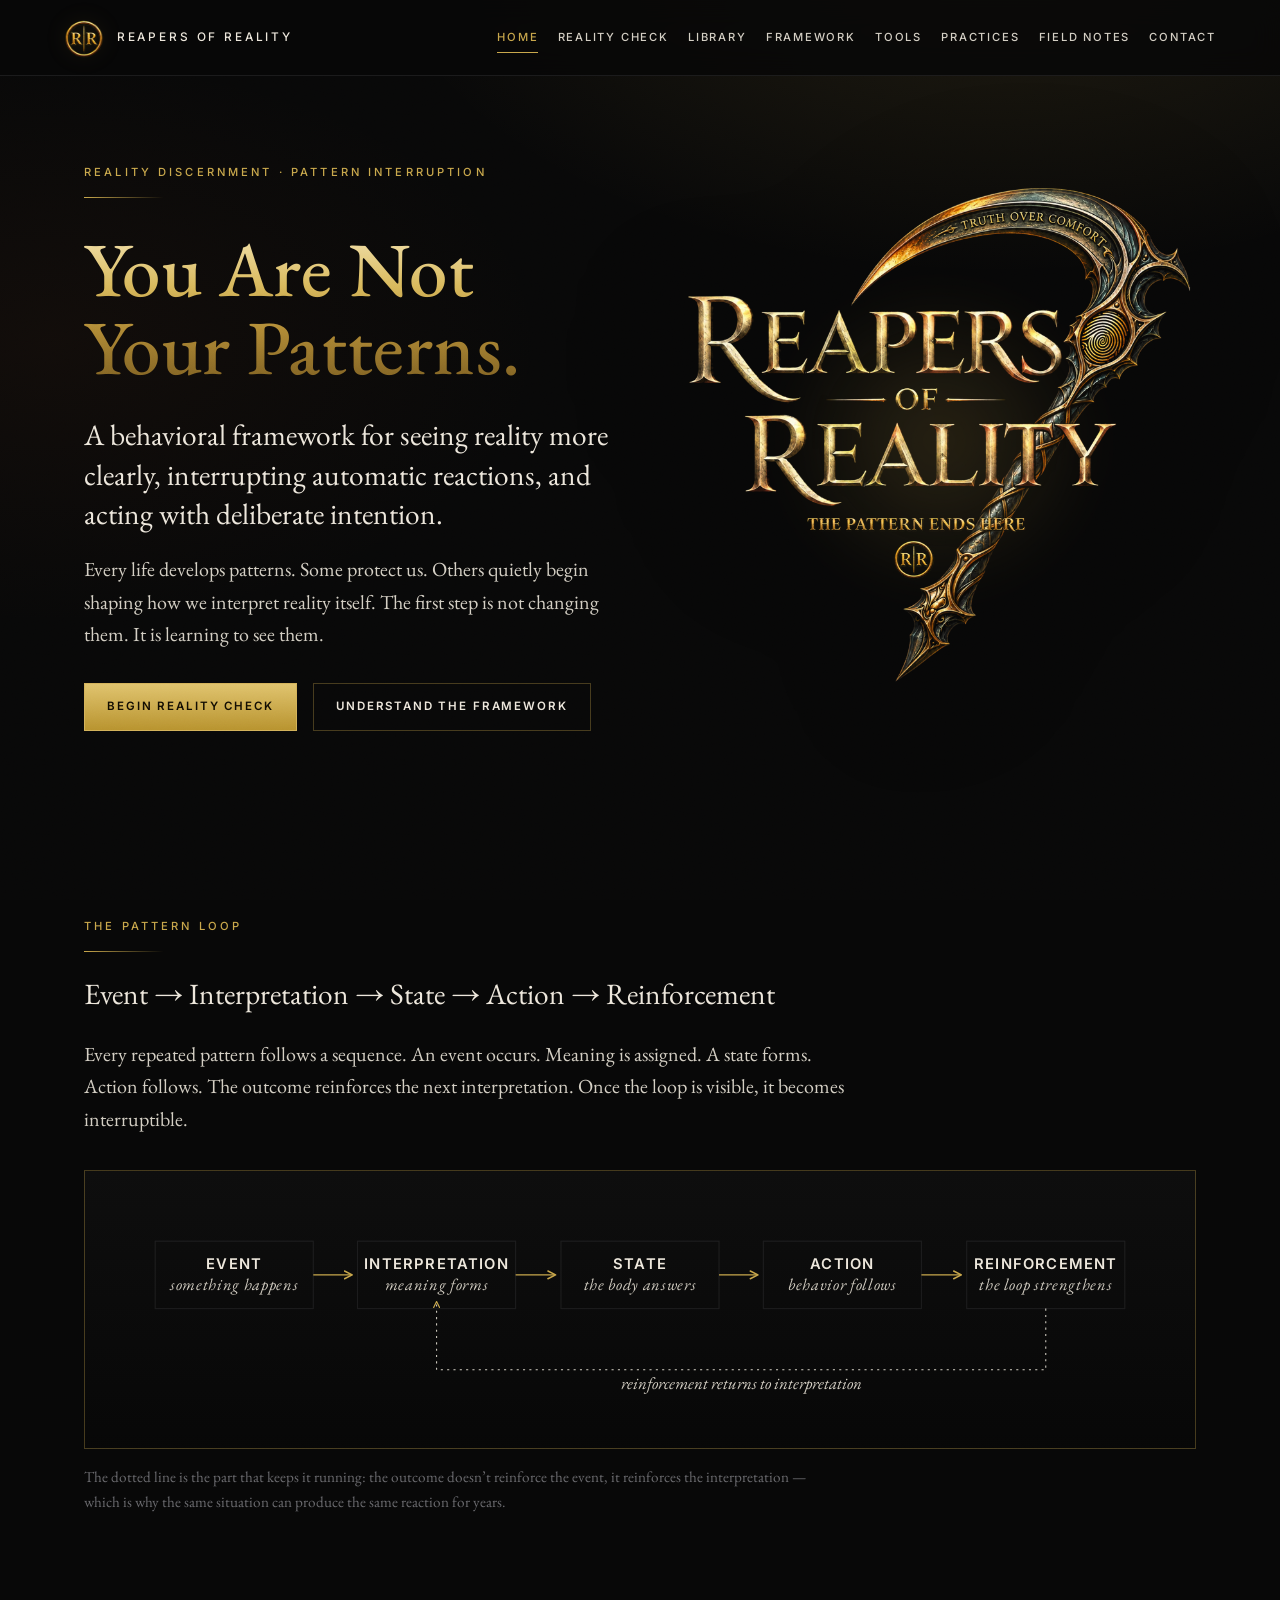
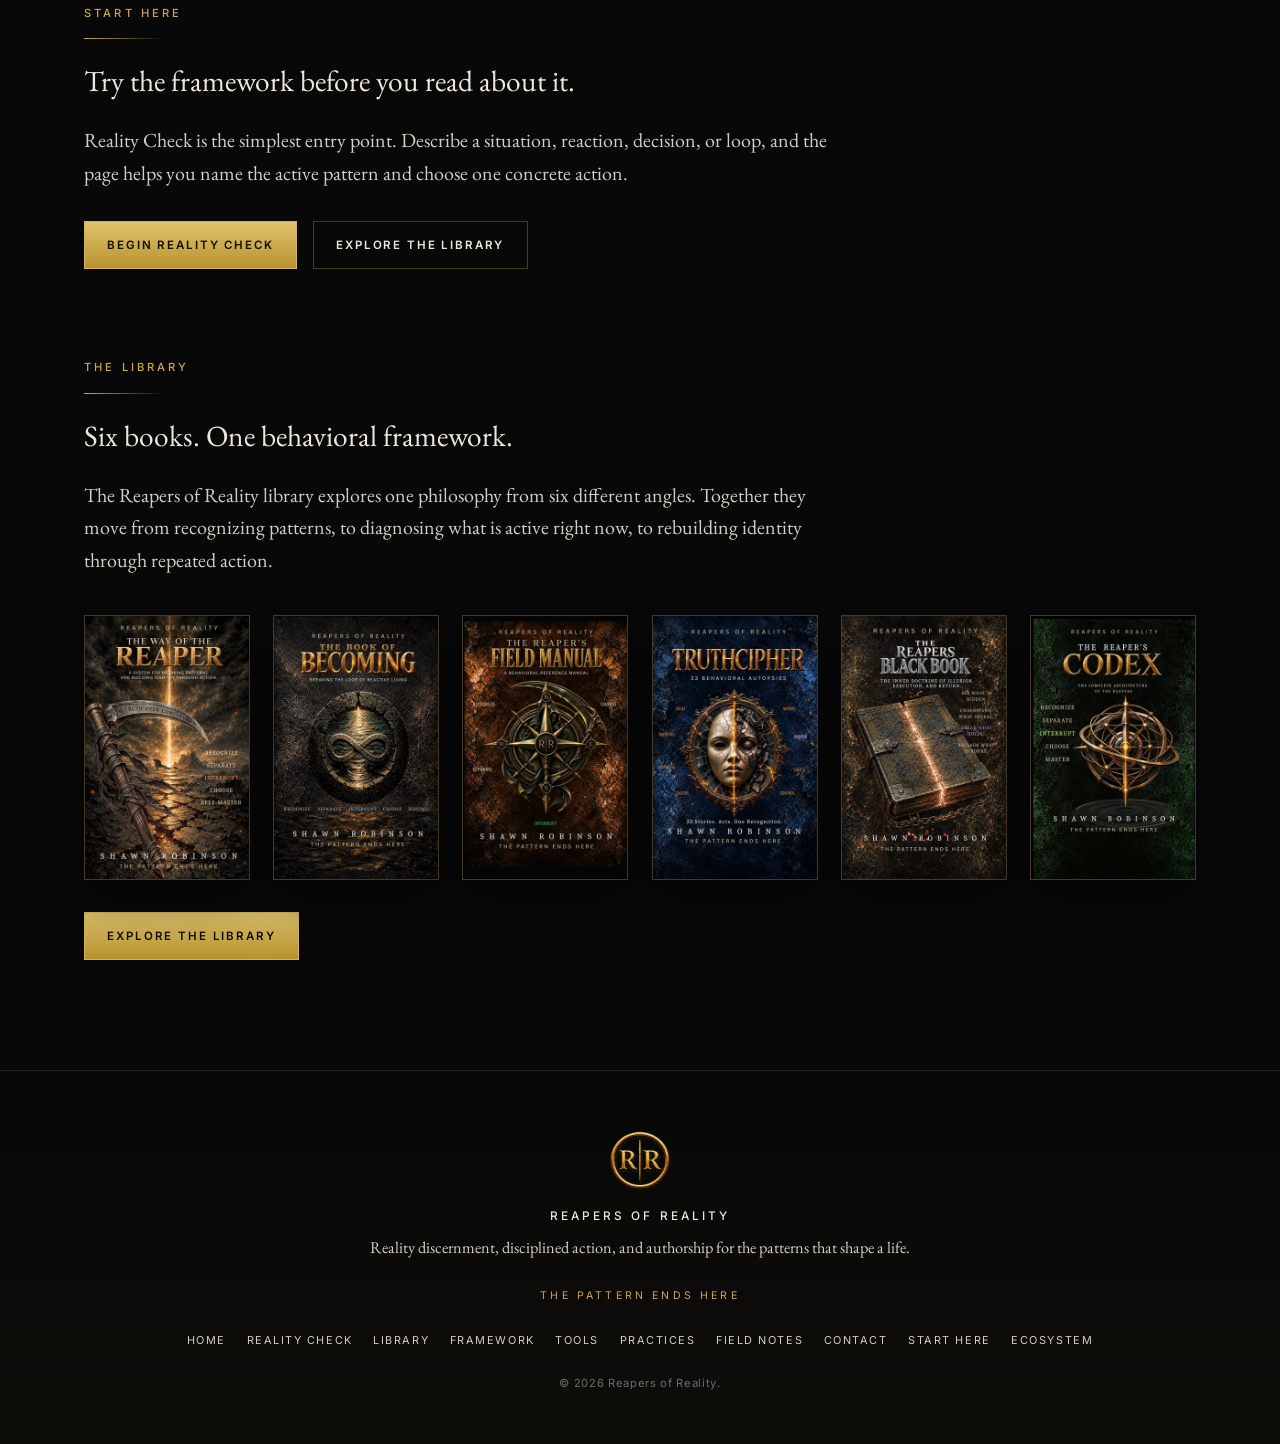
<file: index.html>
<!DOCTYPE html>
<html lang="en">
<head>
  <meta charset="UTF-8" />
  <meta name="viewport" content="width=device-width, initial-scale=1.0" />
  <title>Reapers of Reality | Reality Discernment and Pattern Interruption</title>
  <meta name="description" content="Reapers of Reality is a reality discernment framework for reducing distortion, interrupting reactive patterns, and acting from clearer contact with reality." />
  <meta property="og:title" content="Reapers of Reality | Reality Discernment and Pattern Interruption" />
  <meta property="og:description" content="Reapers of Reality is a reality discernment framework for reducing distortion, interrupting reactive patterns, and acting from clearer contact with reality." />
  <meta property="og:type" content="website" />
  <meta property="og:url" content="https://reaperofreality.com/" />
  <meta property="og:site_name" content="Reapers of Reality" />
  <meta name="twitter:card" content="summary_large_image" />
  <meta name="twitter:title" content="Reapers of Reality | Reality Discernment and Pattern Interruption" />
  <meta name="twitter:description" content="Reapers of Reality is a reality discernment framework for reducing distortion, interrupting reactive patterns, and acting from clearer contact with reality." />
    <meta property="og:image" content="https://reaperofreality.com/assets/brand/og-image.jpg" />
  <meta name="twitter:image" content="https://reaperofreality.com/assets/brand/og-image.jpg" />
  <link rel="canonical" href="https://reaperofreality.com/" />
  <link rel="icon" href="favicon.ico" sizes="any" />
  <link rel="icon" type="image/png" sizes="32x32" href="assets/brand/favicon-32.png" />
  <link rel="apple-touch-icon" href="assets/brand/apple-touch-icon.png" />
  <meta name="theme-color" content="#080808" />
  <link rel="preconnect" href="https://fonts.googleapis.com" />
  <link rel="preconnect" href="https://fonts.gstatic.com" crossorigin />
  <link rel="stylesheet" href="https://fonts.googleapis.com/css2?family=EB+Garamond:ital,wght@0,400;0,500;0,600;1,400&family=Inter:wght@400;500;600&display=swap" />
  <link rel="stylesheet" href="styles.css" />
</head>
<body>
  <header class="site-header">
    <a class="brand" href="index.html" aria-label="Reapers of Reality — home">
      <img class="brand-mark" src="assets/brand/rr-mark-96.png" width="40" height="40" alt="" />
      <span>REAPERS OF REALITY</span>
    </a>

    <button class="menu-toggle" aria-label="Open navigation">☰</button>

    <nav class="site-nav">
      <a href="index.html" aria-current="page">Home</a>
      <a href="reality-check.html">Reality Check</a>
      <a href="library.html">Library</a>
      <a href="framework.html">Framework</a>
      <a href="tools.html">Tools</a>
      <a href="practices.html">Practices</a>
      <a href="field-notes.html">Field Notes</a>
      <a href="contact.html">Contact</a>
    </nav>
  </header>

  <main>
    <section class="hero hero-home">
      <div class="hero-copy-block">
        <p class="eyebrow">Reality Discernment &middot; Pattern Interruption</p>

        <h1>You Are Not Your Patterns.</h1>

        <p class="hero-subline">
          A behavioral framework for seeing reality more clearly, interrupting automatic reactions, and acting with deliberate intention.
        </p>

        <p class="hero-copy">
          Every life develops patterns. Some protect us. Others quietly begin shaping how we interpret reality itself. The first step is not changing them. It is learning to see them.
        </p>

        <div class="hero-actions">
          <a class="button primary" href="reality-check.html">Begin Reality Check</a>
          <a class="button secondary" href="framework.html">Understand the Framework</a>
        </div>
      </div>

      <div class="hero-logo">
        <picture>
          <source type="image/webp" srcset="assets/brand/reapers-logo-800.webp 800w, assets/brand/reapers-logo.webp 1200w" sizes="(max-width: 900px) 80vw, 600px" />
          <img src="assets/brand/reapers-logo-800.webp" width="800" height="785" alt="Reapers of Reality — The Pattern Ends Here" />
        </picture>
      </div>
    </section>

    <section class="content-section">
      <p class="eyebrow">The Pattern Loop</p>

      <h2 class="hero-subline">
        Event → Interpretation → State → Action → Reinforcement
      </h2>

      <p class="hero-copy">
        Every repeated pattern follows a sequence. An event occurs. Meaning is assigned. A state forms. Action follows. The outcome reinforces the next interpretation. Once the loop is visible, it becomes interruptible.
      </p>

      <div class="diagram-wrap">
        <svg viewBox="0 0 1000 210" xmlns="http://www.w3.org/2000/svg" role="img" aria-labelledby="thome dhome">
  <title id="thome">The Pattern Loop diagram</title>
  <desc id="dhome">Event leads to Interpretation, to State, to Action, to Reinforcement, which loops back to Interpretation.</desc>
  <defs>
    <marker id="arrowhome" viewBox="0 0 10 10" refX="8" refY="5" markerWidth="7" markerHeight="7" orient="auto-start-reverse">
      <path d="M1 1L9 5L1 9" fill="none" stroke="var(--gold)" stroke-width="1.6" stroke-linecap="round" stroke-linejoin="round"/>
    </marker>
  </defs>
  
    <g>
      <rect x="40" y="40" width="150" height="64" fill="none" stroke="var(--border)" stroke-width="1"/>
      <text x="115.0" y="66.0" text-anchor="middle" fill="var(--bone)" class="diagram-node-label">EVENT</text>
      <text x="115.0" y="86.0" text-anchor="middle" fill="var(--bone-soft)" class="diagram-node-sub" letter-spacing="0.04em">something happens</text>
    </g>
    <g>
      <rect x="232" y="40" width="150" height="64" fill="none" stroke="var(--border)" stroke-width="1"/>
      <text x="307.0" y="66.0" text-anchor="middle" fill="var(--bone)" class="diagram-node-label">INTERPRETATION</text>
      <text x="307.0" y="86.0" text-anchor="middle" fill="var(--bone-soft)" class="diagram-node-sub" letter-spacing="0.04em">meaning forms</text>
    </g>
    <g>
      <rect x="425" y="40" width="150" height="64" fill="none" stroke="var(--border)" stroke-width="1"/>
      <text x="500.0" y="66.0" text-anchor="middle" fill="var(--bone)" class="diagram-node-label">STATE</text>
      <text x="500.0" y="86.0" text-anchor="middle" fill="var(--bone-soft)" class="diagram-node-sub" letter-spacing="0.04em">the body answers</text>
    </g>
    <g>
      <rect x="617" y="40" width="150" height="64" fill="none" stroke="var(--border)" stroke-width="1"/>
      <text x="692.0" y="66.0" text-anchor="middle" fill="var(--bone)" class="diagram-node-label">ACTION</text>
      <text x="692.0" y="86.0" text-anchor="middle" fill="var(--bone-soft)" class="diagram-node-sub" letter-spacing="0.04em">behavior follows</text>
    </g>
    <g>
      <rect x="810" y="40" width="150" height="64" fill="none" stroke="var(--border)" stroke-width="1"/>
      <text x="885.0" y="66.0" text-anchor="middle" fill="var(--bone)" class="diagram-node-label">REINFORCEMENT</text>
      <text x="885.0" y="86.0" text-anchor="middle" fill="var(--bone-soft)" class="diagram-node-sub" letter-spacing="0.04em">the loop strengthens</text>
    </g>
  <line x1="190" y1="72.0" x2="226" y2="72.0" stroke="var(--gold)" stroke-width="1.3" marker-end="url(#arrowhome)"/><line x1="382" y1="72.0" x2="419" y2="72.0" stroke="var(--gold)" stroke-width="1.3" marker-end="url(#arrowhome)"/><line x1="575" y1="72.0" x2="611" y2="72.0" stroke="var(--gold)" stroke-width="1.3" marker-end="url(#arrowhome)"/><line x1="767" y1="72.0" x2="804" y2="72.0" stroke="var(--gold)" stroke-width="1.3" marker-end="url(#arrowhome)"/>
  
    <path d="M 885.0 104 L 885.0 162 L 307.0 162 L 307.0 98"
          fill="none" stroke="var(--bone-soft)" stroke-width="1" stroke-dasharray="2 4" marker-end="url(#arrowhome)"/>
    <text x="596.0" y="180" text-anchor="middle" fill="var(--bone-soft)" class="diagram-tag">reinforcement returns to interpretation</text>
</svg>
      </div>
      <p class="diagram-caption">
        The dotted line is the part that keeps it running: the outcome doesn’t reinforce the event, it reinforces the interpretation — which is why the same situation can produce the same reaction for years.
      </p>
    </section>

    <section class="content-section">
      <p class="eyebrow">Start Here</p>

      <h2 class="hero-subline">
        Try the framework before you read about it.
      </h2>

      <p class="hero-copy">
        Reality Check is the simplest entry point. Describe a situation, reaction, decision, or loop, and the page helps you name the active pattern and choose one concrete action.
      </p>

      <div class="hero-actions">
        <a class="button primary" href="reality-check.html">Begin Reality Check</a>
        <a class="button secondary" href="library.html">Explore the Library</a>
      </div>
    </section>
    <section class="content-section wide">
      <p class="eyebrow">The Library</p>

      <h2 class="hero-subline">
        Six books. One behavioral framework.
      </h2>

      <p class="hero-copy">
        The Reapers of Reality library explores one philosophy from six different
        angles. Together they move from recognizing patterns, to diagnosing what is
        active right now, to rebuilding identity through repeated action.
      </p>

      <ul class="cover-strip">
        <li><a class="cover-tile" data-book="way-of-the-reaper" href="library.html#way-of-the-reaper"><img src="assets/books/thumbs/way-of-the-reaper.jpg" width="360" height="576" alt="The Way of the Reaper — cover" loading="lazy" /></a></li>
        <li><a class="cover-tile" data-book="book-of-becoming" href="library.html#book-of-becoming"><img src="assets/books/thumbs/book-of-becoming.jpg" width="360" height="576" alt="The Book of Becoming — cover" loading="lazy" /></a></li>
        <li><a class="cover-tile" data-book="field-manual" href="library.html#field-manual"><img src="assets/books/thumbs/reapers-field-manual.jpg" width="360" height="576" alt="The Reaper's Field Manual — cover" loading="lazy" /></a></li>
        <li><a class="cover-tile" data-book="truthcipher" href="library.html#truthcipher"><img src="assets/books/thumbs/truthcipher.jpg" width="360" height="576" alt="TRUTHCIPHER — cover" loading="lazy" /></a></li>
        <li><a class="cover-tile" data-book="black-book" href="library.html#black-book"><img src="assets/books/thumbs/reapers-black-book.jpg" width="360" height="576" alt="The Reapers Black Book — cover" loading="lazy" /></a></li>
        <li><a class="cover-tile" data-book="codex" href="library.html#codex"><img src="assets/books/thumbs/reapers-codex.jpg" width="360" height="576" alt="The Reaper's Codex — cover" loading="lazy" /></a></li>
      </ul>

      <div class="hero-actions">
        <a class="button primary" href="library.html">Explore the Library</a>
      </div>
    </section>
  </main>

  <footer class="site-footer">
    <div class="footer-inner">
      <img class="footer-mark" src="assets/brand/rr-mark-192.png" width="64" height="64" alt="" />
      <p class="footer-brand">Reapers of Reality</p>
      <p class="footer-line">Reality discernment, disciplined action, and authorship for the patterns that shape a life.</p>
      <p class="footer-tag">The Pattern Ends Here</p>
      <nav class="footer-nav" aria-label="Footer navigation">
        <a href="index.html">Home</a>
        <a href="reality-check.html">Reality Check</a>
        <a href="library.html">Library</a>
        <a href="framework.html">Framework</a>
        <a href="tools.html">Tools</a>
        <a href="practices.html">Practices</a>
        <a href="field-notes.html">Field Notes</a>
        <a href="contact.html">Contact</a>
        <a href="start-here.html">Start Here</a>
        <a href="ecosystem.html">Ecosystem</a>
      </nav>
      <p class="footer-copy">&copy; 2026 Reapers of Reality.</p>
    </div>
  </footer>

  <script src="script.js"></script>
</body>
</html>
</file>
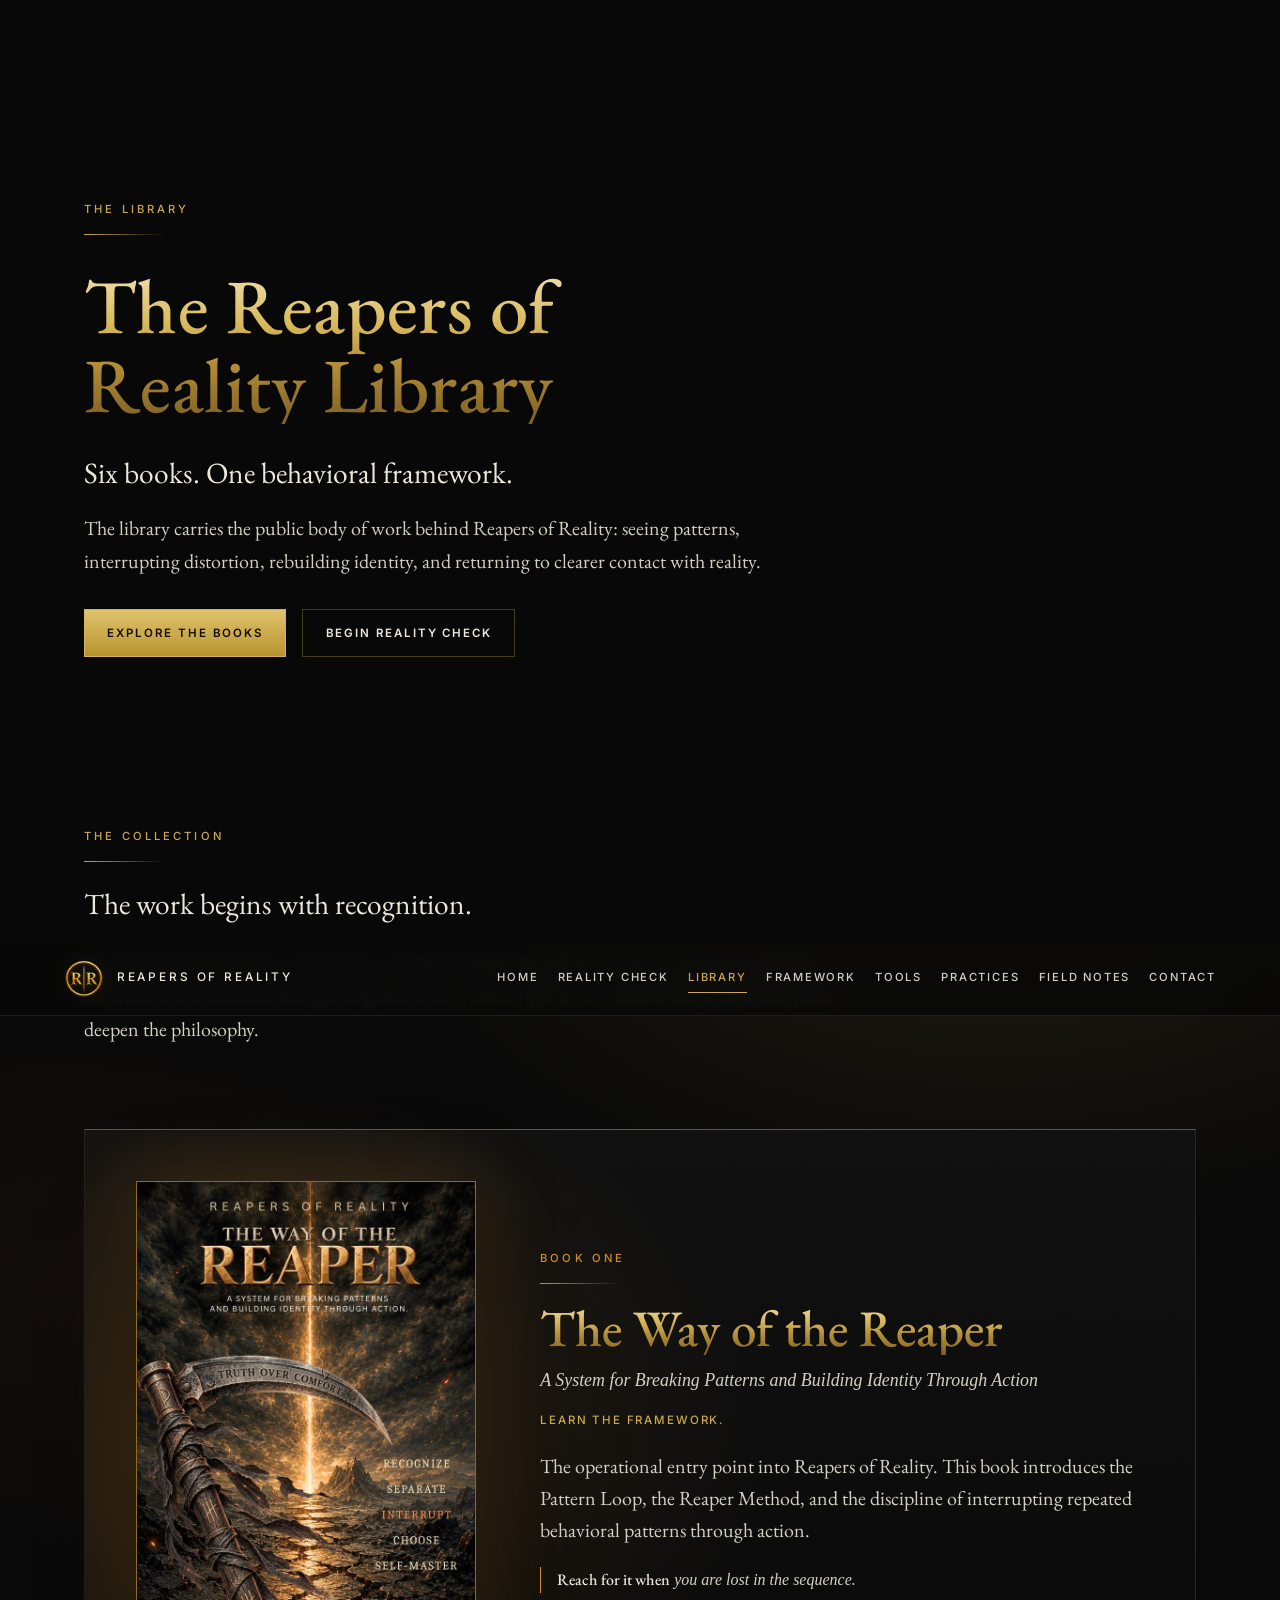
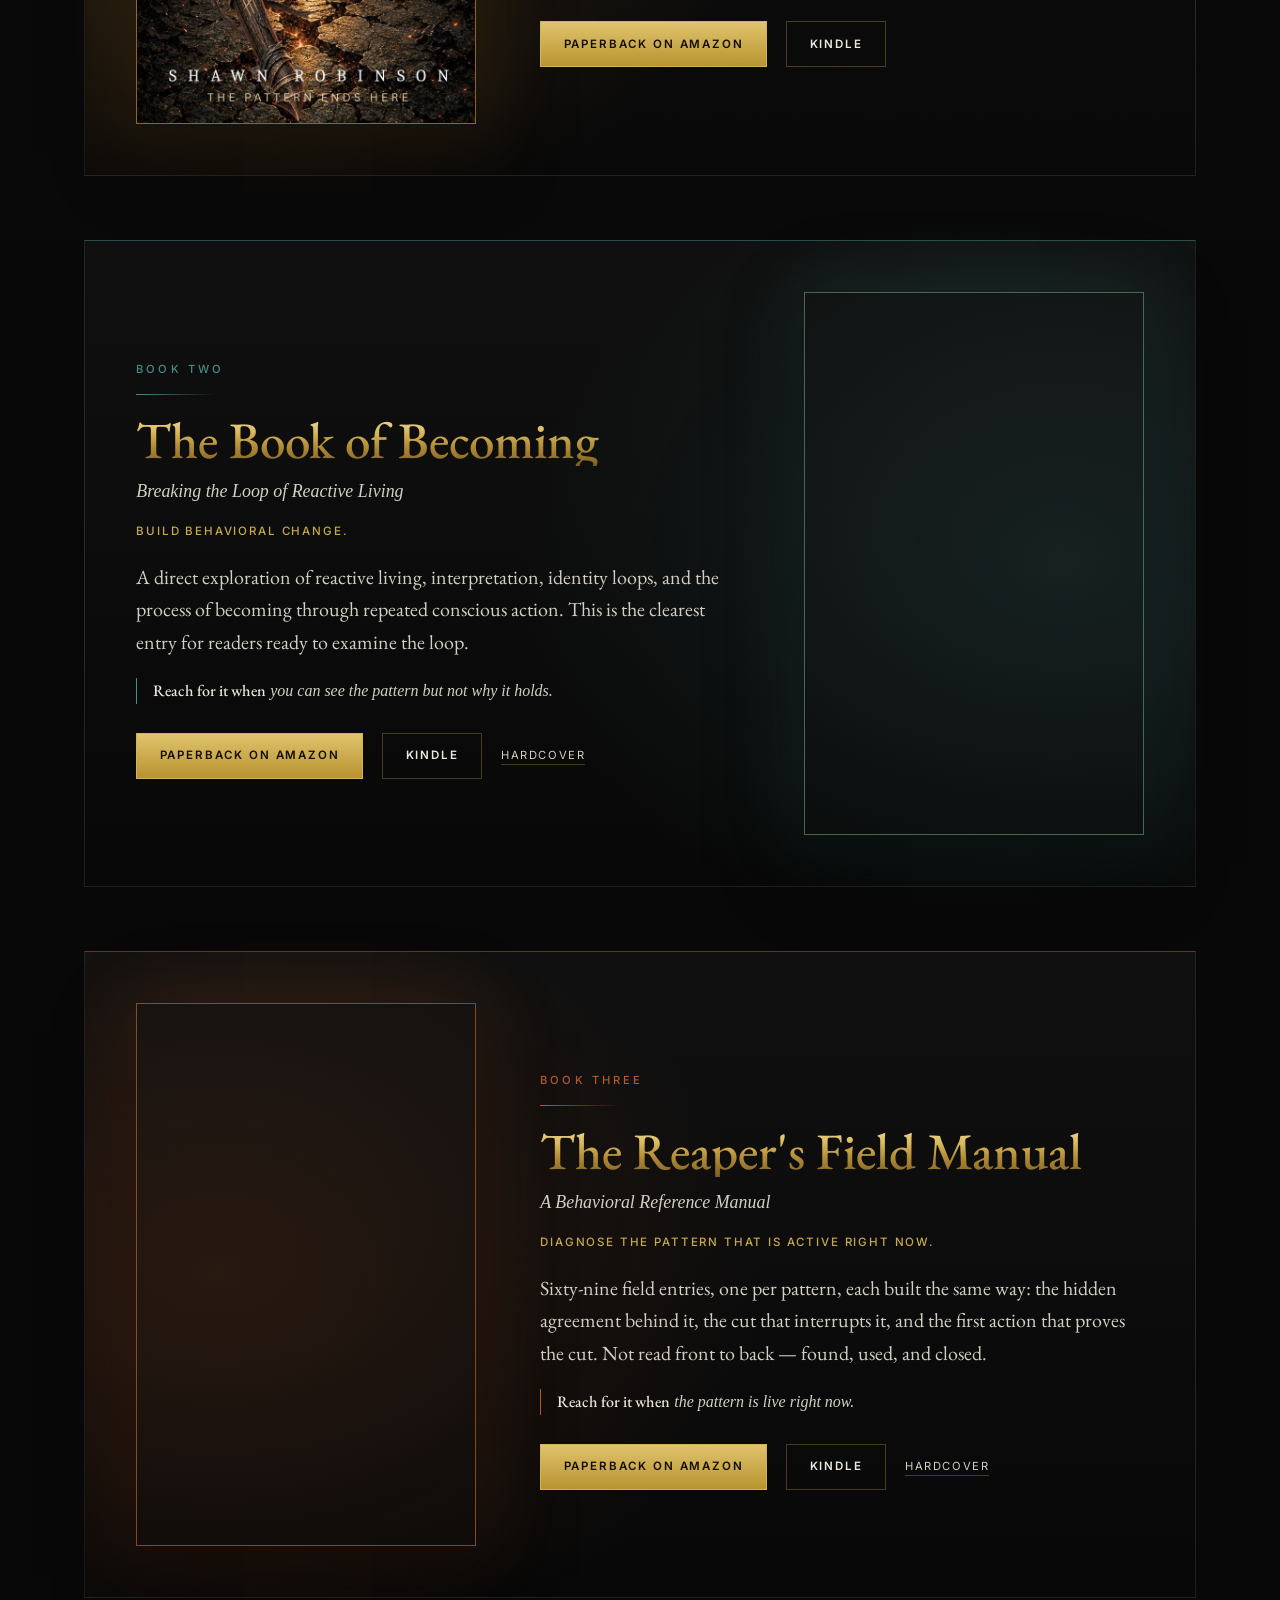
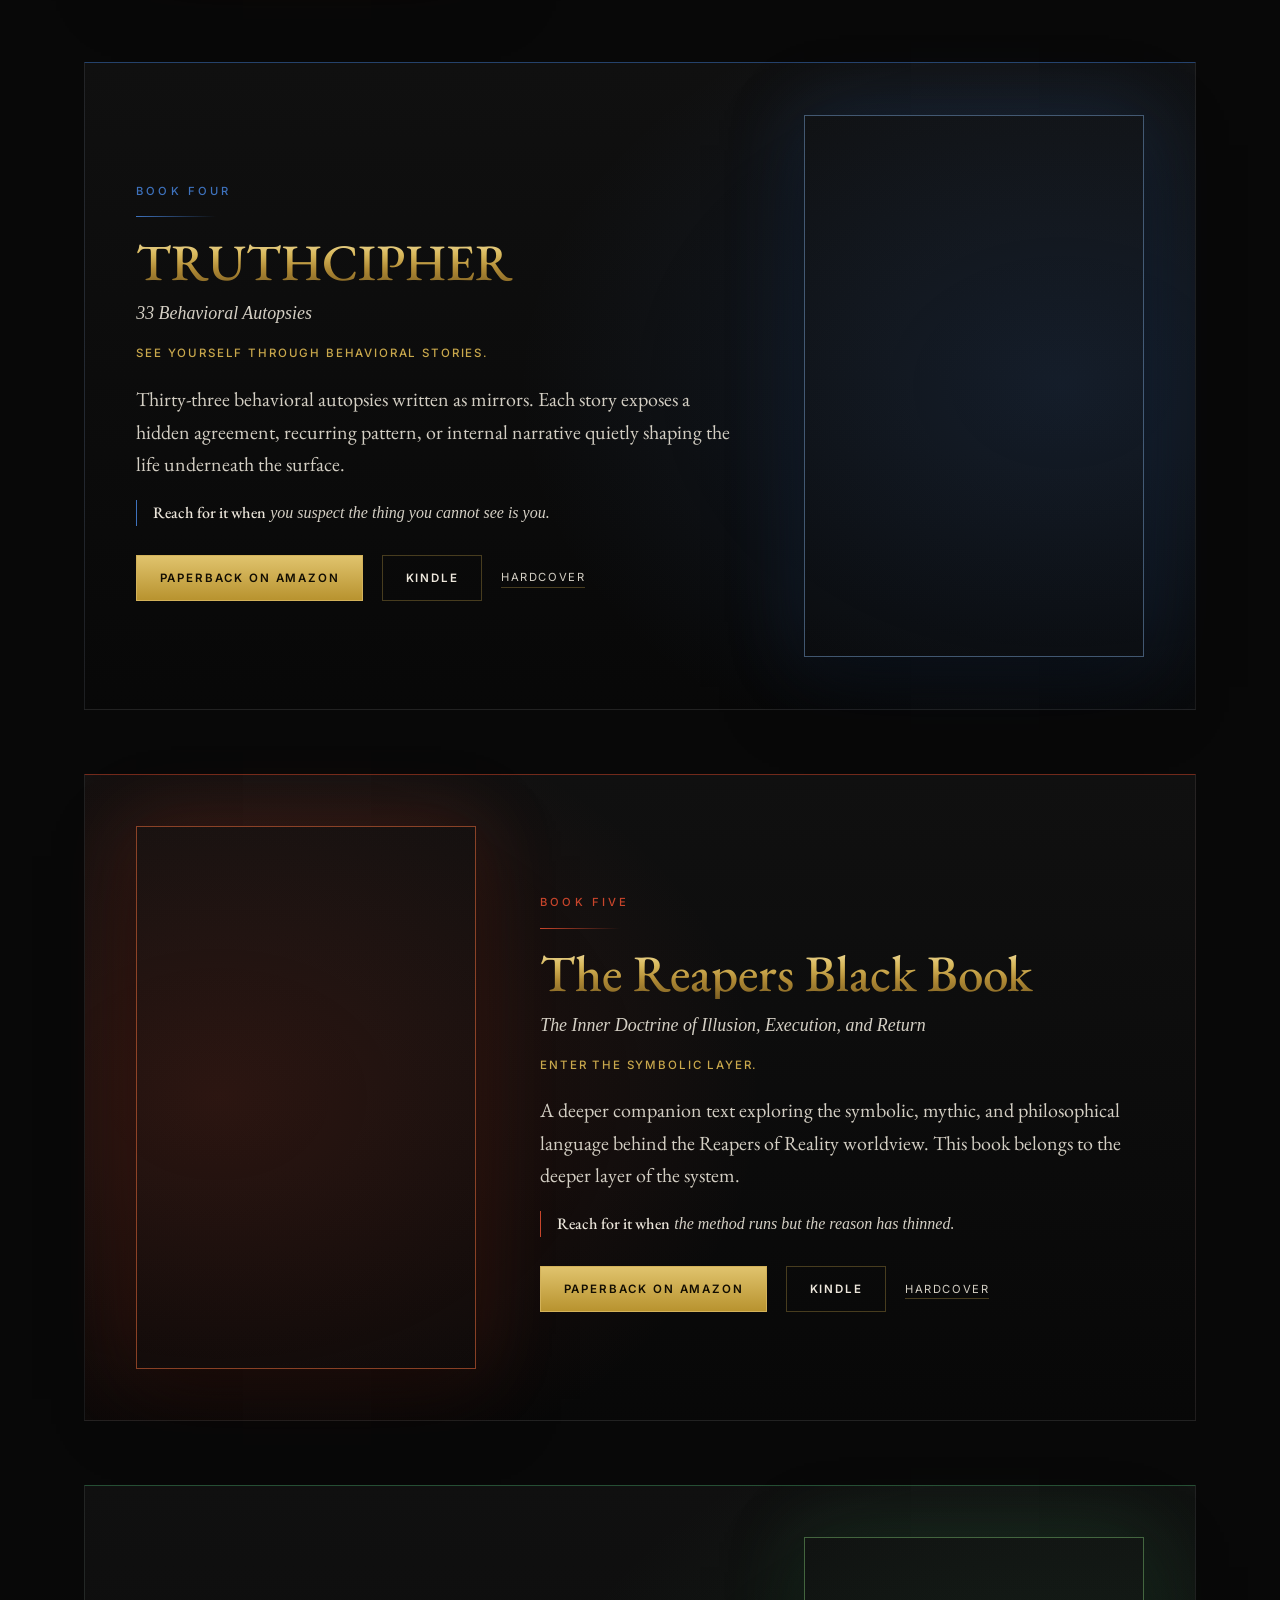
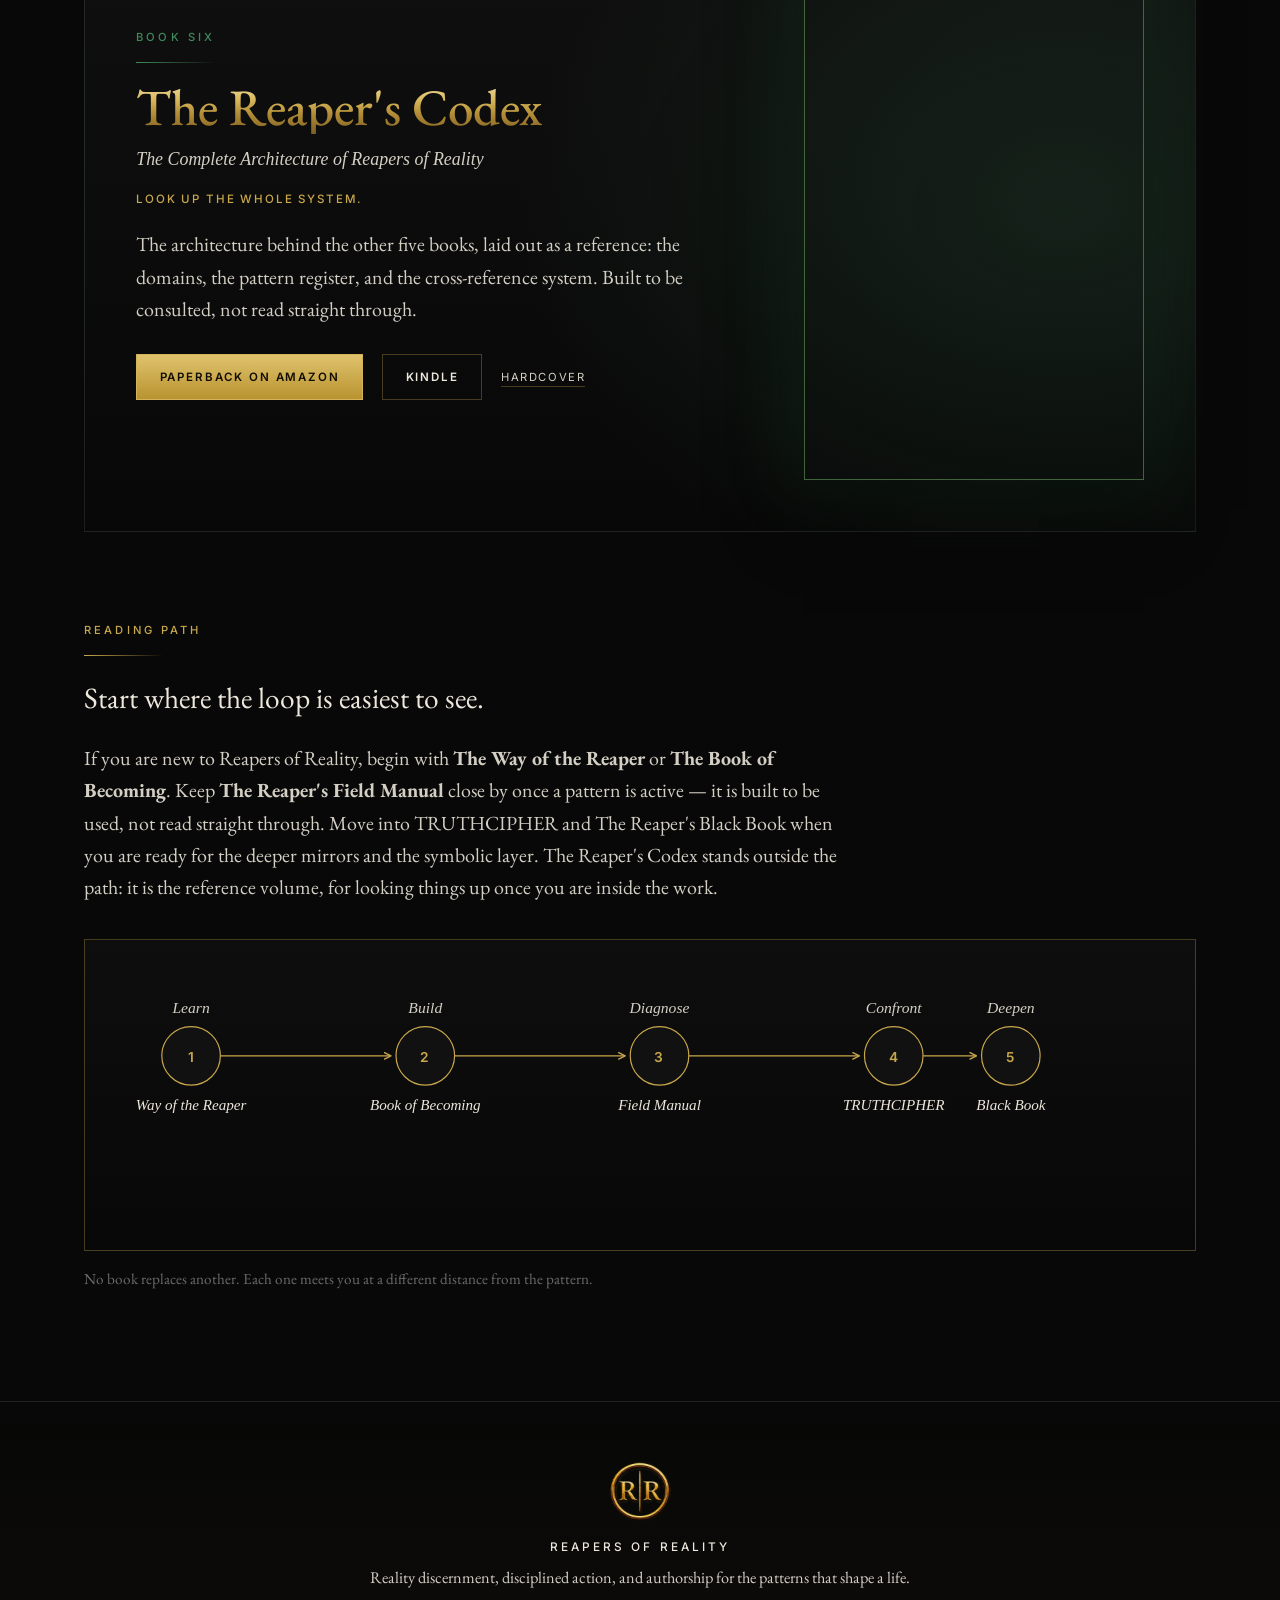
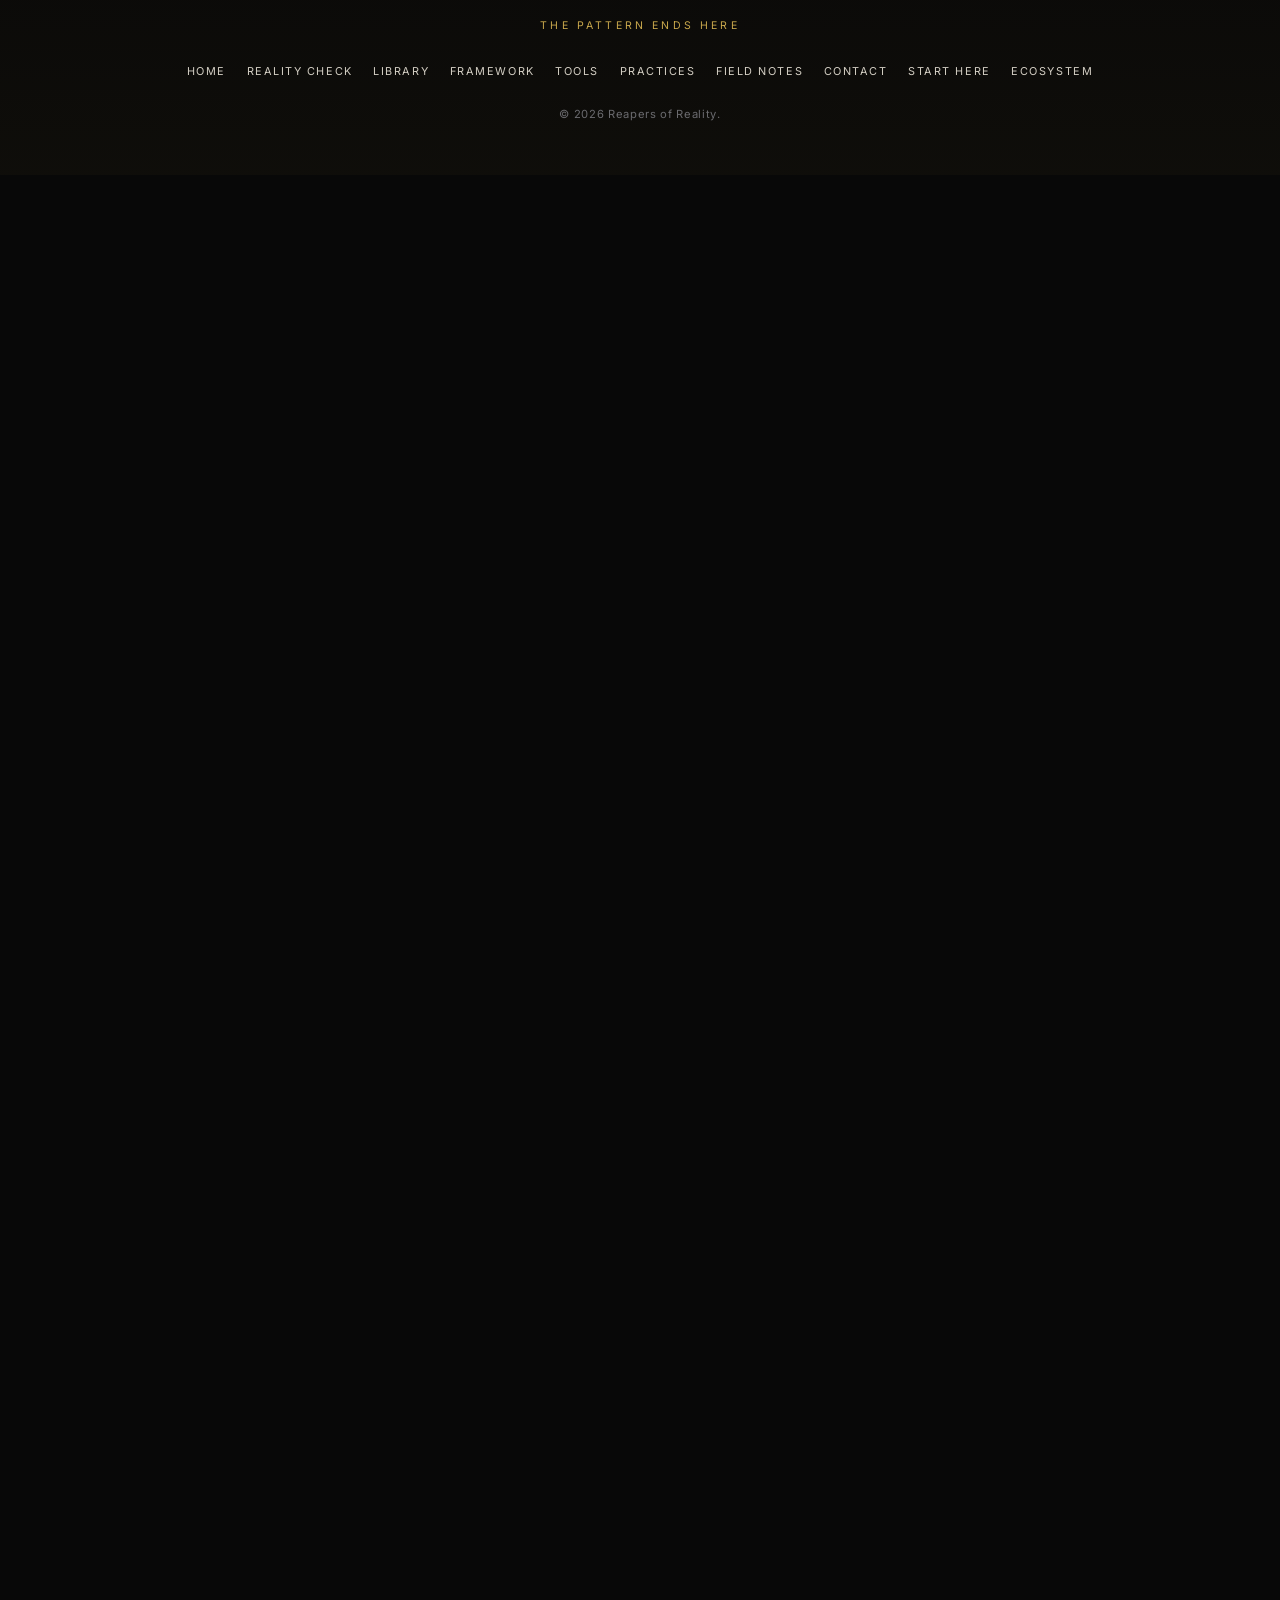
<file: book.html>
<!DOCTYPE html>
<html lang="en">
<head>
  <meta charset="UTF-8" />
  <meta name="viewport" content="width=device-width, initial-scale=1.0" />
  <title>Moved | Reapers of Reality</title>
  <meta name="robots" content="noindex" />
  <link rel="canonical" href="https://reaperofreality.com/library.html#way-of-the-reaper" />
  <meta http-equiv="refresh" content="0; url=library.html#way-of-the-reaper" />
</head>
<body>
  <p>This page has moved. <a href="library.html#way-of-the-reaper">Continue to the new page</a>.</p>
</body>
</html>
</file>
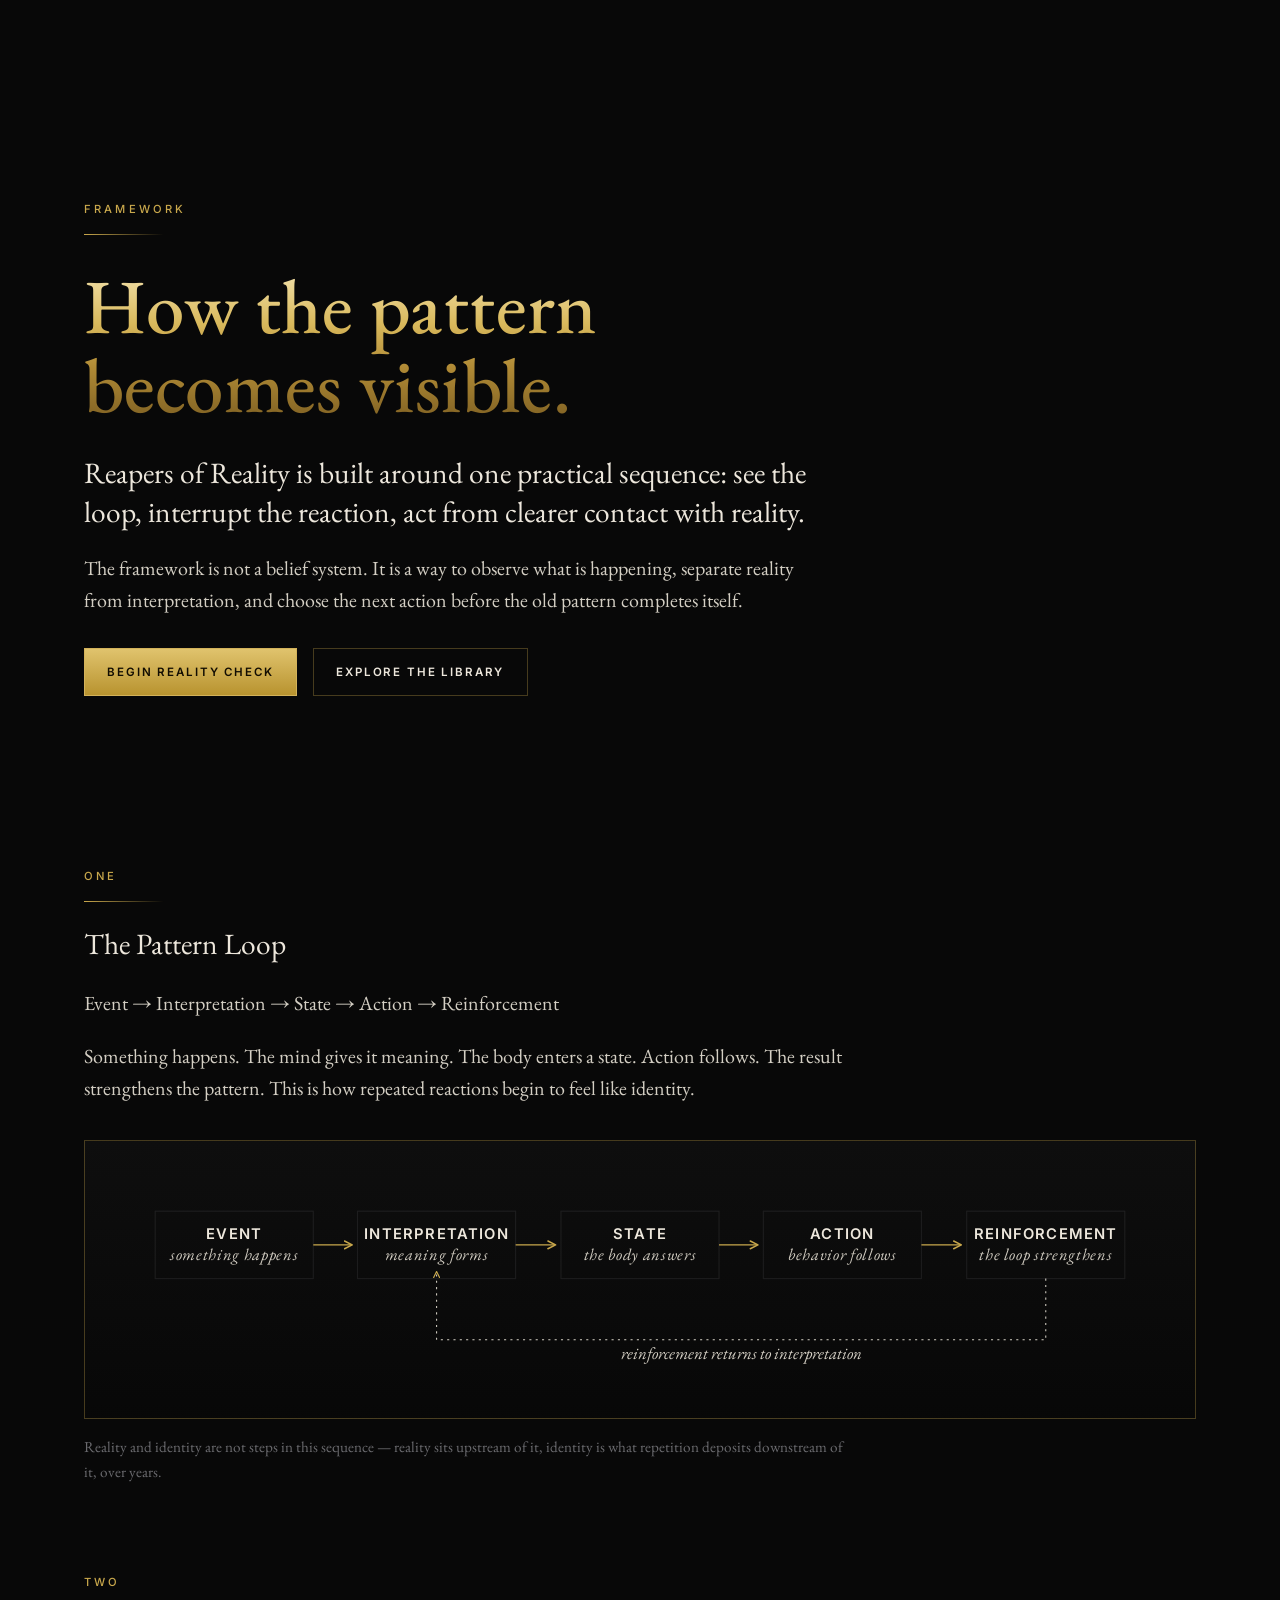
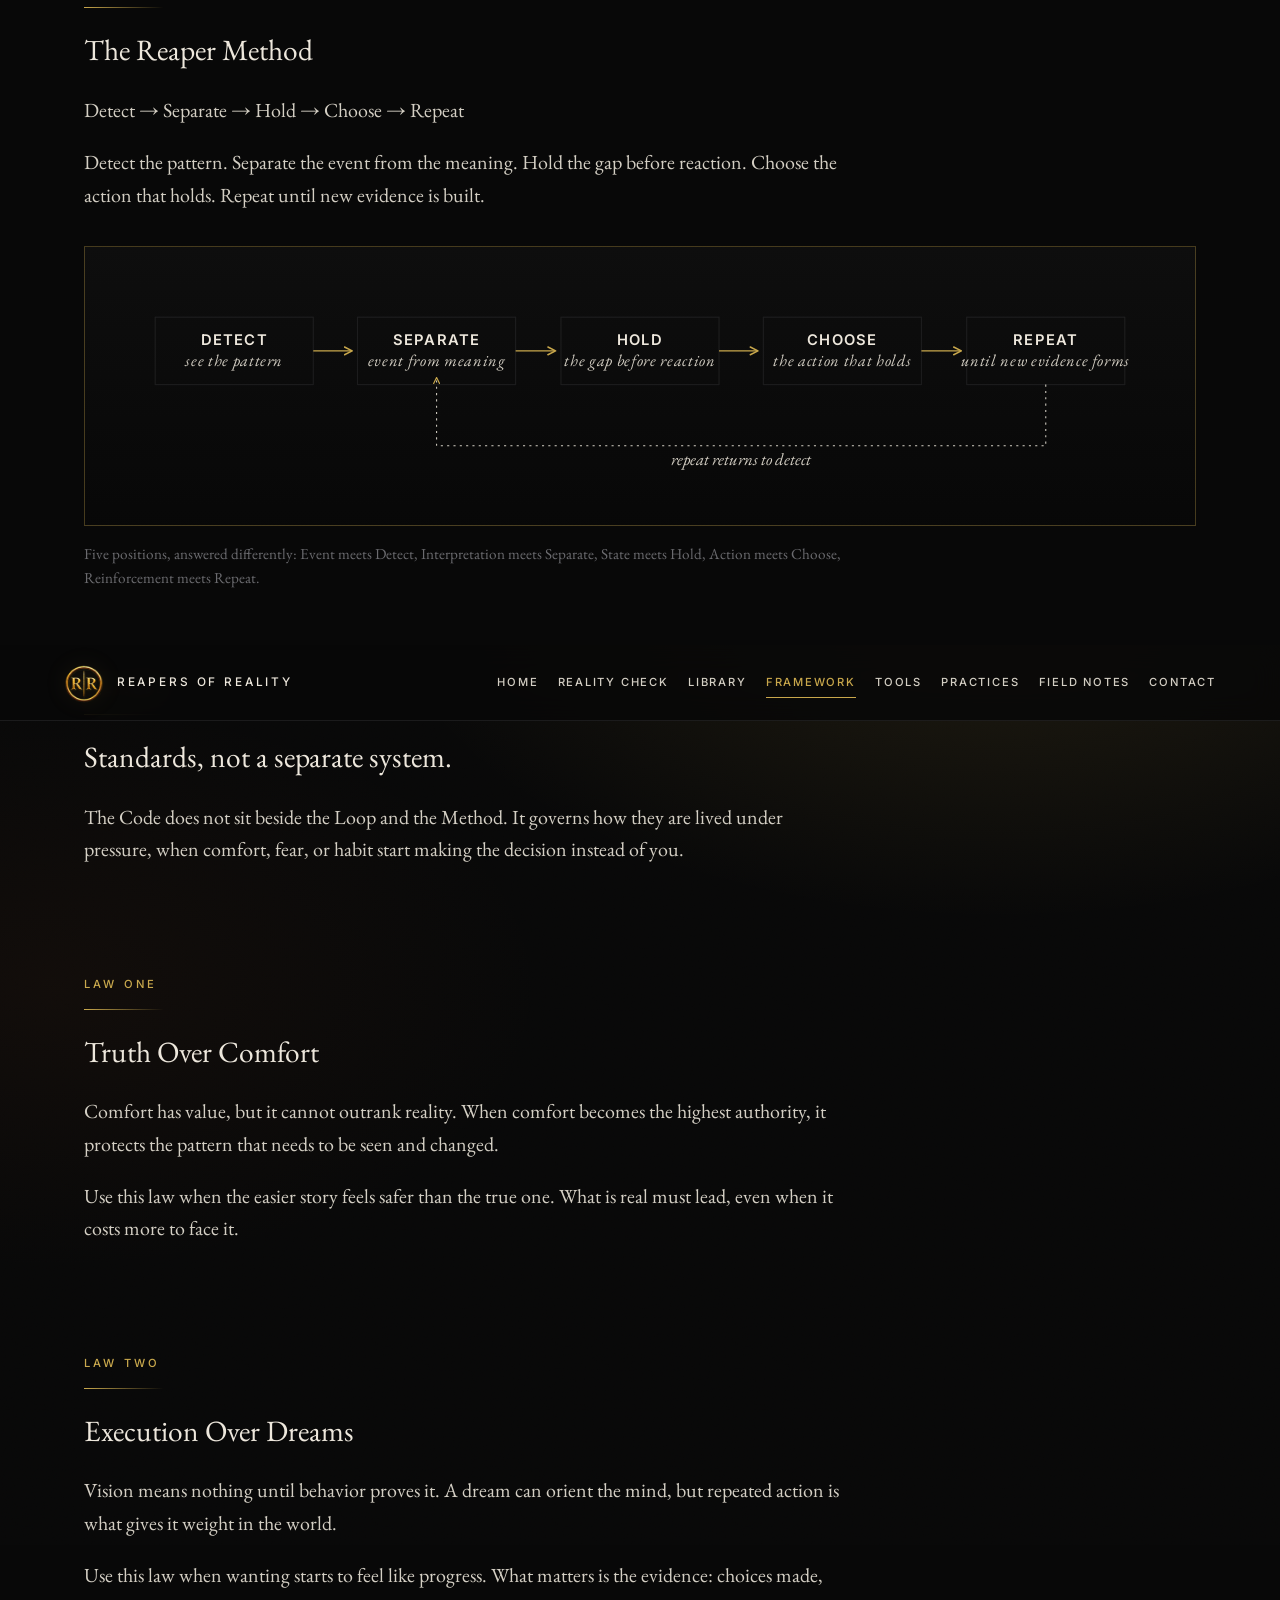
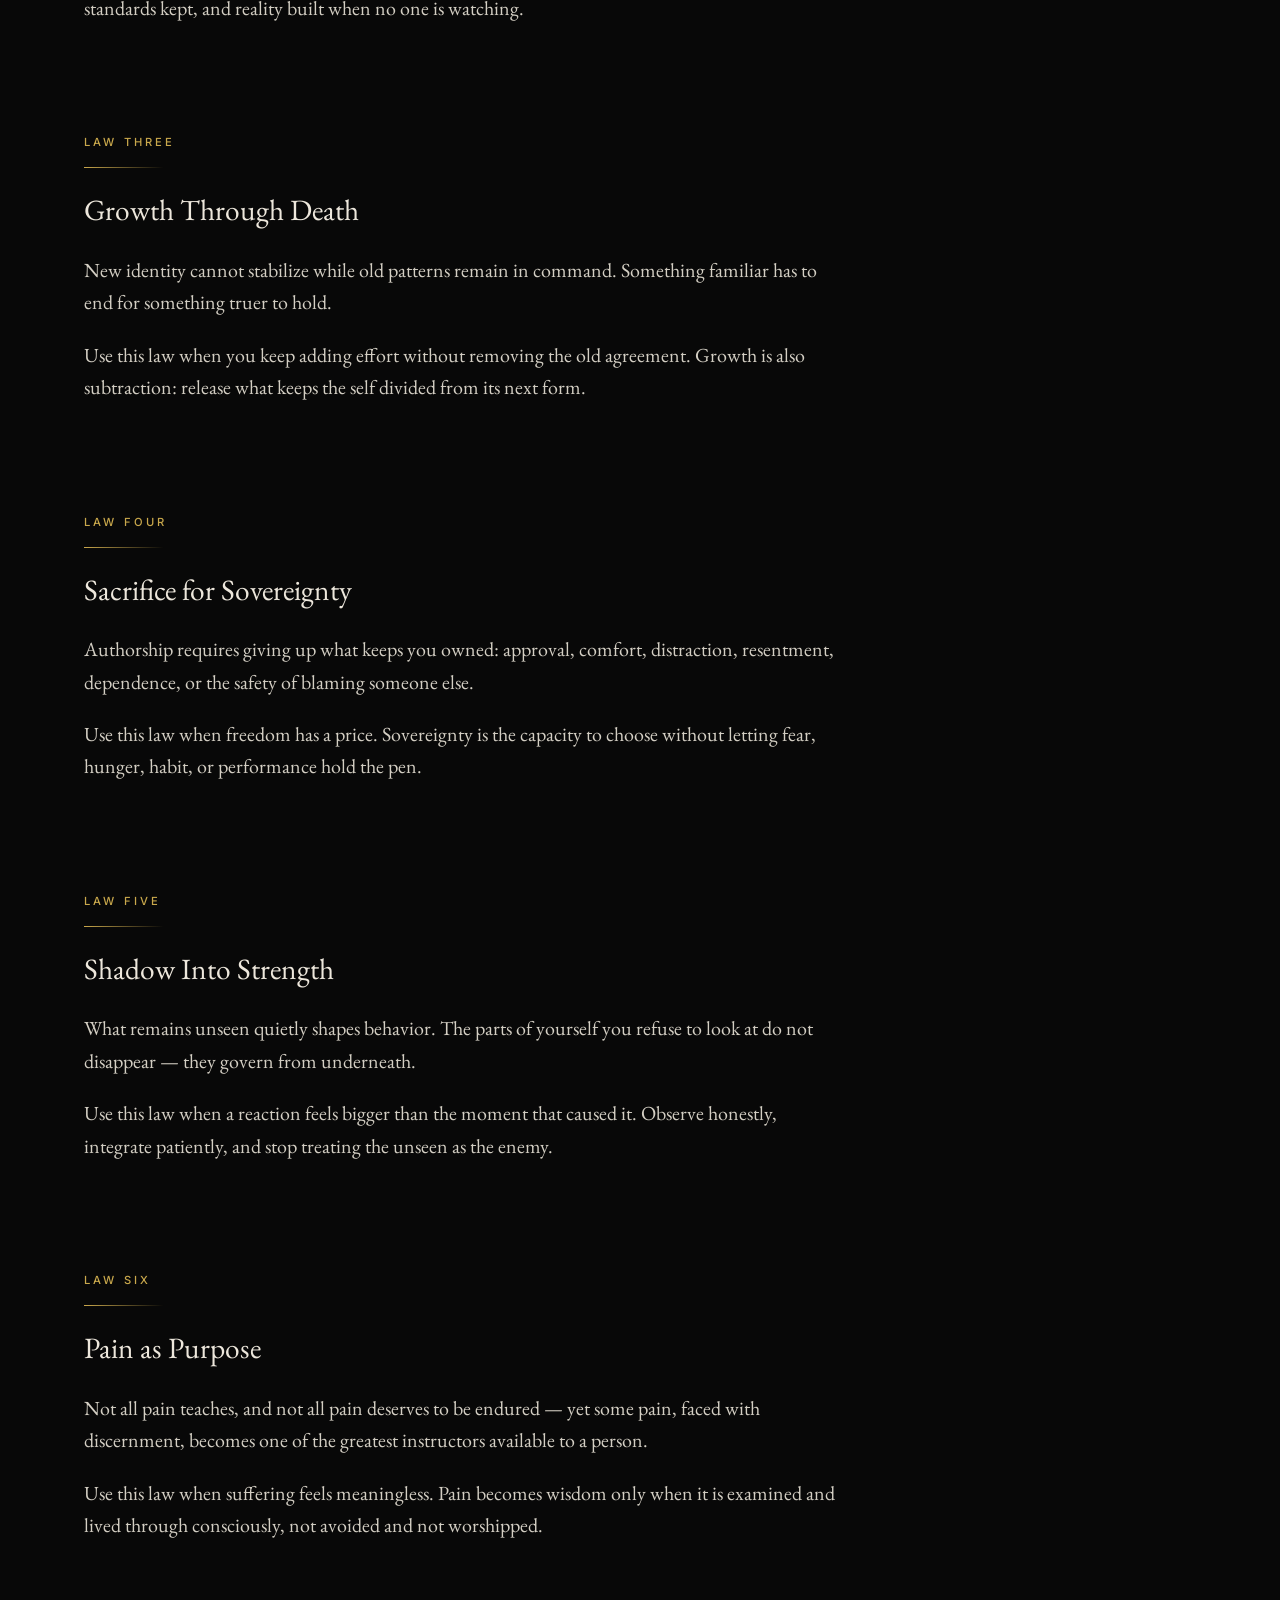
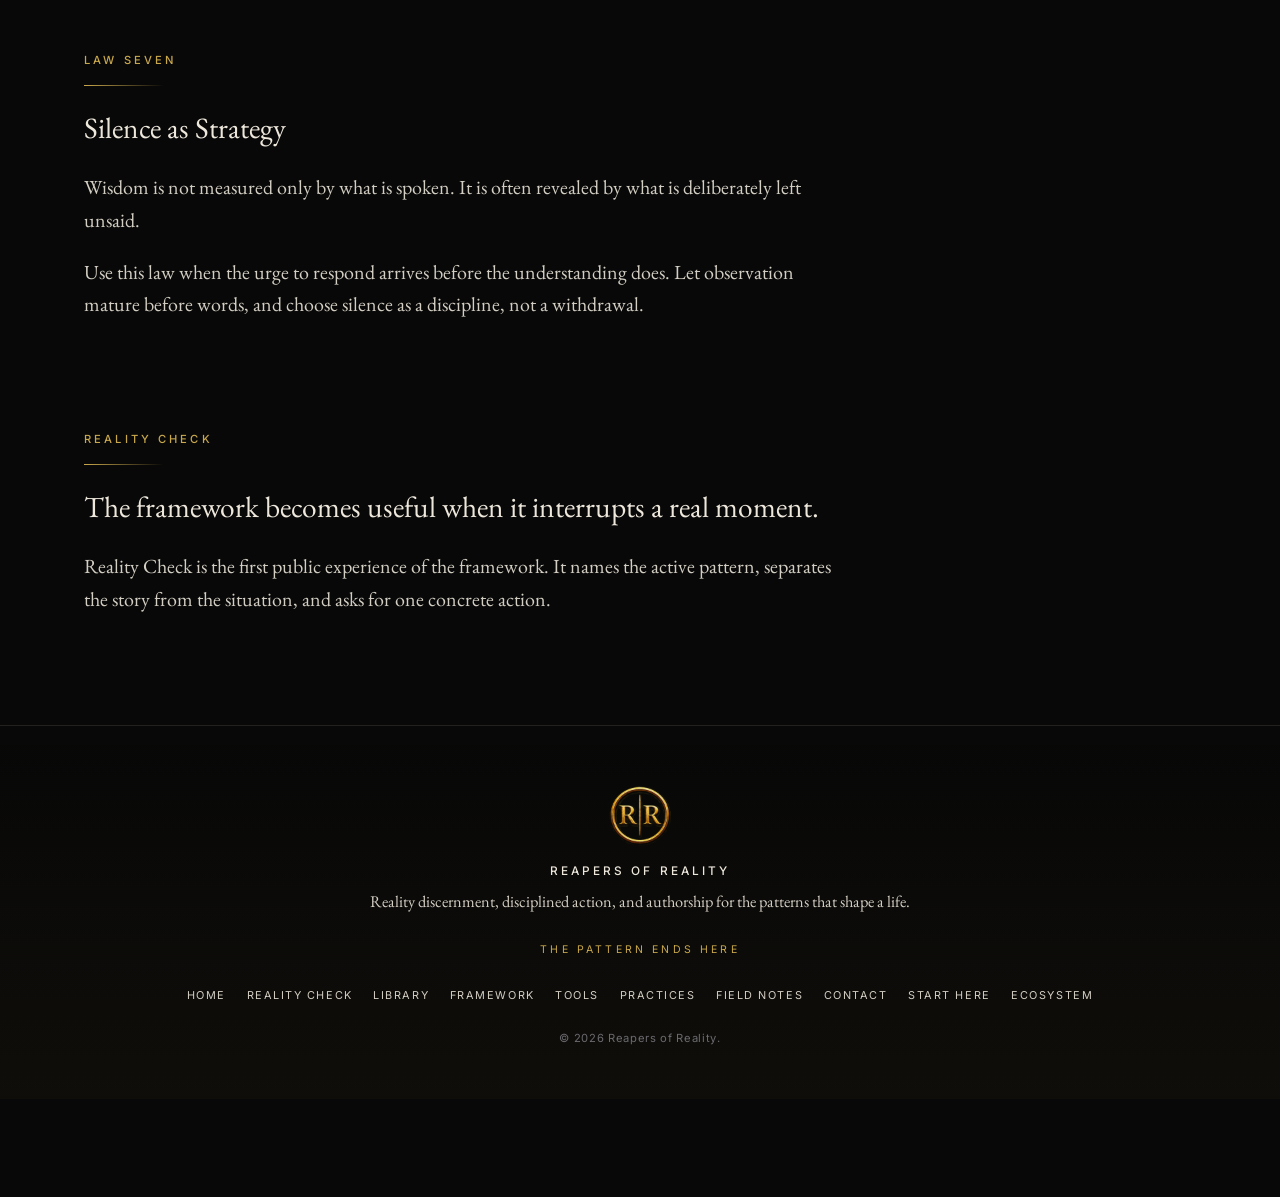
<file: code.html>
<!DOCTYPE html>
<html lang="en">
<head>
  <meta charset="UTF-8" />
  <meta name="viewport" content="width=device-width, initial-scale=1.0" />
  <title>Moved | Reapers of Reality</title>
  <meta name="robots" content="noindex" />
  <link rel="canonical" href="https://reaperofreality.com/framework.html#the-code" />
  <meta http-equiv="refresh" content="0; url=framework.html#the-code" />
</head>
<body>
  <p>This page has moved. <a href="framework.html#the-code">Continue to the new page</a>.</p>
</body>
</html>
</file>
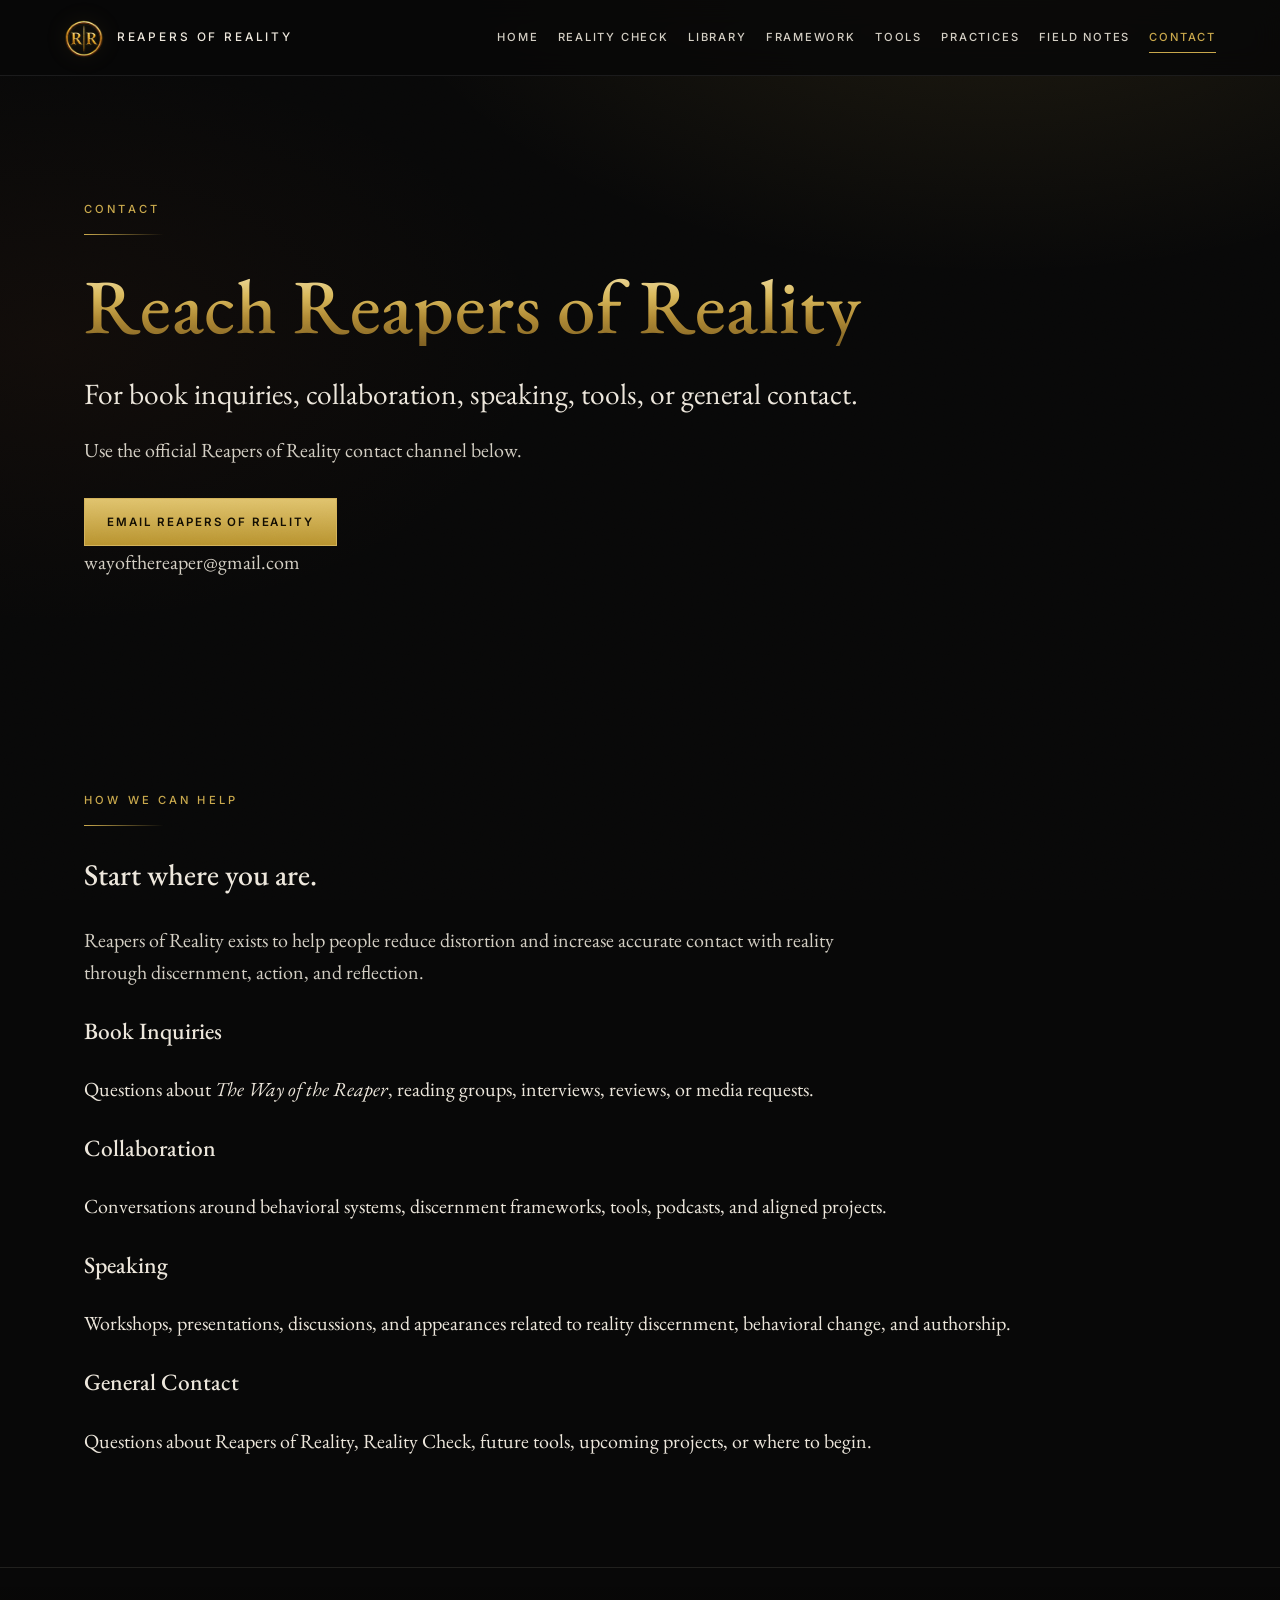
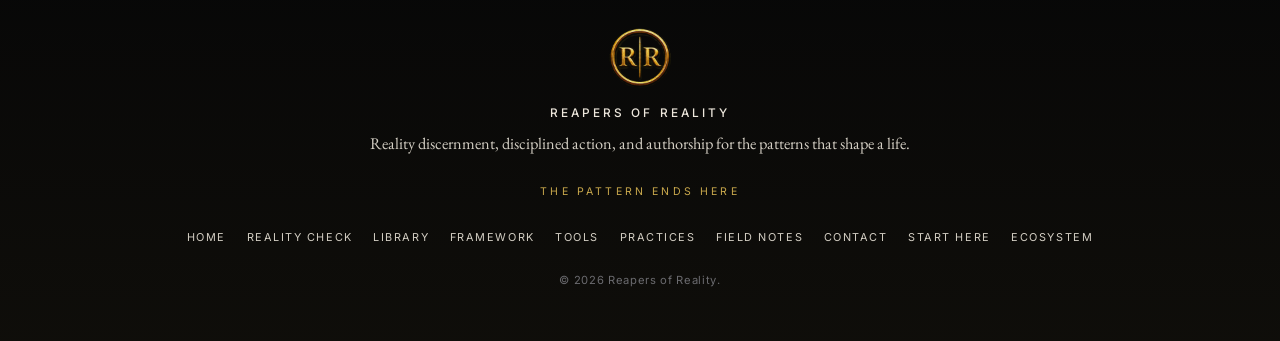
<file: contact.html>
<!DOCTYPE html>
<html lang="en">
<head>
  <meta charset="UTF-8" />
  <meta name="viewport" content="width=device-width, initial-scale=1.0" />

  <title>Contact | Reapers of Reality</title>

  <meta name="description" content="Contact Reapers of Reality for book inquiries, speaking, collaboration, tools, and general questions." />

    <meta property="og:title" content="Contact | Reapers of Reality" />
  <meta property="og:description" content="Contact Reapers of Reality for book inquiries, collaboration, speaking, tools, or general questions." />
  <meta property="og:type" content="website" />
  <meta property="og:url" content="https://reaperofreality.com/contact.html" />
  <meta property="og:site_name" content="Reapers of Reality" />
  <meta property="og:image" content="https://reaperofreality.com/assets/brand/og-image.jpg" />
  <meta name="twitter:title" content="Contact | Reapers of Reality" />
  <meta name="twitter:description" content="Contact Reapers of Reality for book inquiries, collaboration, speaking, tools, or general questions." />
  <meta name="twitter:image" content="https://reaperofreality.com/assets/brand/og-image.jpg" />
  <link rel="canonical" href="https://reaperofreality.com/contact.html" />
  <meta name="twitter:card" content="summary_large_image" />
  <link rel="icon" href="favicon.ico" sizes="any" />
  <link rel="icon" type="image/png" sizes="32x32" href="assets/brand/favicon-32.png" />
  <link rel="apple-touch-icon" href="assets/brand/apple-touch-icon.png" />
  <meta name="theme-color" content="#080808" />
  <link rel="preconnect" href="https://fonts.googleapis.com" />
  <link rel="preconnect" href="https://fonts.gstatic.com" crossorigin />
  <link rel="stylesheet" href="https://fonts.googleapis.com/css2?family=EB+Garamond:ital,wght@0,400;0,500;0,600;1,400&family=Inter:wght@400;500;600&display=swap" />
  <link rel="stylesheet" href="styles.css" />
</head>

<body>
  <header class="site-header">
    <a class="brand" href="index.html" aria-label="Reapers of Reality — home">
      <img class="brand-mark" src="assets/brand/rr-mark-96.png" width="40" height="40" alt="" />
      <span>REAPERS OF REALITY</span>
    </a>

    <button class="menu-toggle" aria-label="Open navigation">☰</button>

    <nav class="site-nav">
      <a href="index.html">Home</a>
      <a href="reality-check.html">Reality Check</a>
      <a href="library.html">Library</a>
      <a href="framework.html">Framework</a>
      <a href="tools.html">Tools</a>
      <a href="practices.html">Practices</a>
      <a href="field-notes.html">Field Notes</a>
      <a href="contact.html" aria-current="page">Contact</a>
    </nav>
  </header>

  <main>
    <section class="hero">
      <p class="eyebrow">Contact</p>

      <h1>Reach Reapers of Reality</h1>

      <p class="hero-subline">
        For book inquiries, collaboration, speaking, tools, or general contact.
      </p>

      <p class="hero-copy">
        Use the official Reapers of Reality contact channel below.
      </p>

      <div class="hero-actions">
        <a class="button primary" href="mailto:wayofthereaper@gmail.com">
          Email Reapers of Reality
        </a>
      </div>

      <p class="hero-copy">
        wayofthereaper@gmail.com
      </p>
    </section>
  
    <section class="content-section">
      <p class="eyebrow">How We Can Help</p>

      <h2>Start where you are.</h2>

      <p class="hero-copy">
        Reapers of Reality exists to help people reduce distortion and increase
        accurate contact with reality through discernment, action, and reflection.
      </p>

      <div class="contact-categories">
        <h3>Book Inquiries</h3>
        <p>Questions about <em>The Way of the Reaper</em>, reading groups, interviews, reviews, or media requests.</p>

        <h3>Collaboration</h3>
        <p>Conversations around behavioral systems, discernment frameworks, tools, podcasts, and aligned projects.</p>

        <h3>Speaking</h3>
        <p>Workshops, presentations, discussions, and appearances related to reality discernment, behavioral change, and authorship.</p>

        <h3>General Contact</h3>
        <p>Questions about Reapers of Reality, Reality Check, future tools, upcoming projects, or where to begin.</p>
      </div>
    </section>
  </main>

  <footer class="site-footer">
    <div class="footer-inner">
      <img class="footer-mark" src="assets/brand/rr-mark-192.png" width="64" height="64" alt="" />
      <p class="footer-brand">Reapers of Reality</p>
      <p class="footer-line">Reality discernment, disciplined action, and authorship for the patterns that shape a life.</p>
      <p class="footer-tag">The Pattern Ends Here</p>
      <nav class="footer-nav" aria-label="Footer navigation">
        <a href="index.html">Home</a>
        <a href="reality-check.html">Reality Check</a>
        <a href="library.html">Library</a>
        <a href="framework.html">Framework</a>
        <a href="tools.html">Tools</a>
        <a href="practices.html">Practices</a>
        <a href="field-notes.html">Field Notes</a>
        <a href="contact.html">Contact</a>
        <a href="start-here.html">Start Here</a>
        <a href="ecosystem.html">Ecosystem</a>
      </nav>
      <p class="footer-copy">&copy; 2026 Reapers of Reality.</p>
    </div>
  </footer>

  <script src="script.js"></script>
</body>
</html>
</file>
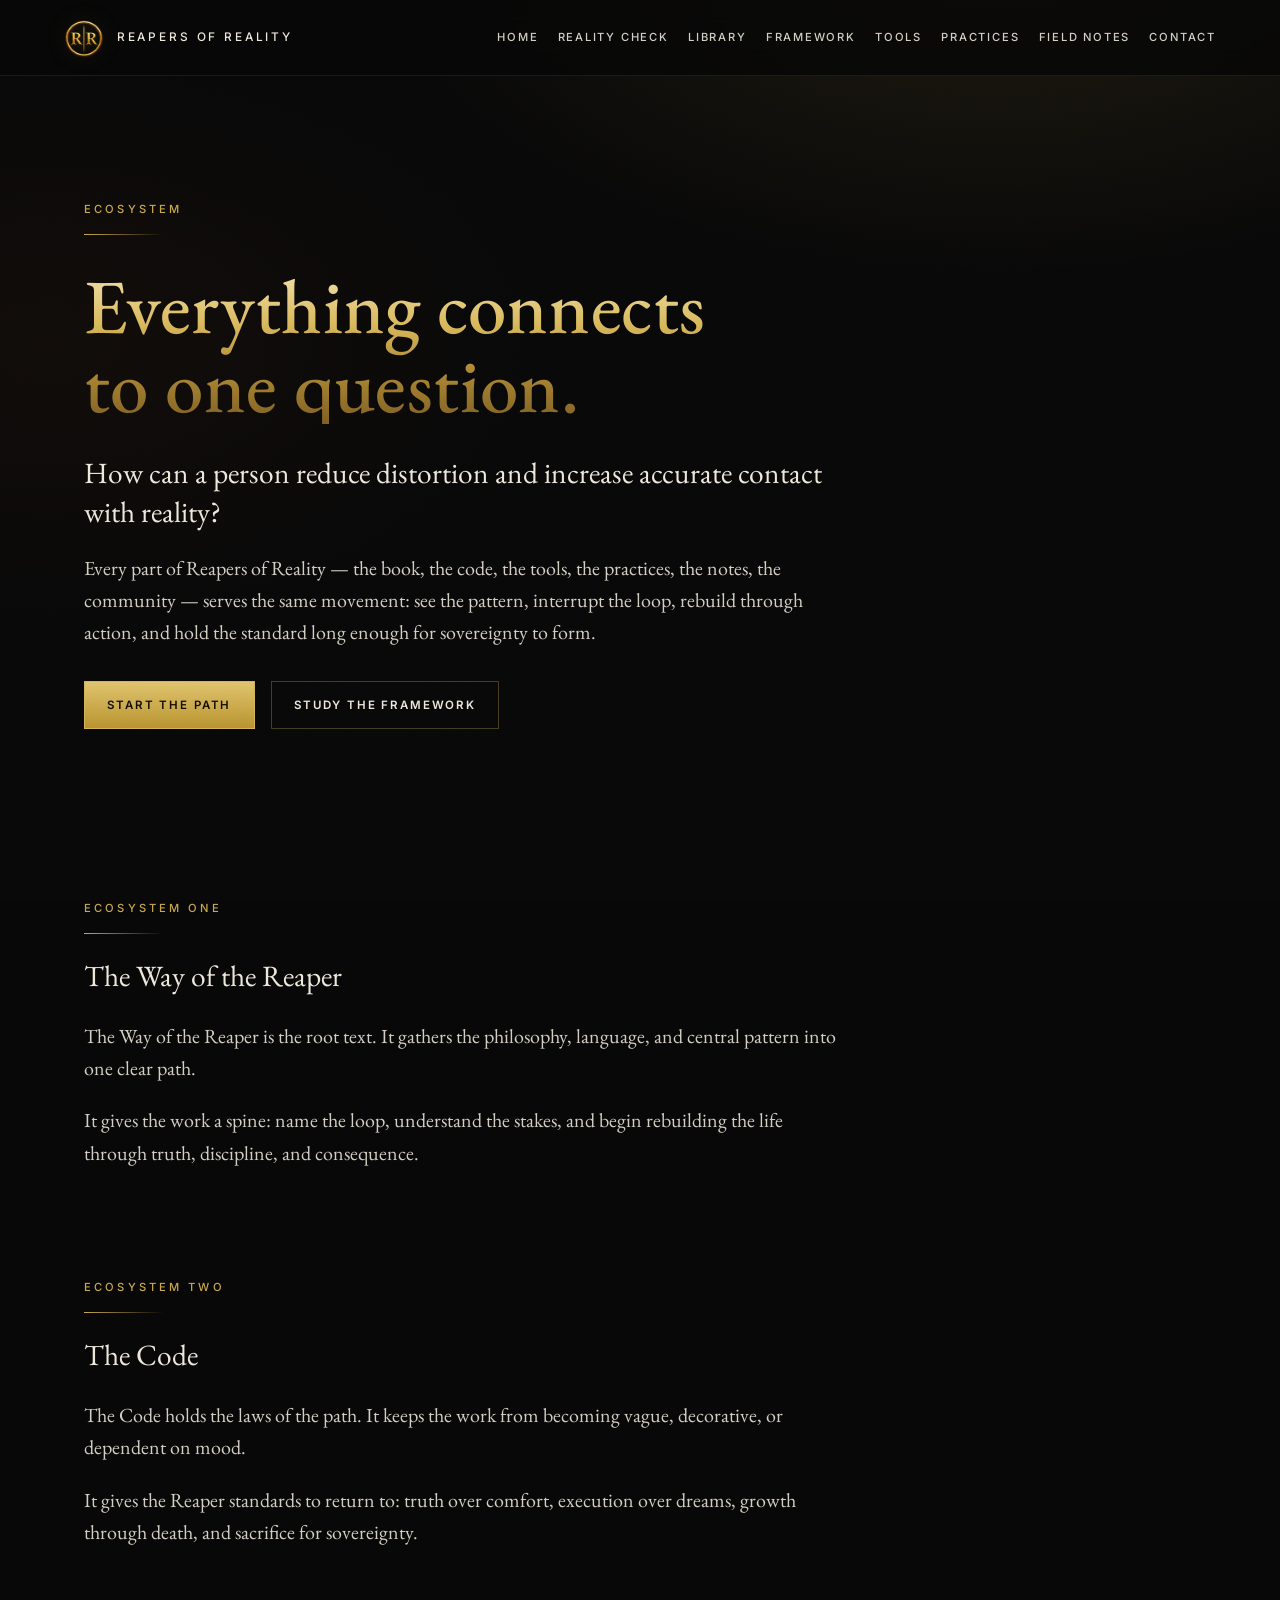
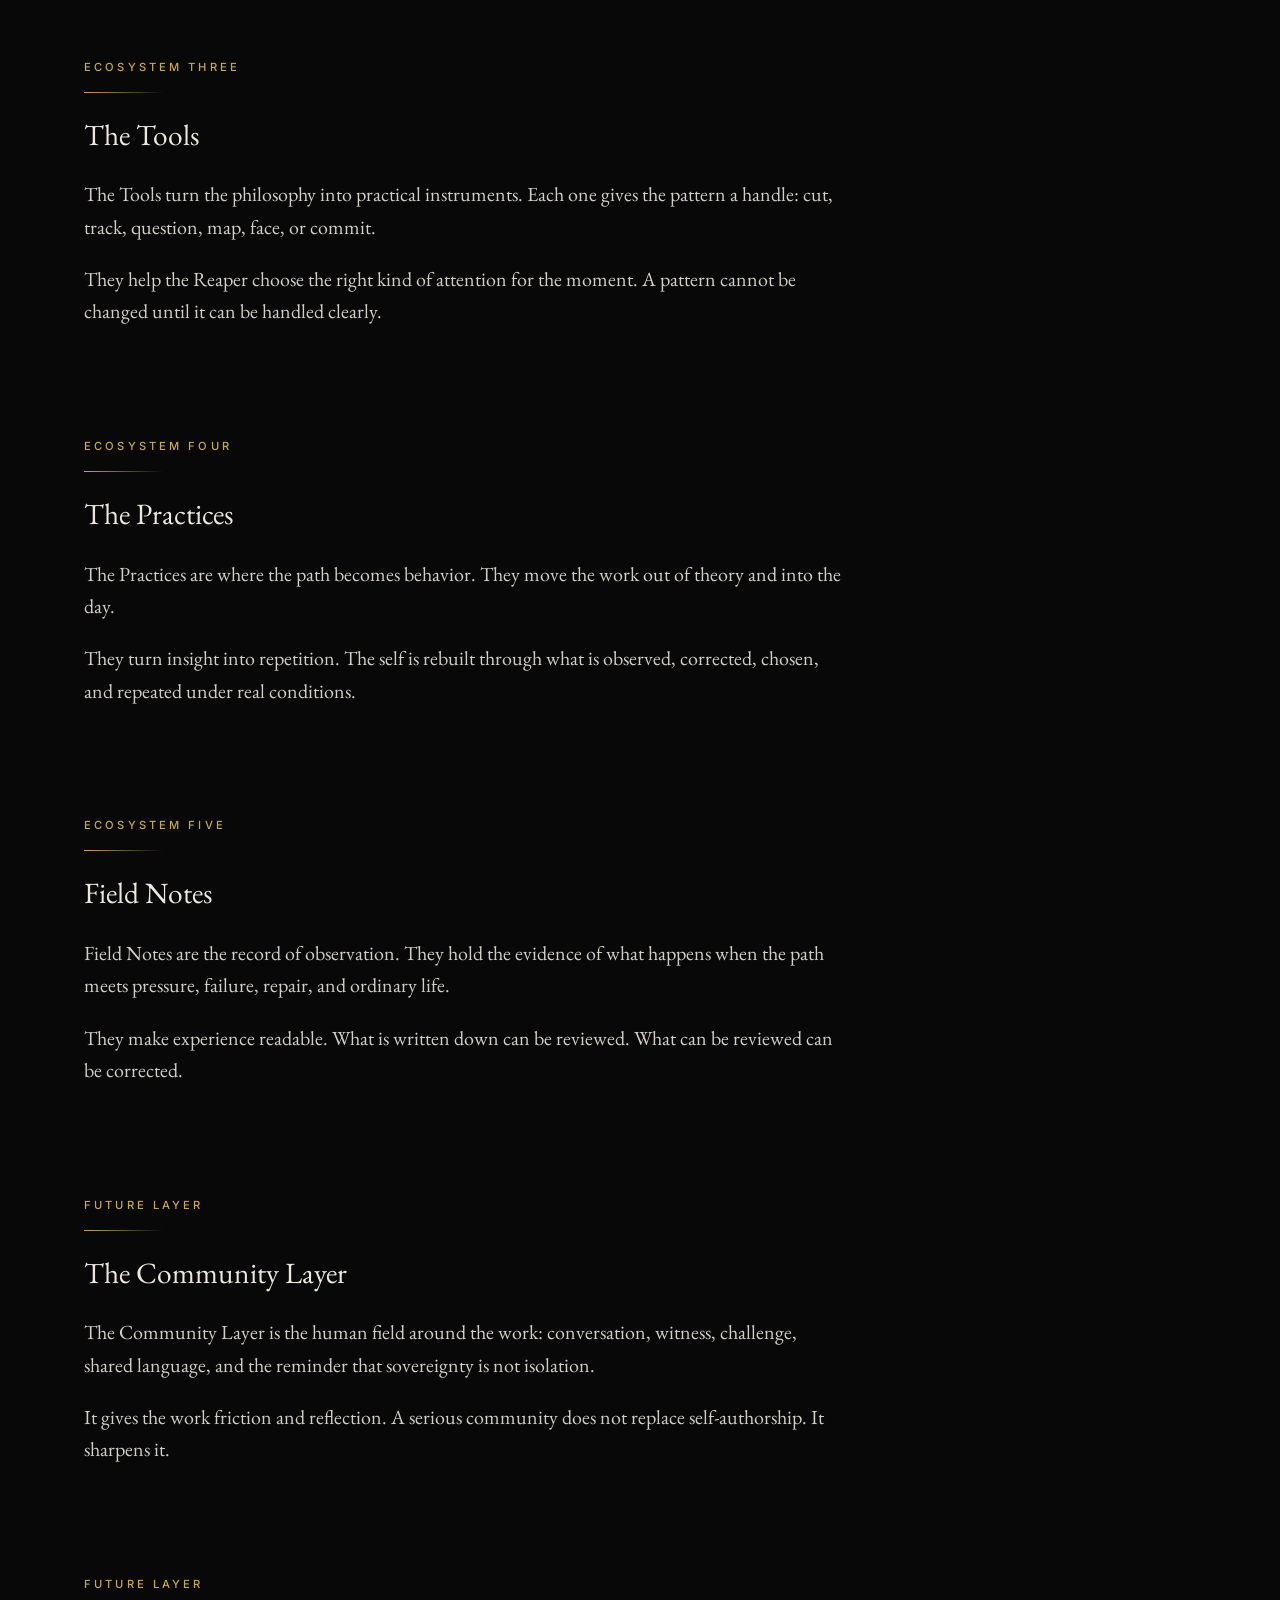
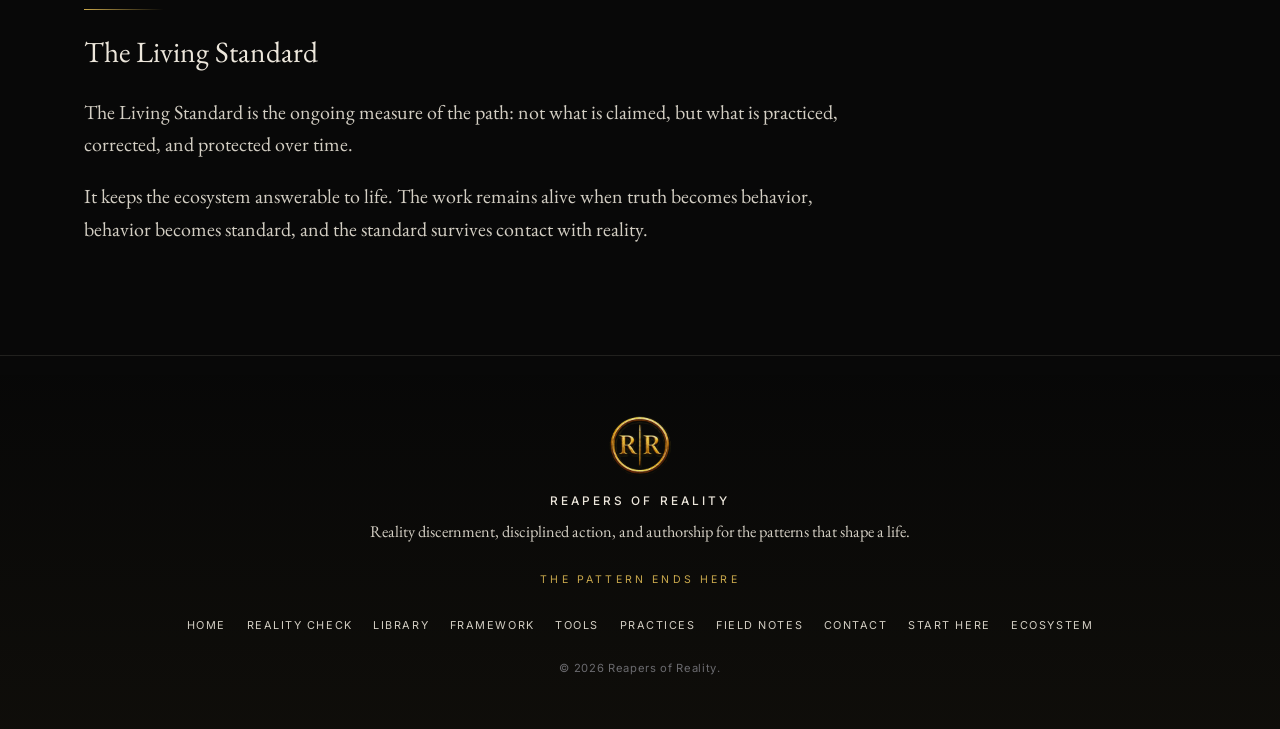
<file: ecosystem.html>
<!DOCTYPE html>
<html lang="en">
<head>
  <meta charset="UTF-8" />
  <meta name="viewport" content="width=device-width, initial-scale=1.0" />
  <title>Ecosystem | Reapers of Reality</title>
  <meta name="description" content="See how the Reapers of Reality ecosystem connects the book, tools, practices, field notes, and future behavioral systems." />
  <meta property="og:title" content="Ecosystem | Reapers of Reality" />
  <meta property="og:description" content="See how the Reapers of Reality ecosystem connects the book, tools, practices, field notes, and future behavioral systems." />
  <meta property="og:type" content="website" />
  <meta property="og:url" content="https://reaperofreality.com/ecosystem.html" />
  <meta property="og:site_name" content="Reapers of Reality" />
  <meta name="twitter:card" content="summary_large_image" />
  <meta name="twitter:title" content="Ecosystem | Reapers of Reality" />
  <meta name="twitter:description" content="See how the Reapers of Reality ecosystem connects the book, tools, practices, field notes, and future behavioral systems." />
    <meta property="og:image" content="https://reaperofreality.com/assets/brand/og-image.jpg" />
  <meta name="twitter:image" content="https://reaperofreality.com/assets/brand/og-image.jpg" />
  <link rel="canonical" href="https://reaperofreality.com/ecosystem.html" />
  <link rel="icon" href="favicon.ico" sizes="any" />
  <link rel="icon" type="image/png" sizes="32x32" href="assets/brand/favicon-32.png" />
  <link rel="apple-touch-icon" href="assets/brand/apple-touch-icon.png" />
  <meta name="theme-color" content="#080808" />
  <link rel="preconnect" href="https://fonts.googleapis.com" />
  <link rel="preconnect" href="https://fonts.gstatic.com" crossorigin />
  <link rel="stylesheet" href="https://fonts.googleapis.com/css2?family=EB+Garamond:ital,wght@0,400;0,500;0,600;1,400&family=Inter:wght@400;500;600&display=swap" />
  <link rel="stylesheet" href="styles.css" />
</head>
<body>
  <header class="site-header">
    <a class="brand" href="index.html" aria-label="Reapers of Reality — home">
      <img class="brand-mark" src="assets/brand/rr-mark-96.png" width="40" height="40" alt="" />
      <span>REAPERS OF REALITY</span>
    </a>

    <button class="menu-toggle" aria-label="Open navigation">☰</button>

    <nav class="site-nav">
      <a href="index.html">Home</a>
      <a href="reality-check.html">Reality Check</a>
      <a href="library.html">Library</a>
      <a href="framework.html">Framework</a>
      <a href="tools.html">Tools</a>
      <a href="practices.html">Practices</a>
      <a href="field-notes.html">Field Notes</a>
      <a href="contact.html">Contact</a>
    </nav>
  </header>

  <main>
    <section class="hero">
      <p class="eyebrow">Ecosystem</p>

      <h1>Everything connects to one question.</h1>

      <p class="hero-subline">
        How can a person reduce distortion and increase accurate contact with reality?
      </p>

      <p class="hero-copy">
        Every part of Reapers of Reality — the book, the code, the tools, the practices,
        the notes, the community — serves the same movement: see the pattern, interrupt
        the loop, rebuild through action, and hold the standard long enough for
        sovereignty to form.
      </p>

      <div class="hero-actions">
        <a class="button primary" href="start-here.html">Start the Path</a>
        <a class="button secondary" href="framework.html">Study the Framework</a>
      </div>
    </section>

    <section class="content-section" aria-labelledby="the-book">
      <p class="eyebrow">Ecosystem one</p>

      <h2 id="the-book" class="hero-subline">The Way of the Reaper</h2>

      <p class="hero-copy">
        The Way of the Reaper is the root text. It gathers the philosophy, language, and central pattern
        into one clear path.
      </p>

      <p class="hero-copy">
        It gives the work a spine: name the loop, understand the stakes, and begin rebuilding
        the life through truth, discipline, and consequence.
      </p>
    </section>

    <section class="content-section" aria-labelledby="the-code">
      <p class="eyebrow">Ecosystem two</p>

      <h2 id="the-code" class="hero-subline">The Code</h2>

      <p class="hero-copy">
        The Code holds the laws of the path. It keeps the work from becoming vague,
        decorative, or dependent on mood.
      </p>

      <p class="hero-copy">
        It gives the Reaper standards to return to: truth over comfort, execution over dreams,
        growth through death, and sacrifice for sovereignty.
      </p>
    </section>

    <section class="content-section" aria-labelledby="the-tools">
      <p class="eyebrow">Ecosystem three</p>

      <h2 id="the-tools" class="hero-subline">The Tools</h2>

      <p class="hero-copy">
        The Tools turn the philosophy into practical instruments. Each one gives the pattern
        a handle: cut, track, question, map, face, or commit.
      </p>

      <p class="hero-copy">
        They help the Reaper choose the right kind of attention for the moment. A pattern
        cannot be changed until it can be handled clearly.
      </p>
    </section>

    <section class="content-section" aria-labelledby="the-practices">
      <p class="eyebrow">Ecosystem four</p>

      <h2 id="the-practices" class="hero-subline">The Practices</h2>

      <p class="hero-copy">
        The Practices are where the path becomes behavior. They move the work out of theory
        and into the day.
      </p>

      <p class="hero-copy">
        They turn insight into repetition. The self is rebuilt through what is observed,
        corrected, chosen, and repeated under real conditions.
      </p>
    </section>

    <section class="content-section" aria-labelledby="field-notes">
      <p class="eyebrow">Ecosystem five</p>

      <h2 id="field-notes" class="hero-subline">Field Notes</h2>

      <p class="hero-copy">
        Field Notes are the record of observation. They hold the evidence of what happens
        when the path meets pressure, failure, repair, and ordinary life.
      </p>

      <p class="hero-copy">
        They make experience readable. What is written down can be reviewed. What can be
        reviewed can be corrected.
      </p>
    </section>

    <section class="content-section" aria-labelledby="the-community-layer">
      <p class="eyebrow">Future Layer</p>

      <h2 id="the-community-layer" class="hero-subline">The Community Layer</h2>

      <p class="hero-copy">
        The Community Layer is the human field around the work: conversation, witness,
        challenge, shared language, and the reminder that sovereignty is not isolation.
      </p>

      <p class="hero-copy">
        It gives the work friction and reflection. A serious community does not replace
        self-authorship. It sharpens it.
      </p>
    </section>

    <section class="content-section" aria-labelledby="the-living-standard">
      <p class="eyebrow">Future Layer</p>

      <h2 id="the-living-standard" class="hero-subline">The Living Standard</h2>

      <p class="hero-copy">
        The Living Standard is the ongoing measure of the path: not what is claimed,
        but what is practiced, corrected, and protected over time.
      </p>

      <p class="hero-copy">
        It keeps the ecosystem answerable to life. The work remains alive when truth becomes
        behavior, behavior becomes standard, and the standard survives contact with reality.
      </p>
    </section>
  </main>

  <footer class="site-footer">
    <div class="footer-inner">
      <img class="footer-mark" src="assets/brand/rr-mark-192.png" width="64" height="64" alt="" />
      <p class="footer-brand">Reapers of Reality</p>
      <p class="footer-line">Reality discernment, disciplined action, and authorship for the patterns that shape a life.</p>
      <p class="footer-tag">The Pattern Ends Here</p>
      <nav class="footer-nav" aria-label="Footer navigation">
        <a href="index.html">Home</a>
        <a href="reality-check.html">Reality Check</a>
        <a href="library.html">Library</a>
        <a href="framework.html">Framework</a>
        <a href="tools.html">Tools</a>
        <a href="practices.html">Practices</a>
        <a href="field-notes.html">Field Notes</a>
        <a href="contact.html">Contact</a>
        <a href="start-here.html">Start Here</a>
        <a href="ecosystem.html">Ecosystem</a>
      </nav>
      <p class="footer-copy">&copy; 2026 Reapers of Reality.</p>
    </div>
  </footer>

  <script src="script.js"></script>
</body>
</html>
</file>
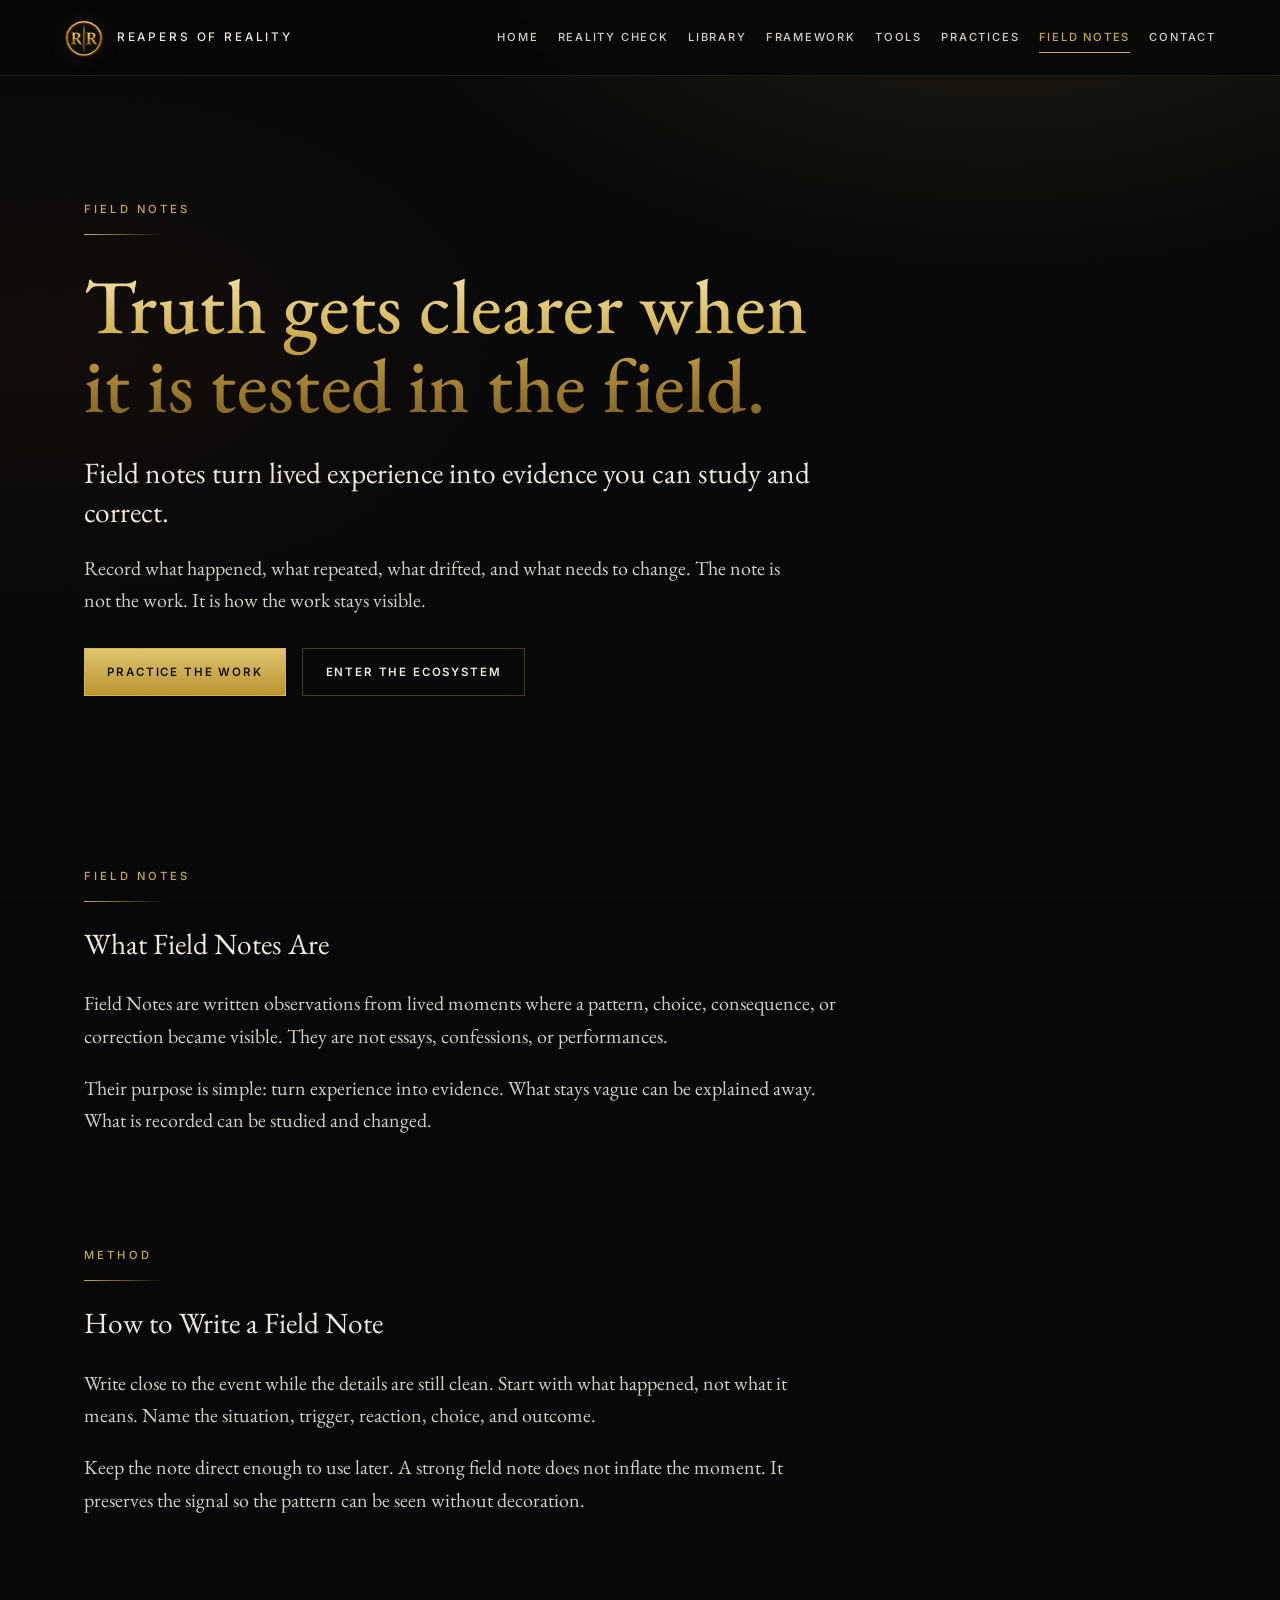
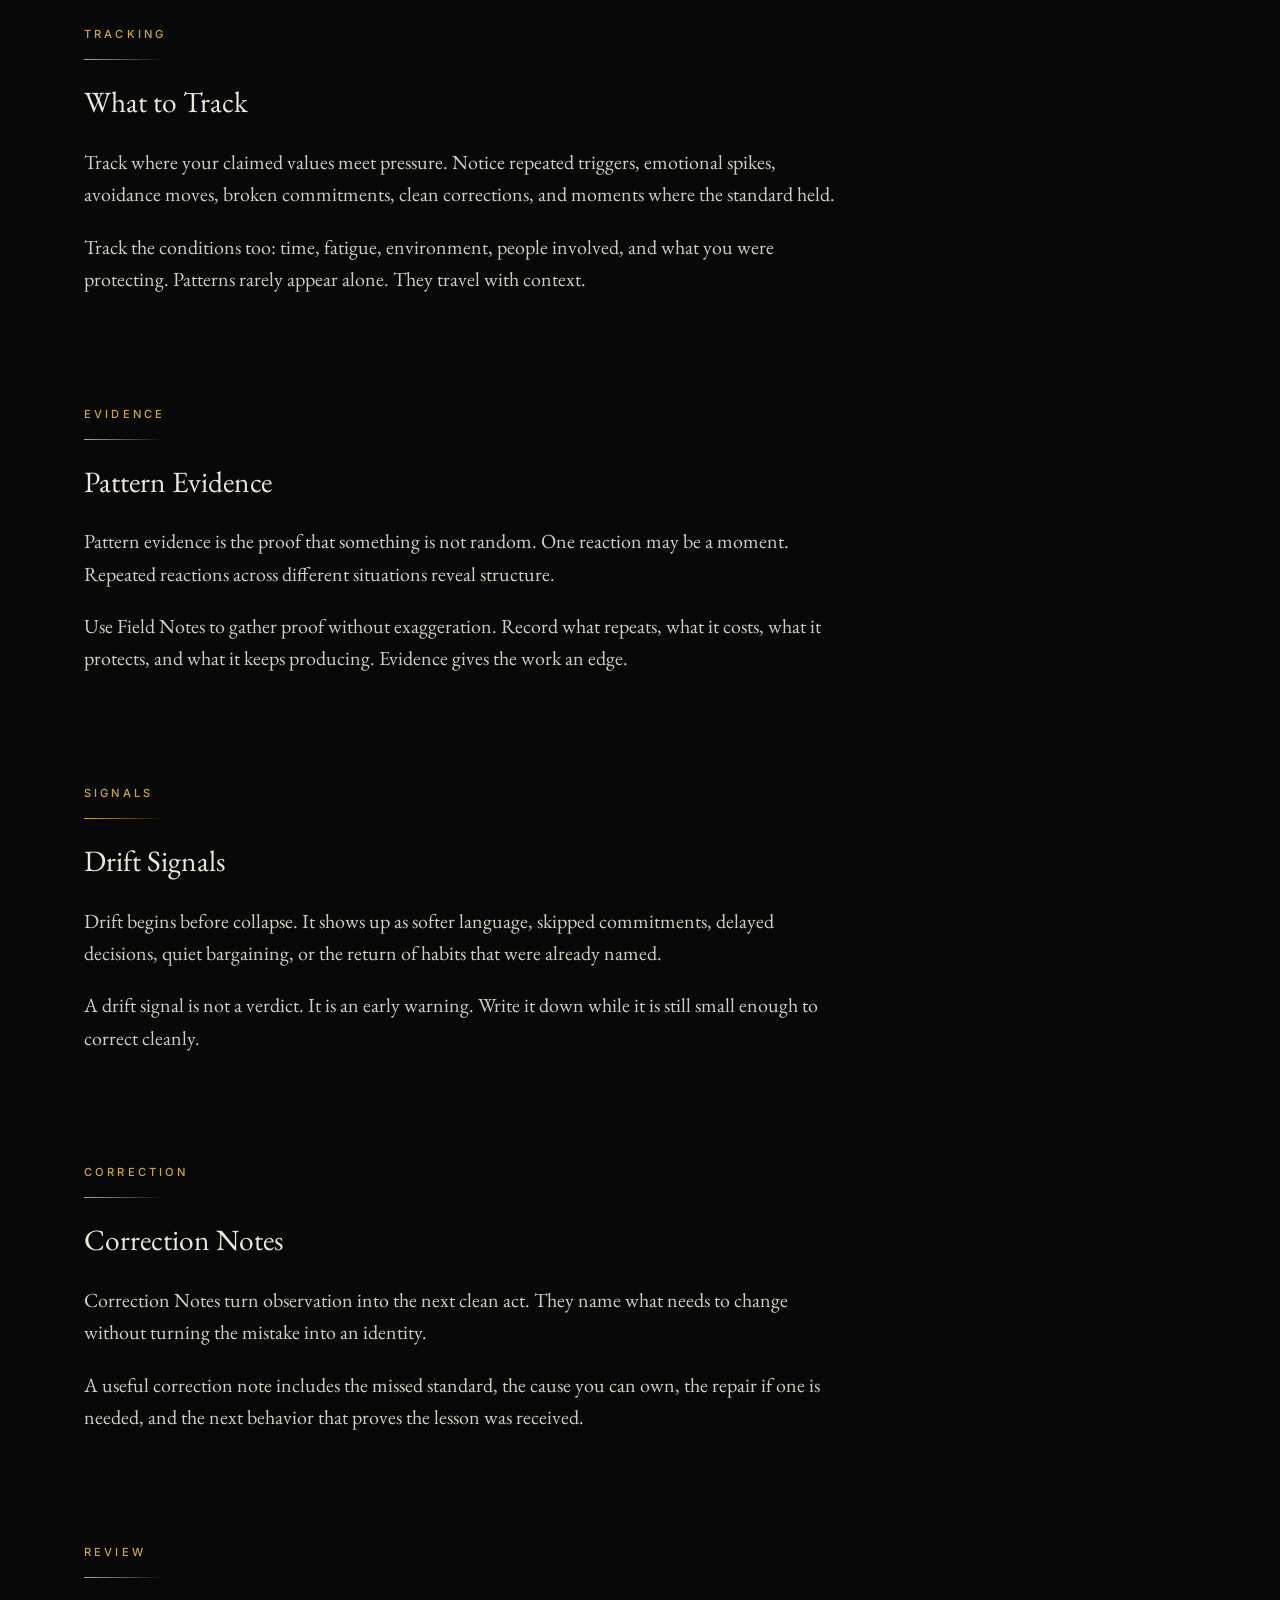
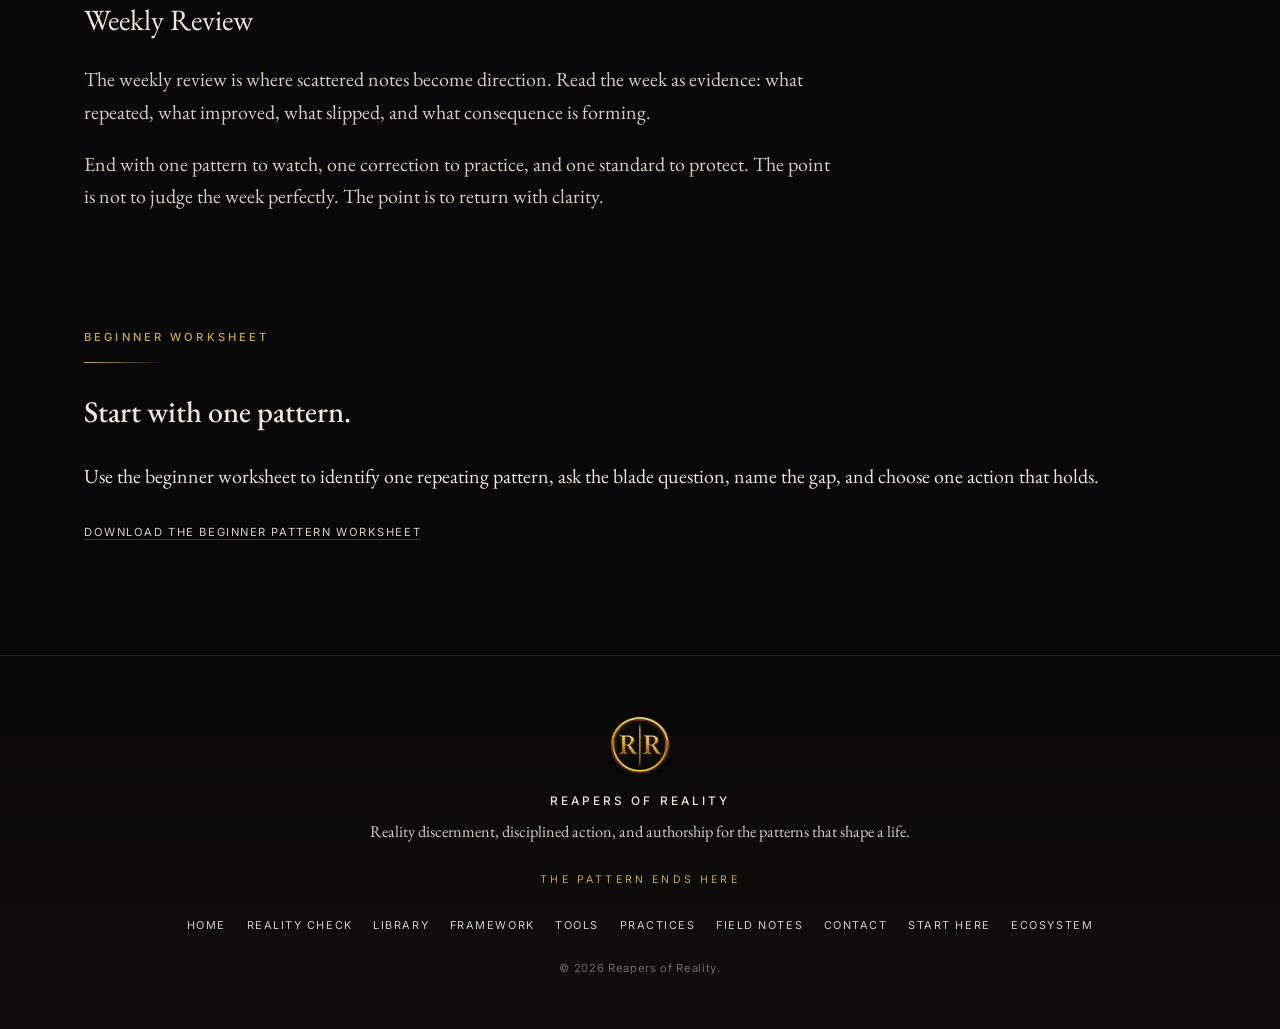
<file: field-notes.html>
<!DOCTYPE html>
<html lang="en">
<head>
  <meta charset="UTF-8" />
  <meta name="viewport" content="width=device-width, initial-scale=1.0" />
  <title>Field Notes | Reapers of Reality</title>
  <meta name="description" content="Field notes from Reapers of Reality: observations on behavior, identity, discipline, drift, and pattern interruption." />
  <meta property="og:title" content="Field Notes | Reapers of Reality" />
  <meta property="og:description" content="Field notes from Reapers of Reality: observations on behavior, identity, discipline, drift, and pattern interruption." />
  <meta property="og:type" content="website" />
  <meta property="og:url" content="https://reaperofreality.com/field-notes.html" />
  <meta property="og:site_name" content="Reapers of Reality" />
  <meta name="twitter:card" content="summary_large_image" />
  <meta name="twitter:title" content="Field Notes | Reapers of Reality" />
  <meta name="twitter:description" content="Field notes from Reapers of Reality: observations on behavior, identity, discipline, drift, and pattern interruption." />
    <meta property="og:image" content="https://reaperofreality.com/assets/brand/og-image.jpg" />
  <meta name="twitter:image" content="https://reaperofreality.com/assets/brand/og-image.jpg" />
  <link rel="canonical" href="https://reaperofreality.com/field-notes.html" />
  <link rel="icon" href="favicon.ico" sizes="any" />
  <link rel="icon" type="image/png" sizes="32x32" href="assets/brand/favicon-32.png" />
  <link rel="apple-touch-icon" href="assets/brand/apple-touch-icon.png" />
  <meta name="theme-color" content="#080808" />
  <link rel="preconnect" href="https://fonts.googleapis.com" />
  <link rel="preconnect" href="https://fonts.gstatic.com" crossorigin />
  <link rel="stylesheet" href="https://fonts.googleapis.com/css2?family=EB+Garamond:ital,wght@0,400;0,500;0,600;1,400&family=Inter:wght@400;500;600&display=swap" />
  <link rel="stylesheet" href="styles.css" />
</head>
<body>
  <header class="site-header">
    <a class="brand" href="index.html" aria-label="Reapers of Reality — home">
      <img class="brand-mark" src="assets/brand/rr-mark-96.png" width="40" height="40" alt="" />
      <span>REAPERS OF REALITY</span>
    </a>

    <button class="menu-toggle" aria-label="Open navigation">☰</button>

    <nav class="site-nav">
      <a href="index.html">Home</a>
      <a href="reality-check.html">Reality Check</a>
      <a href="library.html">Library</a>
      <a href="framework.html">Framework</a>
      <a href="tools.html">Tools</a>
      <a href="practices.html">Practices</a>
      <a href="field-notes.html" aria-current="page">Field Notes</a>
      <a href="contact.html">Contact</a>
    </nav>
  </header>

  <main>
    <section class="hero">
      <p class="eyebrow">Field Notes</p>

      <h1>Truth gets clearer when it is tested in the field.</h1>

      <p class="hero-subline">
        Field notes turn lived experience into evidence you can study and correct.
      </p>

      <p class="hero-copy">
        Record what happened, what repeated, what drifted, and what needs to change.
        The note is not the work. It is how the work stays visible.
      </p>

      <div class="hero-actions">
        <a class="button primary" href="practices.html">Practice the Work</a>
        <a class="button secondary" href="ecosystem.html">Enter the Ecosystem</a>
      </div>
    </section>

    <section class="content-section" aria-labelledby="what-field-notes-are">
      <p class="eyebrow">Field Notes</p>

      <h2 id="what-field-notes-are" class="hero-subline">What Field Notes Are</h2>

      <p class="hero-copy">
        Field Notes are written observations from lived moments where a pattern, choice,
        consequence, or correction became visible. They are not essays, confessions, or performances.
      </p>

      <p class="hero-copy">
        Their purpose is simple: turn experience into evidence. What stays vague can be
        explained away. What is recorded can be studied and changed.
      </p>
    </section>

    <section class="content-section" aria-labelledby="how-to-write-a-field-note">
      <p class="eyebrow">Method</p>

      <h2 id="how-to-write-a-field-note" class="hero-subline">How to Write a Field Note</h2>

      <p class="hero-copy">
        Write close to the event while the details are still clean. Start with what happened,
        not what it means. Name the situation, trigger, reaction, choice, and outcome.
      </p>

      <p class="hero-copy">
        Keep the note direct enough to use later. A strong field note does not inflate the
        moment. It preserves the signal so the pattern can be seen without decoration.
      </p>
    </section>

    <section class="content-section" aria-labelledby="what-to-track">
      <p class="eyebrow">Tracking</p>

      <h2 id="what-to-track" class="hero-subline">What to Track</h2>

      <p class="hero-copy">
        Track where your claimed values meet pressure. Notice repeated triggers, emotional
        spikes, avoidance moves, broken commitments, clean corrections, and moments where the standard held.
      </p>

      <p class="hero-copy">
        Track the conditions too: time, fatigue, environment, people involved, and what you
        were protecting. Patterns rarely appear alone. They travel with context.
      </p>
    </section>

    <section class="content-section" aria-labelledby="pattern-evidence">
      <p class="eyebrow">Evidence</p>

      <h2 id="pattern-evidence" class="hero-subline">Pattern Evidence</h2>

      <p class="hero-copy">
        Pattern evidence is the proof that something is not random. One reaction may be a
        moment. Repeated reactions across different situations reveal structure.
      </p>

      <p class="hero-copy">
        Use Field Notes to gather proof without exaggeration. Record what repeats, what it costs,
        what it protects, and what it keeps producing. Evidence gives the work an edge.
      </p>
    </section>

    <section class="content-section" aria-labelledby="drift-signals">
      <p class="eyebrow">Signals</p>

      <h2 id="drift-signals" class="hero-subline">Drift Signals</h2>

      <p class="hero-copy">
        Drift begins before collapse. It shows up as softer language, skipped commitments,
        delayed decisions, quiet bargaining, or the return of habits that were already named.
      </p>

      <p class="hero-copy">
        A drift signal is not a verdict. It is an early warning. Write it down while it is still
        small enough to correct cleanly.
      </p>
    </section>

    <section class="content-section" aria-labelledby="correction-notes">
      <p class="eyebrow">Correction</p>

      <h2 id="correction-notes" class="hero-subline">Correction Notes</h2>

      <p class="hero-copy">
        Correction Notes turn observation into the next clean act. They name what needs to change
        without turning the mistake into an identity.
      </p>

      <p class="hero-copy">
        A useful correction note includes the missed standard, the cause you can own, the repair
        if one is needed, and the next behavior that proves the lesson was received.
      </p>
    </section>

    <section class="content-section" aria-labelledby="weekly-review">
      <p class="eyebrow">Review</p>

      <h2 id="weekly-review" class="hero-subline">Weekly Review</h2>

      <p class="hero-copy">
        The weekly review is where scattered notes become direction. Read the week as evidence:
        what repeated, what improved, what slipped, and what consequence is forming.
      </p>

      <p class="hero-copy">
        End with one pattern to watch, one correction to practice, and one standard to protect.
        The point is not to judge the week perfectly. The point is to return with clarity.
      </p>
    </section>
  
    <section class="content-section worksheet-download">
      <p class="eyebrow">Beginner Worksheet</p>
      <h2>Start with one pattern.</h2>
      <p>Use the beginner worksheet to identify one repeating pattern, ask the blade question, name the gap, and choose one action that holds.</p>
      <a class="text-link" href="assets/downloads/beginner-pattern-worksheet.md" download>Download the Beginner Pattern Worksheet</a>
    </section>

  </main>

  <footer class="site-footer">
    <div class="footer-inner">
      <img class="footer-mark" src="assets/brand/rr-mark-192.png" width="64" height="64" alt="" />
      <p class="footer-brand">Reapers of Reality</p>
      <p class="footer-line">Reality discernment, disciplined action, and authorship for the patterns that shape a life.</p>
      <p class="footer-tag">The Pattern Ends Here</p>
      <nav class="footer-nav" aria-label="Footer navigation">
        <a href="index.html">Home</a>
        <a href="reality-check.html">Reality Check</a>
        <a href="library.html">Library</a>
        <a href="framework.html">Framework</a>
        <a href="tools.html">Tools</a>
        <a href="practices.html">Practices</a>
        <a href="field-notes.html">Field Notes</a>
        <a href="contact.html">Contact</a>
        <a href="start-here.html">Start Here</a>
        <a href="ecosystem.html">Ecosystem</a>
      </nav>
      <p class="footer-copy">&copy; 2026 Reapers of Reality.</p>
    </div>
  </footer>

  <script src="script.js"></script>
</body>
</html>
</file>
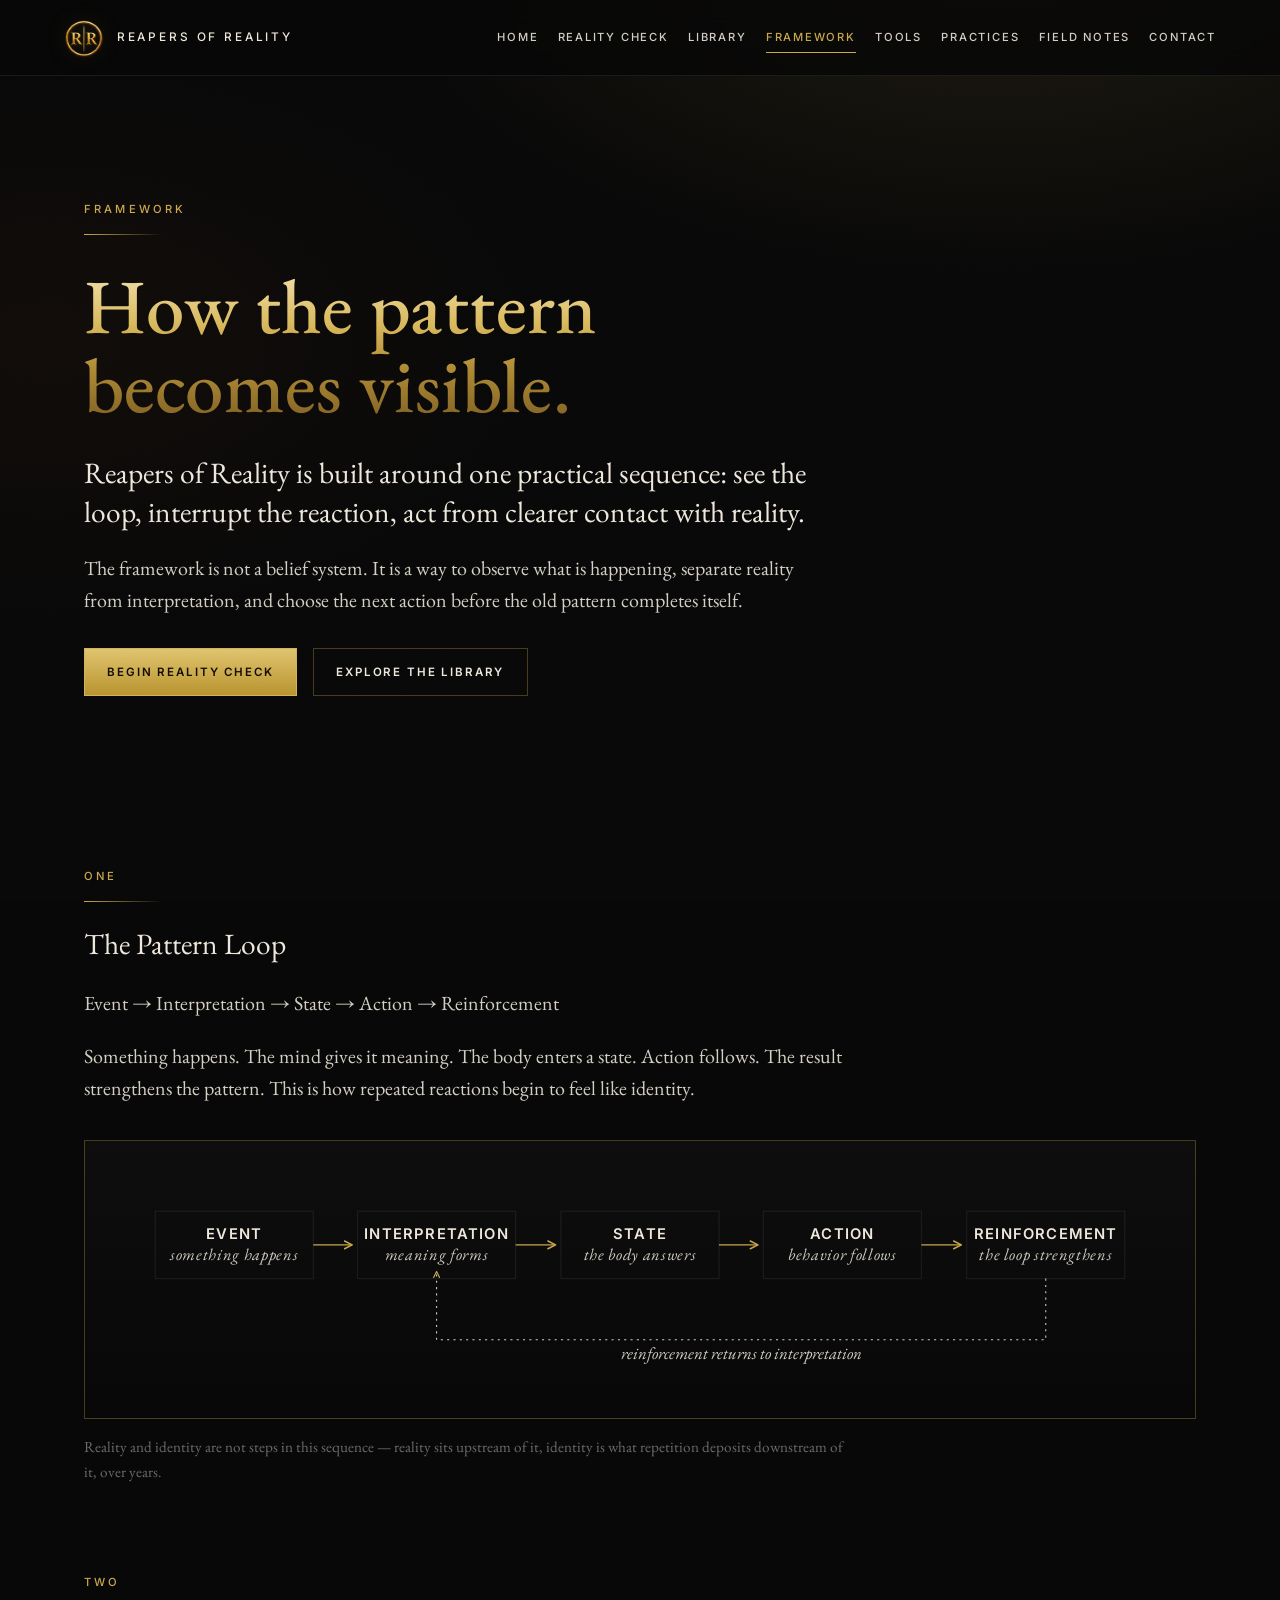
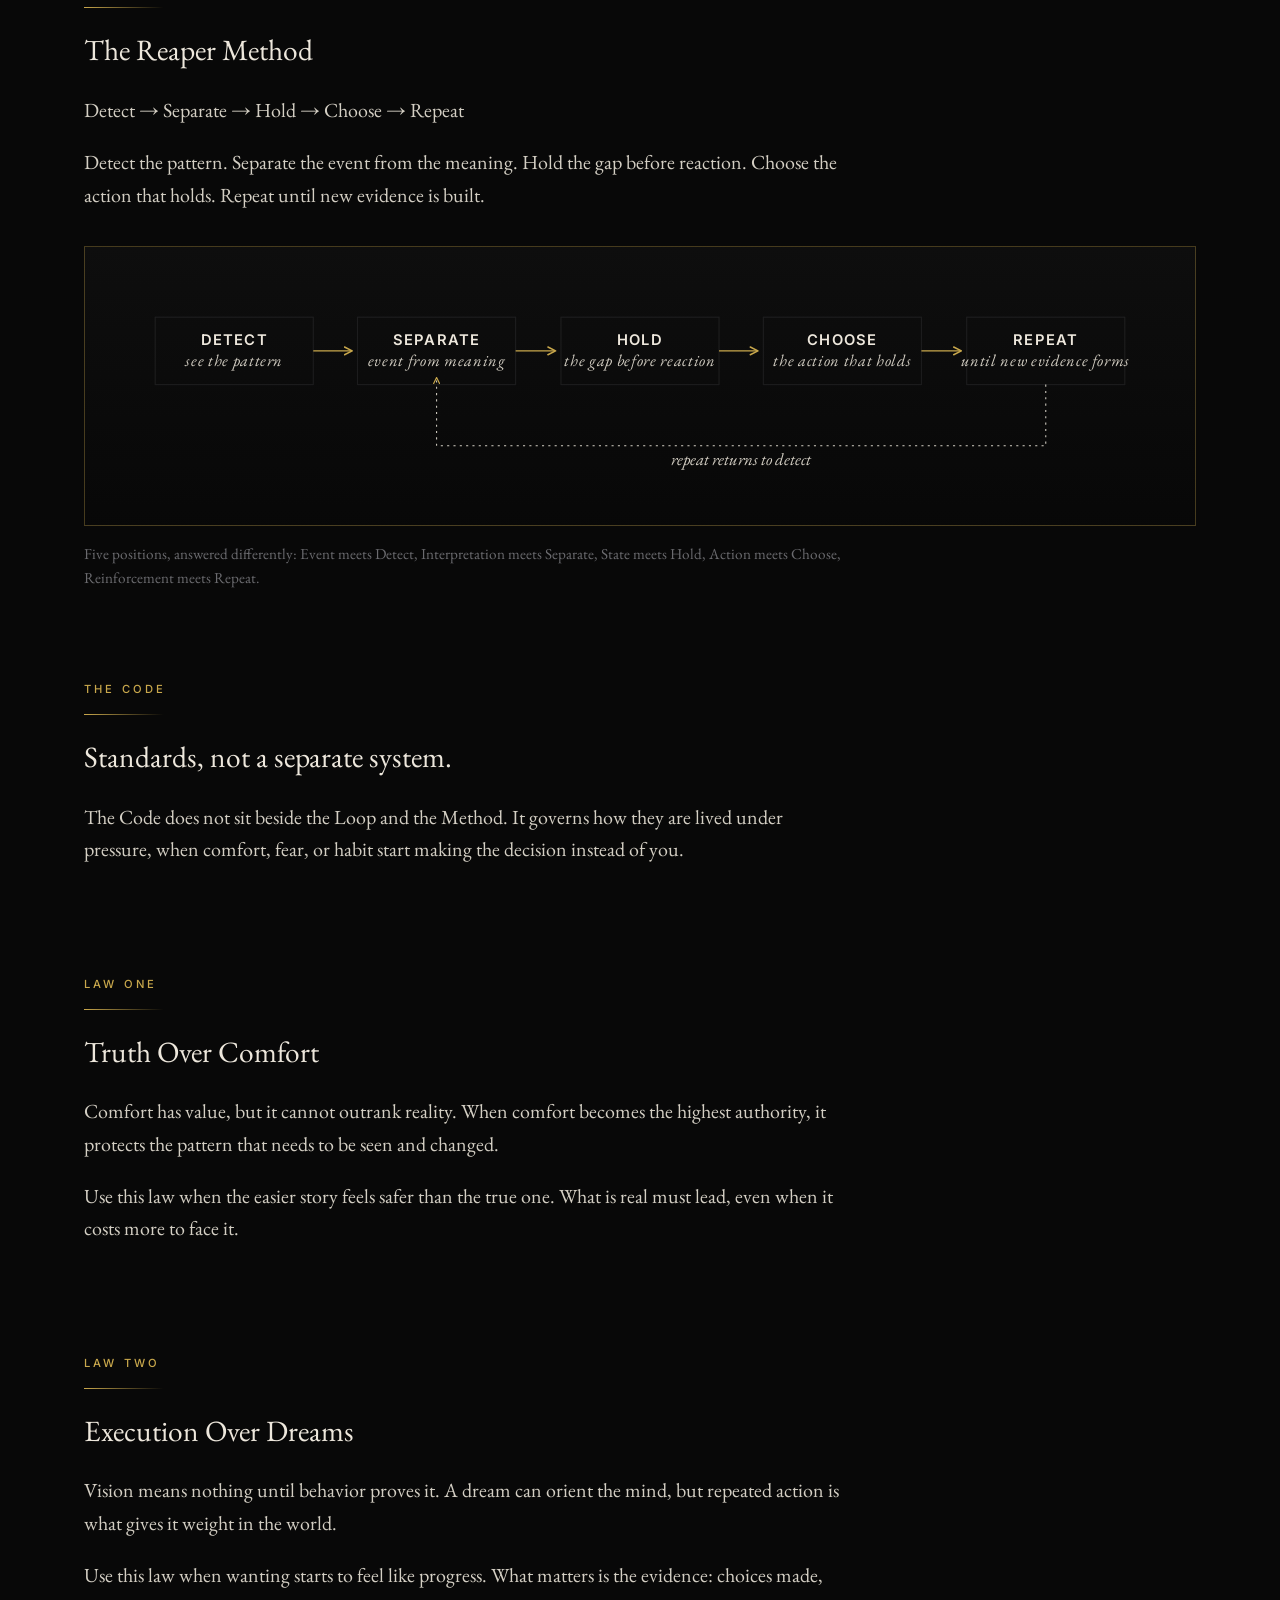
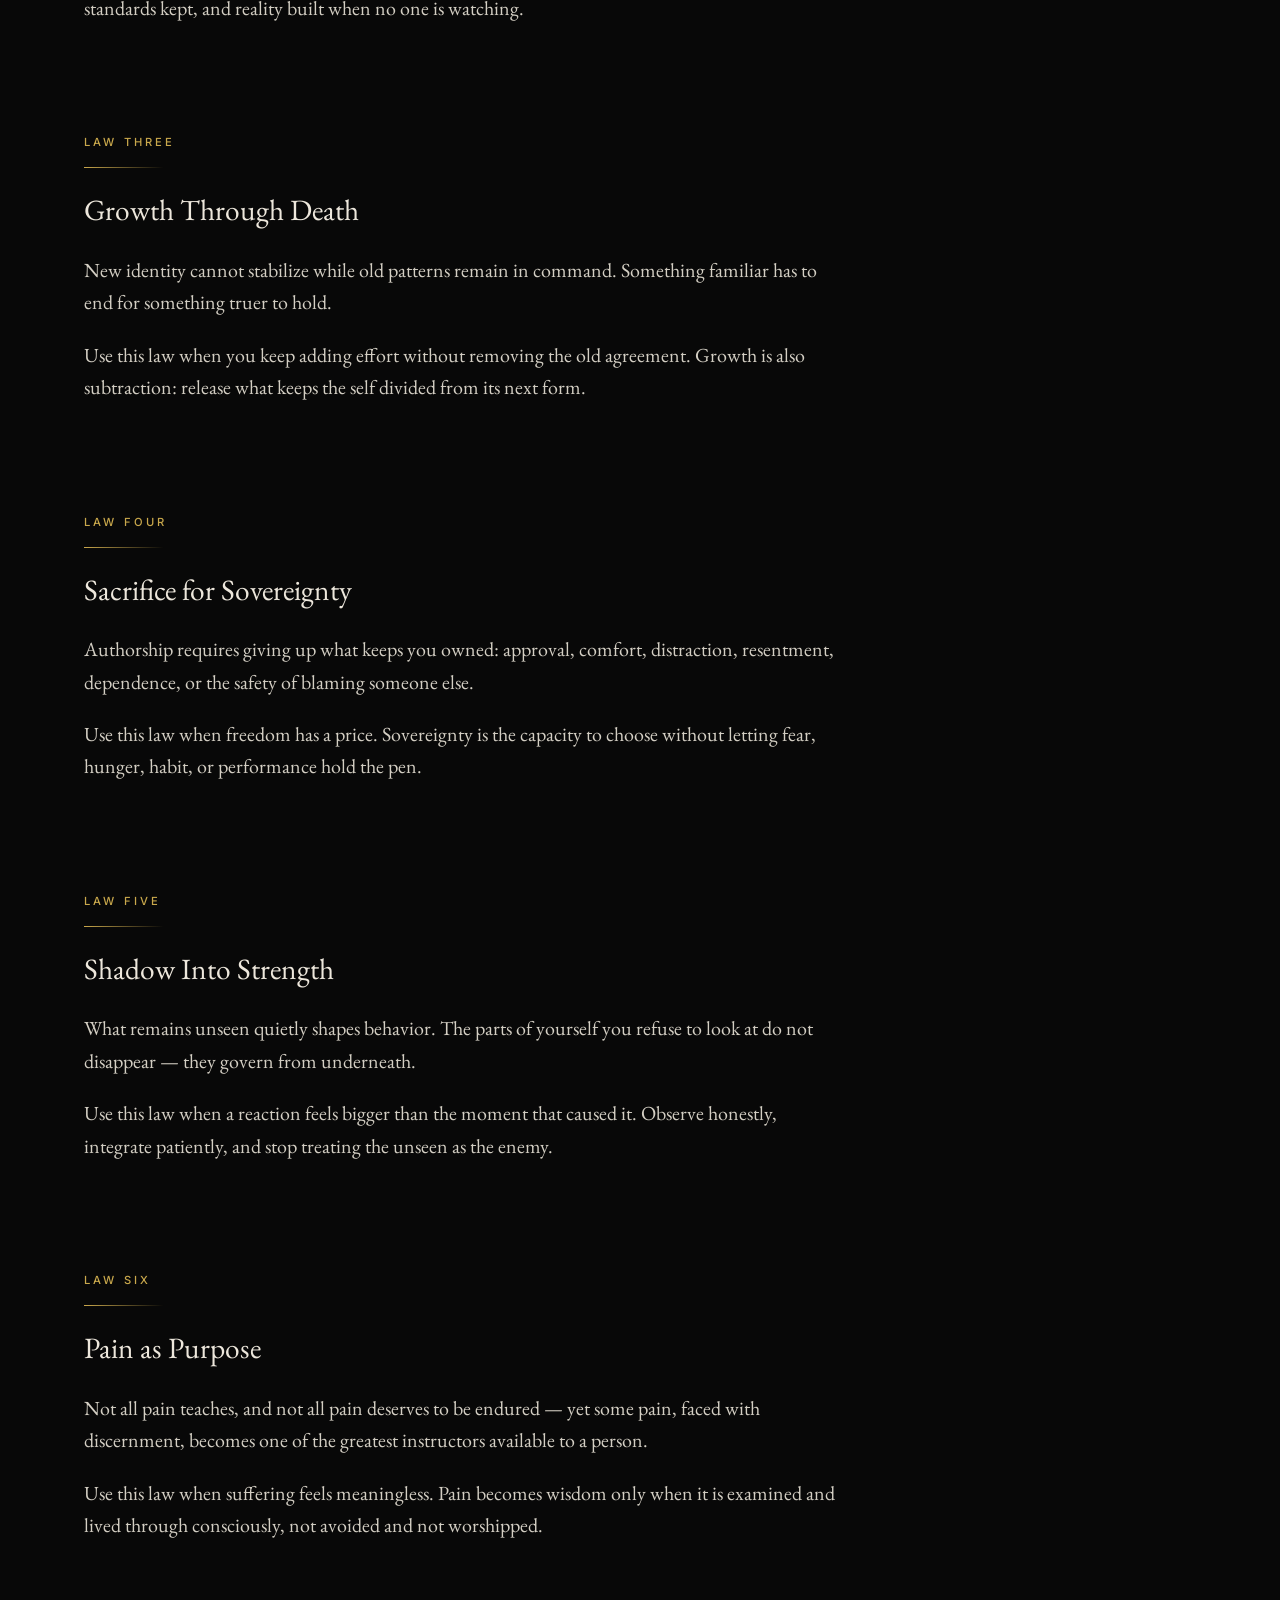
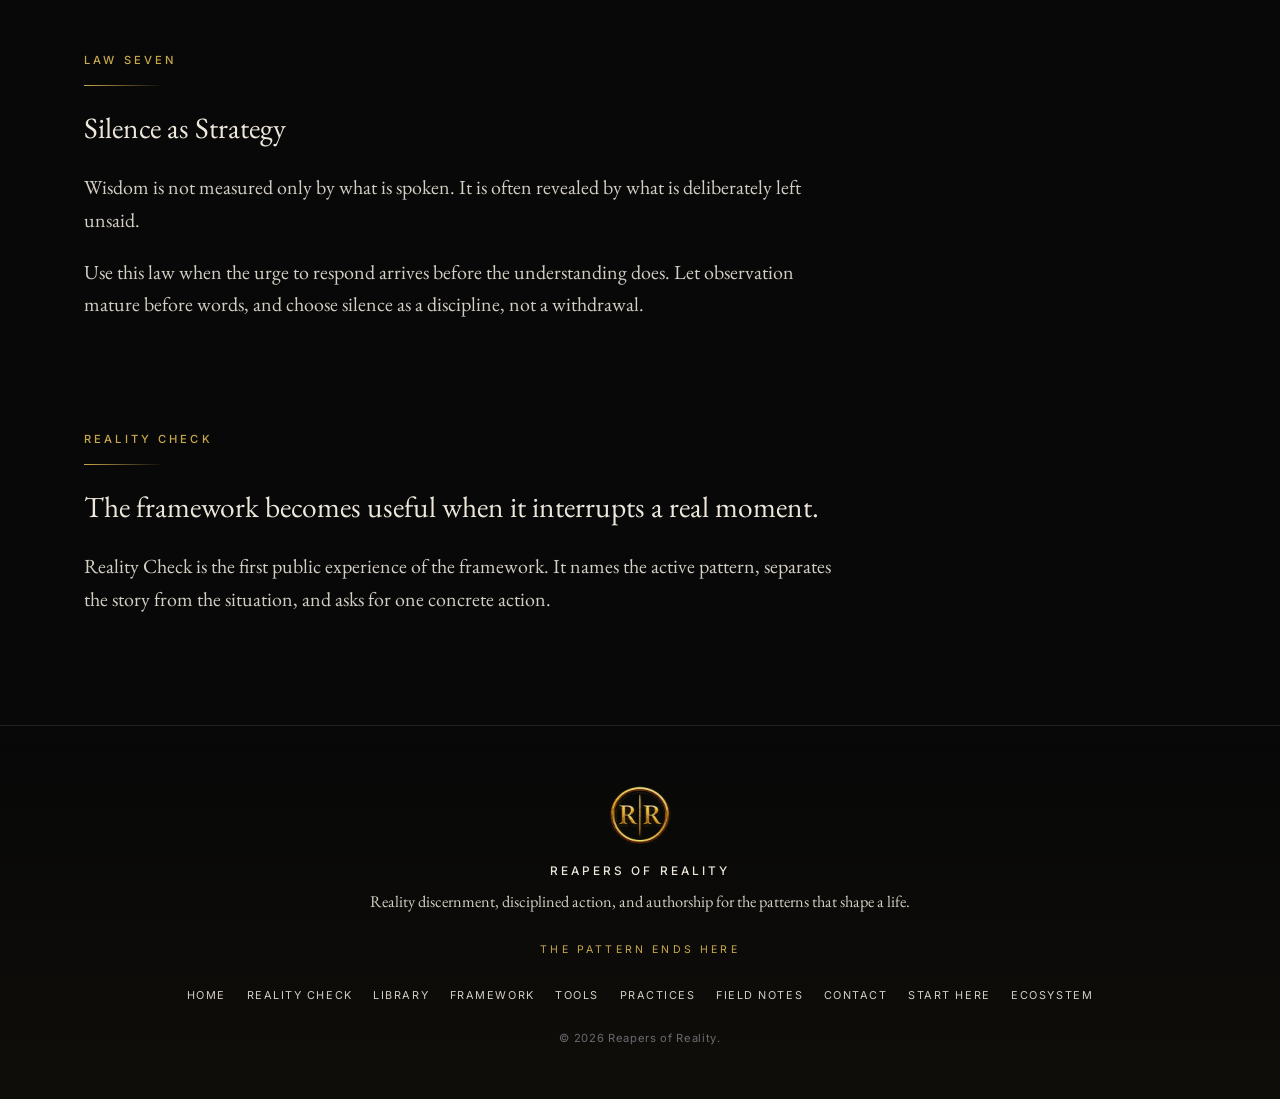
<file: framework.html>
<!DOCTYPE html>
<html lang="en">
<head>
  <meta charset="UTF-8" />
  <meta name="viewport" content="width=device-width, initial-scale=1.0" />

  <title>Framework | Reapers of Reality</title>
  <meta name="description" content="Learn the Reapers of Reality framework: The Pattern Loop, The Reaper Method, and the Seven Laws behind the work." />

  <meta property="og:title" content="Framework | Reapers of Reality" />
  <meta property="og:description" content="The Pattern Loop, The Reaper Method, and the Seven Laws behind Reapers of Reality." />
  <meta property="og:type" content="website" />
  <meta property="og:url" content="https://reaperofreality.com/framework.html" />
  <meta property="og:site_name" content="Reapers of Reality" />

  <meta name="twitter:card" content="summary_large_image" />
  <meta name="twitter:title" content="Framework | Reapers of Reality" />
  <meta name="twitter:description" content="The Pattern Loop, The Reaper Method, and the Seven Laws behind Reapers of Reality." />

    <meta property="og:image" content="https://reaperofreality.com/assets/brand/og-image.jpg" />
  <meta name="twitter:image" content="https://reaperofreality.com/assets/brand/og-image.jpg" />
  <link rel="canonical" href="https://reaperofreality.com/framework.html" />
  <link rel="icon" href="favicon.ico" sizes="any" />
  <link rel="icon" type="image/png" sizes="32x32" href="assets/brand/favicon-32.png" />
  <link rel="apple-touch-icon" href="assets/brand/apple-touch-icon.png" />
  <meta name="theme-color" content="#080808" />
  <link rel="preconnect" href="https://fonts.googleapis.com" />
  <link rel="preconnect" href="https://fonts.gstatic.com" crossorigin />
  <link rel="stylesheet" href="https://fonts.googleapis.com/css2?family=EB+Garamond:ital,wght@0,400;0,500;0,600;1,400&family=Inter:wght@400;500;600&display=swap" />
  <link rel="stylesheet" href="styles.css" />
</head>

<body>
  <header class="site-header">
    <a class="brand" href="index.html" aria-label="Reapers of Reality — home">
      <img class="brand-mark" src="assets/brand/rr-mark-96.png" width="40" height="40" alt="" />
      <span>REAPERS OF REALITY</span>
    </a>

    <button class="menu-toggle" aria-label="Open navigation">☰</button>

    <nav class="site-nav">
      <a href="index.html">Home</a>
      <a href="reality-check.html">Reality Check</a>
      <a href="library.html">Library</a>
      <a href="framework.html" aria-current="page">Framework</a>
      <a href="tools.html">Tools</a>
      <a href="practices.html">Practices</a>
      <a href="field-notes.html">Field Notes</a>
      <a href="contact.html">Contact</a>
    </nav>
  </header>

  <main>
    <section class="hero">
      <p class="eyebrow">Framework</p>

      <h1>How the pattern becomes visible.</h1>

      <p class="hero-subline">
        Reapers of Reality is built around one practical sequence: see the loop, interrupt the reaction, act from clearer contact with reality.
      </p>

      <p class="hero-copy">
        The framework is not a belief system. It is a way to observe what is happening,
        separate reality from interpretation, and choose the next action before the old
        pattern completes itself.
      </p>

      <div class="hero-actions">
        <a class="button primary" href="reality-check.html">Begin Reality Check</a>
        <a class="button secondary" href="library.html">Explore the Library</a>
      </div>
    </section>

    <section class="content-section">
      <p class="eyebrow">One</p>
      <h2 class="hero-subline">The Pattern Loop</h2>
      <p class="hero-copy">
        Event → Interpretation → State → Action → Reinforcement
      </p>
      <p class="hero-copy">
        Something happens. The mind gives it meaning. The body enters a state.
        Action follows. The result strengthens the pattern. This is how repeated
        reactions begin to feel like identity.
      </p>

      <div class="diagram-wrap">
        <svg viewBox="0 0 1000 210" xmlns="http://www.w3.org/2000/svg" role="img" aria-labelledby="tfwloop dfwloop">
  <title id="tfwloop">The Pattern Loop diagram</title>
  <desc id="dfwloop">Event leads to Interpretation, to State, to Action, to Reinforcement, which loops back to Interpretation.</desc>
  <defs>
    <marker id="arrowfwloop" viewBox="0 0 10 10" refX="8" refY="5" markerWidth="7" markerHeight="7" orient="auto-start-reverse">
      <path d="M1 1L9 5L1 9" fill="none" stroke="var(--gold)" stroke-width="1.6" stroke-linecap="round" stroke-linejoin="round"/>
    </marker>
  </defs>
  
    <g>
      <rect x="40" y="40" width="150" height="64" fill="none" stroke="var(--border)" stroke-width="1"/>
      <text x="115.0" y="66.0" text-anchor="middle" fill="var(--bone)" class="diagram-node-label">EVENT</text>
      <text x="115.0" y="86.0" text-anchor="middle" fill="var(--bone-soft)" class="diagram-node-sub" letter-spacing="0.04em">something happens</text>
    </g>
    <g>
      <rect x="232" y="40" width="150" height="64" fill="none" stroke="var(--border)" stroke-width="1"/>
      <text x="307.0" y="66.0" text-anchor="middle" fill="var(--bone)" class="diagram-node-label">INTERPRETATION</text>
      <text x="307.0" y="86.0" text-anchor="middle" fill="var(--bone-soft)" class="diagram-node-sub" letter-spacing="0.04em">meaning forms</text>
    </g>
    <g>
      <rect x="425" y="40" width="150" height="64" fill="none" stroke="var(--border)" stroke-width="1"/>
      <text x="500.0" y="66.0" text-anchor="middle" fill="var(--bone)" class="diagram-node-label">STATE</text>
      <text x="500.0" y="86.0" text-anchor="middle" fill="var(--bone-soft)" class="diagram-node-sub" letter-spacing="0.04em">the body answers</text>
    </g>
    <g>
      <rect x="617" y="40" width="150" height="64" fill="none" stroke="var(--border)" stroke-width="1"/>
      <text x="692.0" y="66.0" text-anchor="middle" fill="var(--bone)" class="diagram-node-label">ACTION</text>
      <text x="692.0" y="86.0" text-anchor="middle" fill="var(--bone-soft)" class="diagram-node-sub" letter-spacing="0.04em">behavior follows</text>
    </g>
    <g>
      <rect x="810" y="40" width="150" height="64" fill="none" stroke="var(--border)" stroke-width="1"/>
      <text x="885.0" y="66.0" text-anchor="middle" fill="var(--bone)" class="diagram-node-label">REINFORCEMENT</text>
      <text x="885.0" y="86.0" text-anchor="middle" fill="var(--bone-soft)" class="diagram-node-sub" letter-spacing="0.04em">the loop strengthens</text>
    </g>
  <line x1="190" y1="72.0" x2="226" y2="72.0" stroke="var(--gold)" stroke-width="1.3" marker-end="url(#arrowfwloop)"/><line x1="382" y1="72.0" x2="419" y2="72.0" stroke="var(--gold)" stroke-width="1.3" marker-end="url(#arrowfwloop)"/><line x1="575" y1="72.0" x2="611" y2="72.0" stroke="var(--gold)" stroke-width="1.3" marker-end="url(#arrowfwloop)"/><line x1="767" y1="72.0" x2="804" y2="72.0" stroke="var(--gold)" stroke-width="1.3" marker-end="url(#arrowfwloop)"/>
  
    <path d="M 885.0 104 L 885.0 162 L 307.0 162 L 307.0 98"
          fill="none" stroke="var(--bone-soft)" stroke-width="1" stroke-dasharray="2 4" marker-end="url(#arrowfwloop)"/>
    <text x="596.0" y="180" text-anchor="middle" fill="var(--bone-soft)" class="diagram-tag">reinforcement returns to interpretation</text>
</svg>
      </div>
      <p class="diagram-caption">
        Reality and identity are not steps in this sequence — reality sits upstream of it,
        identity is what repetition deposits downstream of it, over years.
      </p>
    </section>

    <section class="content-section">
      <p class="eyebrow">Two</p>
      <h2 class="hero-subline">The Reaper Method</h2>
      <p class="hero-copy">
        Detect → Separate → Hold → Choose → Repeat
      </p>
      <p class="hero-copy">
        Detect the pattern. Separate the event from the meaning. Hold the gap before
        reaction. Choose the action that holds. Repeat until new evidence is built.
      </p>

      <div class="diagram-wrap">
        <svg viewBox="0 0 1000 210" xmlns="http://www.w3.org/2000/svg" role="img" aria-labelledby="tfwmethod dfwmethod">
  <title id="tfwmethod">The Reaper Method diagram</title>
  <desc id="dfwmethod">Detect leads to Separate, to Hold, to Choose, to Repeat, which returns to Detect when the pattern resurfaces.</desc>
  <defs>
    <marker id="arrowfwmethod" viewBox="0 0 10 10" refX="8" refY="5" markerWidth="7" markerHeight="7" orient="auto-start-reverse">
      <path d="M1 1L9 5L1 9" fill="none" stroke="var(--gold)" stroke-width="1.6" stroke-linecap="round" stroke-linejoin="round"/>
    </marker>
  </defs>
  
    <g>
      <rect x="40" y="40" width="150" height="64" fill="none" stroke="var(--border)" stroke-width="1"/>
      <text x="115.0" y="66.0" text-anchor="middle" fill="var(--bone)" class="diagram-node-label">DETECT</text>
      <text x="115.0" y="86.0" text-anchor="middle" fill="var(--bone-soft)" class="diagram-node-sub" letter-spacing="0.04em">see the pattern</text>
    </g>
    <g>
      <rect x="232" y="40" width="150" height="64" fill="none" stroke="var(--border)" stroke-width="1"/>
      <text x="307.0" y="66.0" text-anchor="middle" fill="var(--bone)" class="diagram-node-label">SEPARATE</text>
      <text x="307.0" y="86.0" text-anchor="middle" fill="var(--bone-soft)" class="diagram-node-sub" letter-spacing="0.04em">event from meaning</text>
    </g>
    <g>
      <rect x="425" y="40" width="150" height="64" fill="none" stroke="var(--border)" stroke-width="1"/>
      <text x="500.0" y="66.0" text-anchor="middle" fill="var(--bone)" class="diagram-node-label">HOLD</text>
      <text x="500.0" y="86.0" text-anchor="middle" fill="var(--bone-soft)" class="diagram-node-sub" letter-spacing="0.04em">the gap before reaction</text>
    </g>
    <g>
      <rect x="617" y="40" width="150" height="64" fill="none" stroke="var(--border)" stroke-width="1"/>
      <text x="692.0" y="66.0" text-anchor="middle" fill="var(--bone)" class="diagram-node-label">CHOOSE</text>
      <text x="692.0" y="86.0" text-anchor="middle" fill="var(--bone-soft)" class="diagram-node-sub" letter-spacing="0.04em">the action that holds</text>
    </g>
    <g>
      <rect x="810" y="40" width="150" height="64" fill="none" stroke="var(--border)" stroke-width="1"/>
      <text x="885.0" y="66.0" text-anchor="middle" fill="var(--bone)" class="diagram-node-label">REPEAT</text>
      <text x="885.0" y="86.0" text-anchor="middle" fill="var(--bone-soft)" class="diagram-node-sub" letter-spacing="0.04em">until new evidence forms</text>
    </g>
  <line x1="190" y1="72.0" x2="226" y2="72.0" stroke="var(--gold)" stroke-width="1.3" marker-end="url(#arrowfwmethod)"/><line x1="382" y1="72.0" x2="419" y2="72.0" stroke="var(--gold)" stroke-width="1.3" marker-end="url(#arrowfwmethod)"/><line x1="575" y1="72.0" x2="611" y2="72.0" stroke="var(--gold)" stroke-width="1.3" marker-end="url(#arrowfwmethod)"/><line x1="767" y1="72.0" x2="804" y2="72.0" stroke="var(--gold)" stroke-width="1.3" marker-end="url(#arrowfwmethod)"/>
  
    <path d="M 885.0 104 L 885.0 162 L 307.0 162 L 307.0 98"
          fill="none" stroke="var(--bone-soft)" stroke-width="1" stroke-dasharray="2 4" marker-end="url(#arrowfwmethod)"/>
    <text x="596.0" y="180" text-anchor="middle" fill="var(--bone-soft)" class="diagram-tag">repeat returns to detect</text>
</svg>
      </div>
      <p class="diagram-caption">
        Five positions, answered differently: Event meets Detect, Interpretation meets
        Separate, State meets Hold, Action meets Choose, Reinforcement meets Repeat.
      </p>
    </section>

    <section class="content-section" aria-labelledby="the-code">
      <p class="eyebrow">The Code</p>
      <h2 id="the-code" class="hero-subline">Standards, not a separate system.</h2>
      <p class="hero-copy">
        The Code does not sit beside the Loop and the Method. It governs how
        they are lived under pressure, when comfort, fear, or habit start making the decision
        instead of you.
      </p>
    </section>

    <section class="content-section" aria-labelledby="truth-over-comfort">
      <p class="eyebrow">Law one</p>
      <h2 id="truth-over-comfort" class="hero-subline">Truth Over Comfort</h2>
      <p class="hero-copy">
        Comfort has value, but it cannot outrank reality. When comfort becomes the highest
        authority, it protects the pattern that needs to be seen and changed.
      </p>
      <p class="hero-copy">
        Use this law when the easier story feels safer than the true one. What is real must
        lead, even when it costs more to face it.
      </p>
    </section>

    <section class="content-section" aria-labelledby="execution-over-dreams">
      <p class="eyebrow">Law two</p>
      <h2 id="execution-over-dreams" class="hero-subline">Execution Over Dreams</h2>
      <p class="hero-copy">
        Vision means nothing until behavior proves it. A dream can orient the mind, but repeated
        action is what gives it weight in the world.
      </p>
      <p class="hero-copy">
        Use this law when wanting starts to feel like progress. What matters is the evidence:
        choices made, standards kept, and reality built when no one is watching.
      </p>
    </section>

    <section class="content-section" aria-labelledby="growth-through-death">
      <p class="eyebrow">Law three</p>
      <h2 id="growth-through-death" class="hero-subline">Growth Through Death</h2>
      <p class="hero-copy">
        New identity cannot stabilize while old patterns remain in command. Something familiar
        has to end for something truer to hold.
      </p>
      <p class="hero-copy">
        Use this law when you keep adding effort without removing the old agreement. Growth is
        also subtraction: release what keeps the self divided from its next form.
      </p>
    </section>

    <section class="content-section" aria-labelledby="sacrifice-for-sovereignty">
      <p class="eyebrow">Law four</p>
      <h2 id="sacrifice-for-sovereignty" class="hero-subline">Sacrifice for Sovereignty</h2>
      <p class="hero-copy">
        Authorship requires giving up what keeps you owned: approval, comfort, distraction,
        resentment, dependence, or the safety of blaming someone else.
      </p>
      <p class="hero-copy">
        Use this law when freedom has a price. Sovereignty is the capacity to choose without
        letting fear, hunger, habit, or performance hold the pen.
      </p>
    </section>

    <section class="content-section" aria-labelledby="shadow-into-strength">
      <p class="eyebrow">Law five</p>
      <h2 id="shadow-into-strength" class="hero-subline">Shadow Into Strength</h2>
      <p class="hero-copy">
        What remains unseen quietly shapes behavior. The parts of yourself you refuse to look at
        do not disappear — they govern from underneath.
      </p>
      <p class="hero-copy">
        Use this law when a reaction feels bigger than the moment that caused it. Observe honestly,
        integrate patiently, and stop treating the unseen as the enemy.
      </p>
    </section>

    <section class="content-section" aria-labelledby="pain-as-purpose">
      <p class="eyebrow">Law six</p>
      <h2 id="pain-as-purpose" class="hero-subline">Pain as Purpose</h2>
      <p class="hero-copy">
        Not all pain teaches, and not all pain deserves to be endured — yet some pain, faced
        with discernment, becomes one of the greatest instructors available to a person.
      </p>
      <p class="hero-copy">
        Use this law when suffering feels meaningless. Pain becomes wisdom only when it is
        examined and lived through consciously, not avoided and not worshipped.
      </p>
    </section>

    <section class="content-section" aria-labelledby="silence-as-strategy">
      <p class="eyebrow">Law seven</p>
      <h2 id="silence-as-strategy" class="hero-subline">Silence as Strategy</h2>
      <p class="hero-copy">
        Wisdom is not measured only by what is spoken. It is often revealed by what is
        deliberately left unsaid.
      </p>
      <p class="hero-copy">
        Use this law when the urge to respond arrives before the understanding does.
        Let observation mature before words, and choose silence as a discipline, not a withdrawal.
      </p>
    </section>

    <section class="content-section">
      <p class="eyebrow">Reality Check</p>
      <h2 class="hero-subline">The framework becomes useful when it interrupts a real moment.</h2>
      <p class="hero-copy">
        Reality Check is the first public experience of the framework. It names the active
        pattern, separates the story from the situation, and asks for one concrete action.
      </p>
    </section>
  </main>

  <footer class="site-footer">
    <div class="footer-inner">
      <img class="footer-mark" src="assets/brand/rr-mark-192.png" width="64" height="64" alt="" />
      <p class="footer-brand">Reapers of Reality</p>
      <p class="footer-line">Reality discernment, disciplined action, and authorship for the patterns that shape a life.</p>
      <p class="footer-tag">The Pattern Ends Here</p>
      <nav class="footer-nav" aria-label="Footer navigation">
        <a href="index.html">Home</a>
        <a href="reality-check.html">Reality Check</a>
        <a href="library.html">Library</a>
        <a href="framework.html">Framework</a>
        <a href="tools.html">Tools</a>
        <a href="practices.html">Practices</a>
        <a href="field-notes.html">Field Notes</a>
        <a href="contact.html">Contact</a>
        <a href="start-here.html">Start Here</a>
        <a href="ecosystem.html">Ecosystem</a>
      </nav>
      <p class="footer-copy">&copy; 2026 Reapers of Reality.</p>
    </div>
  </footer>

  <script src="script.js"></script>
</body>
</html>
</file>
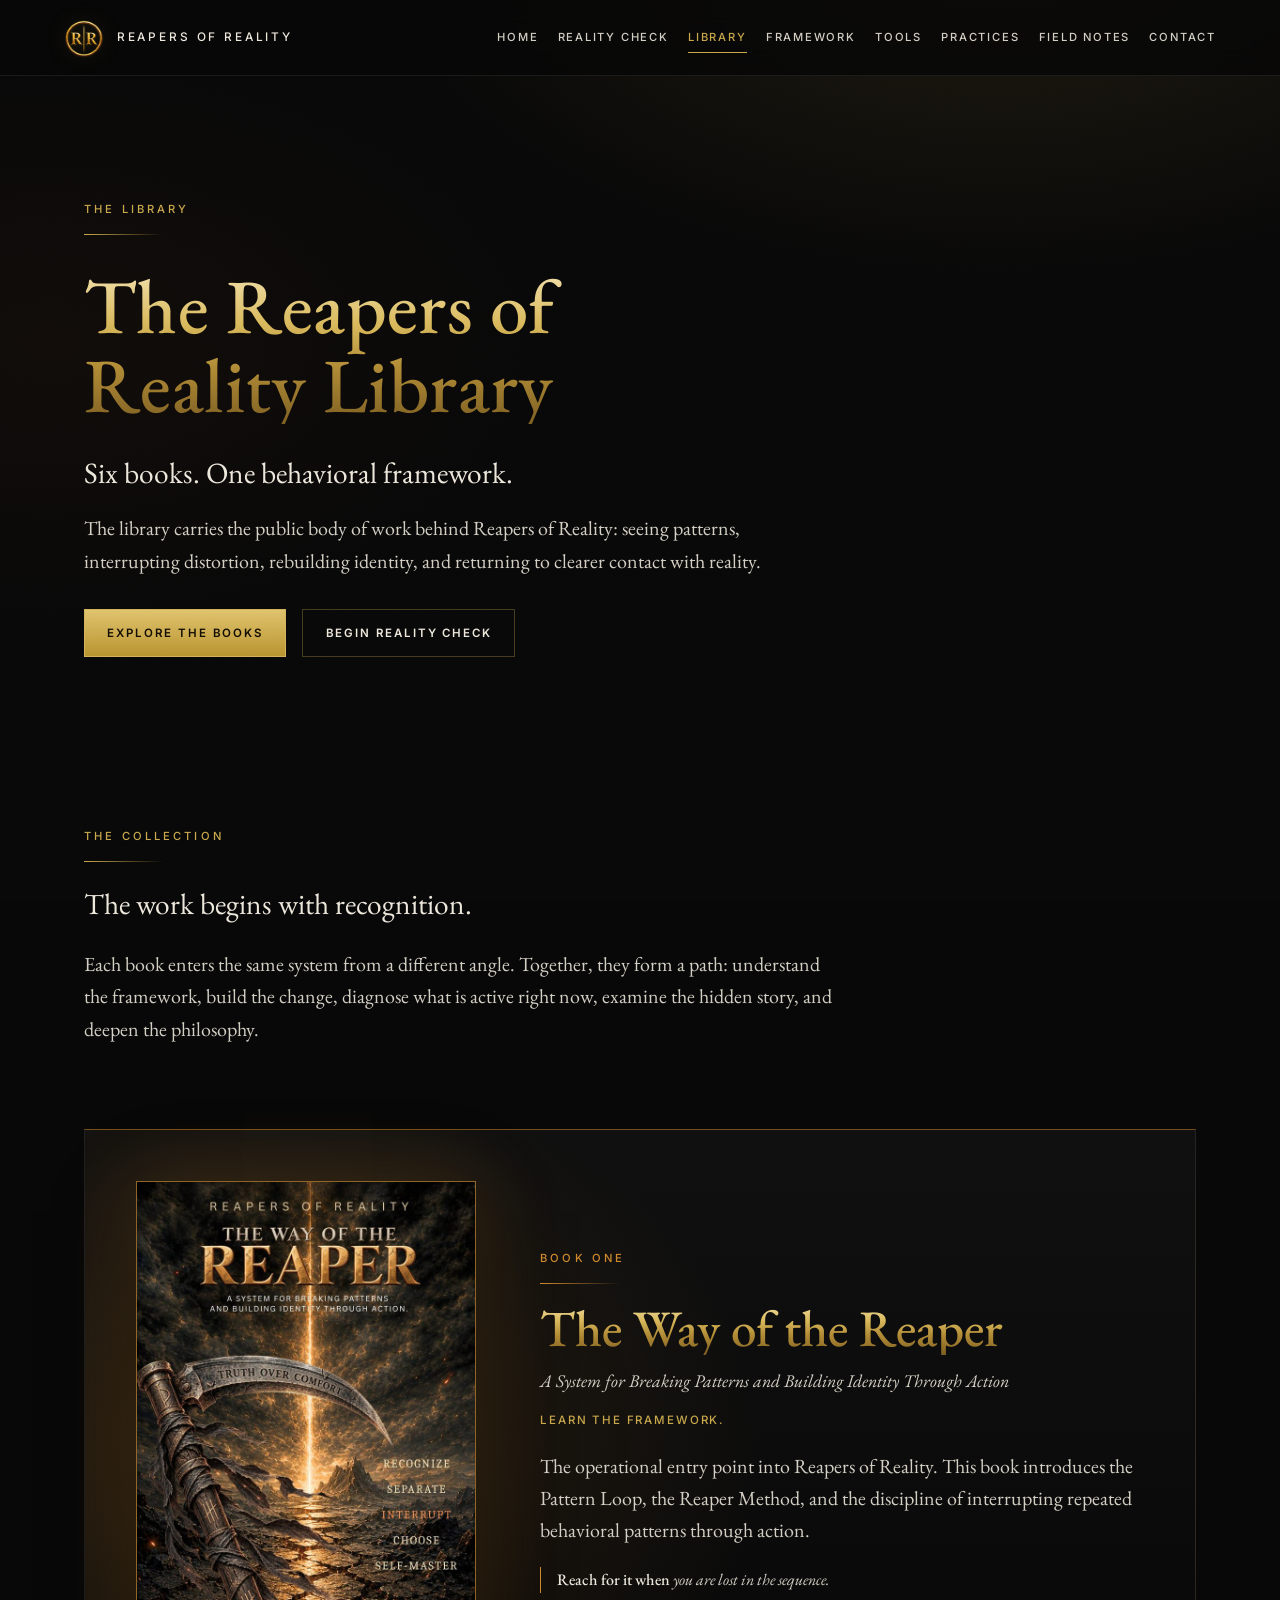
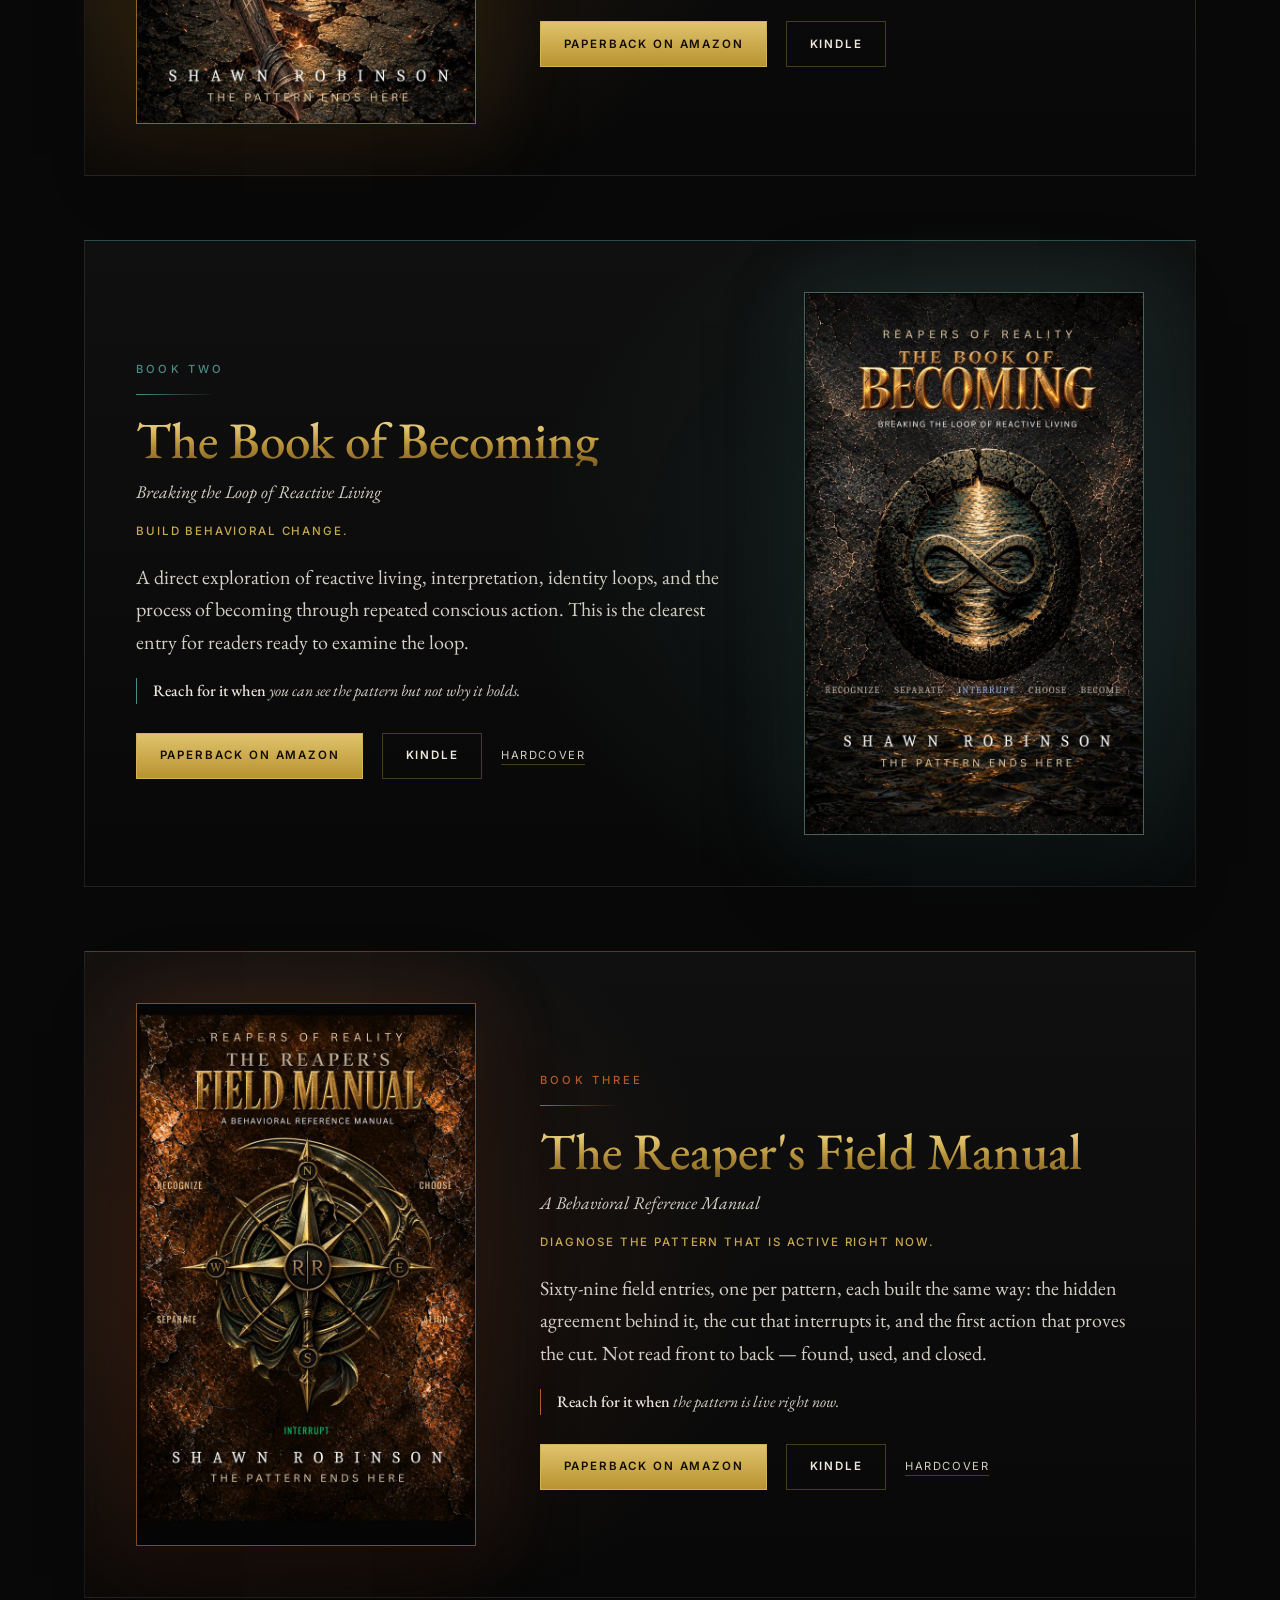
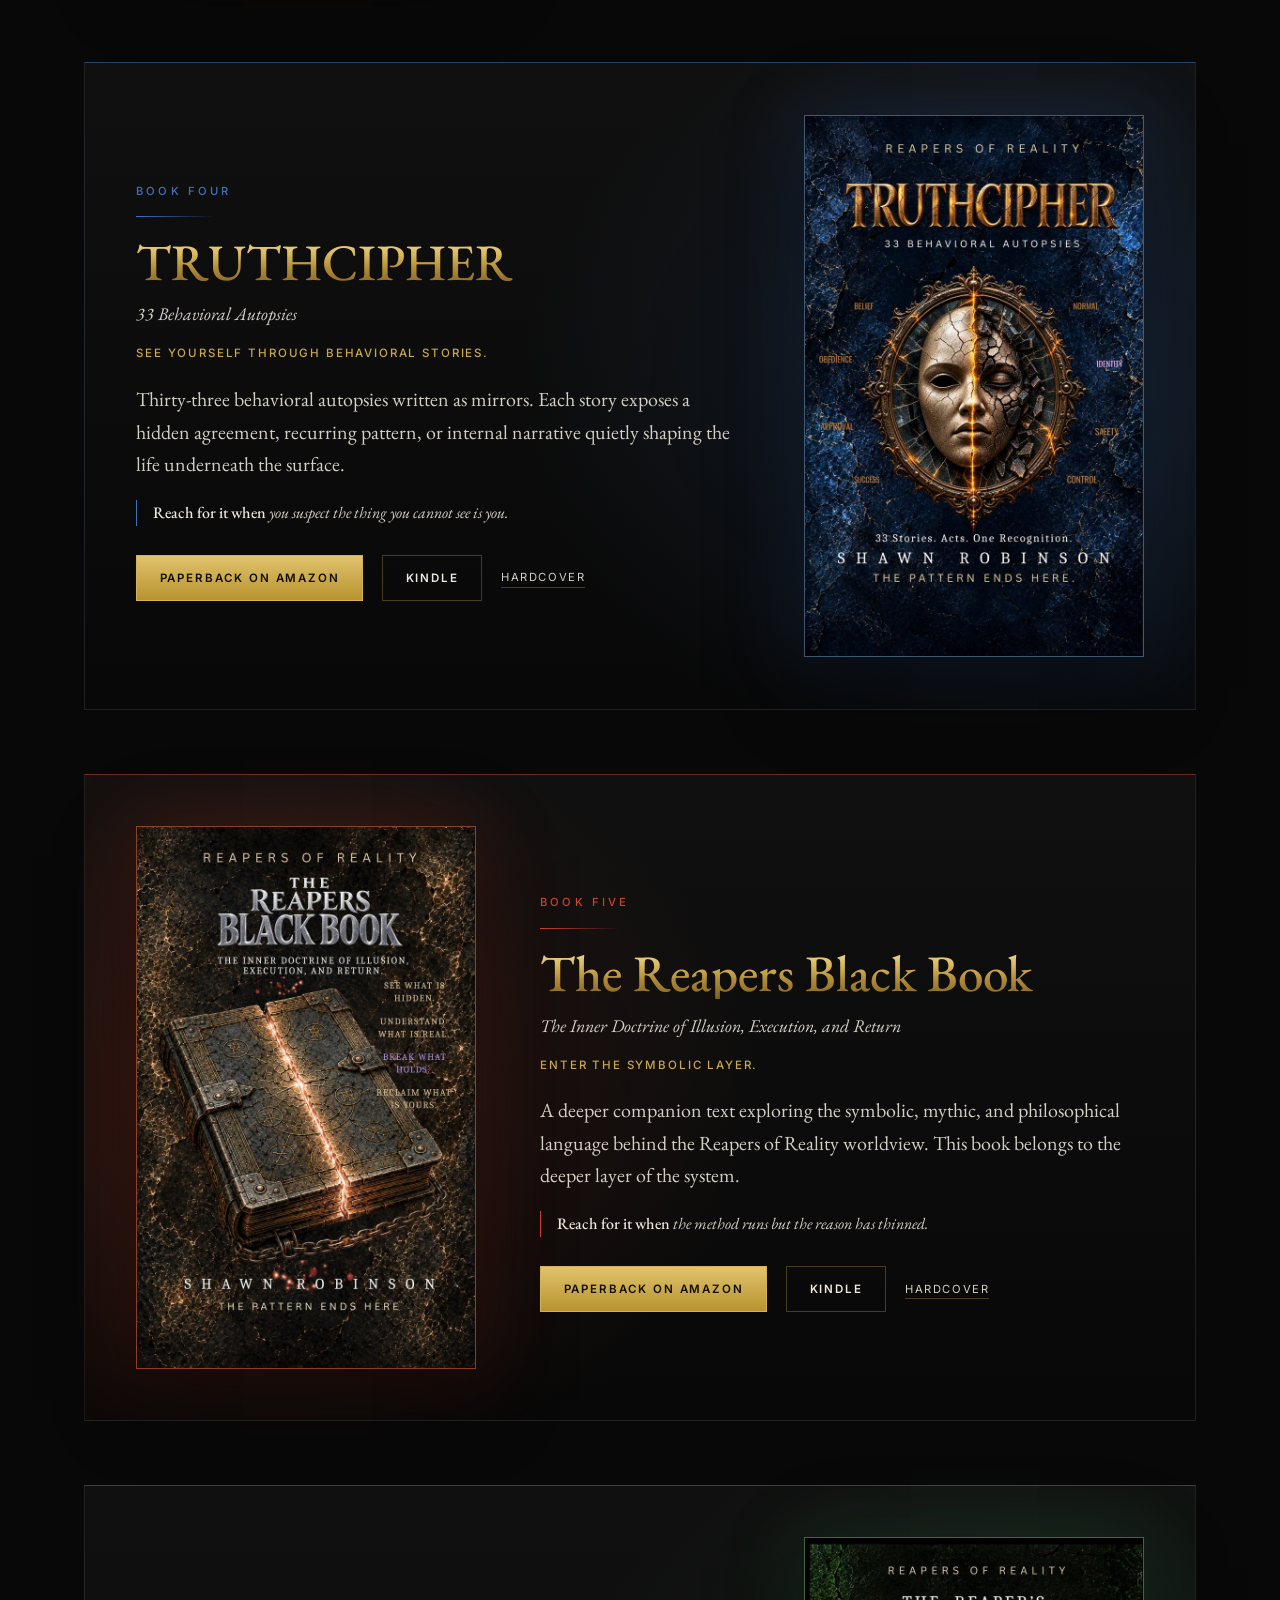
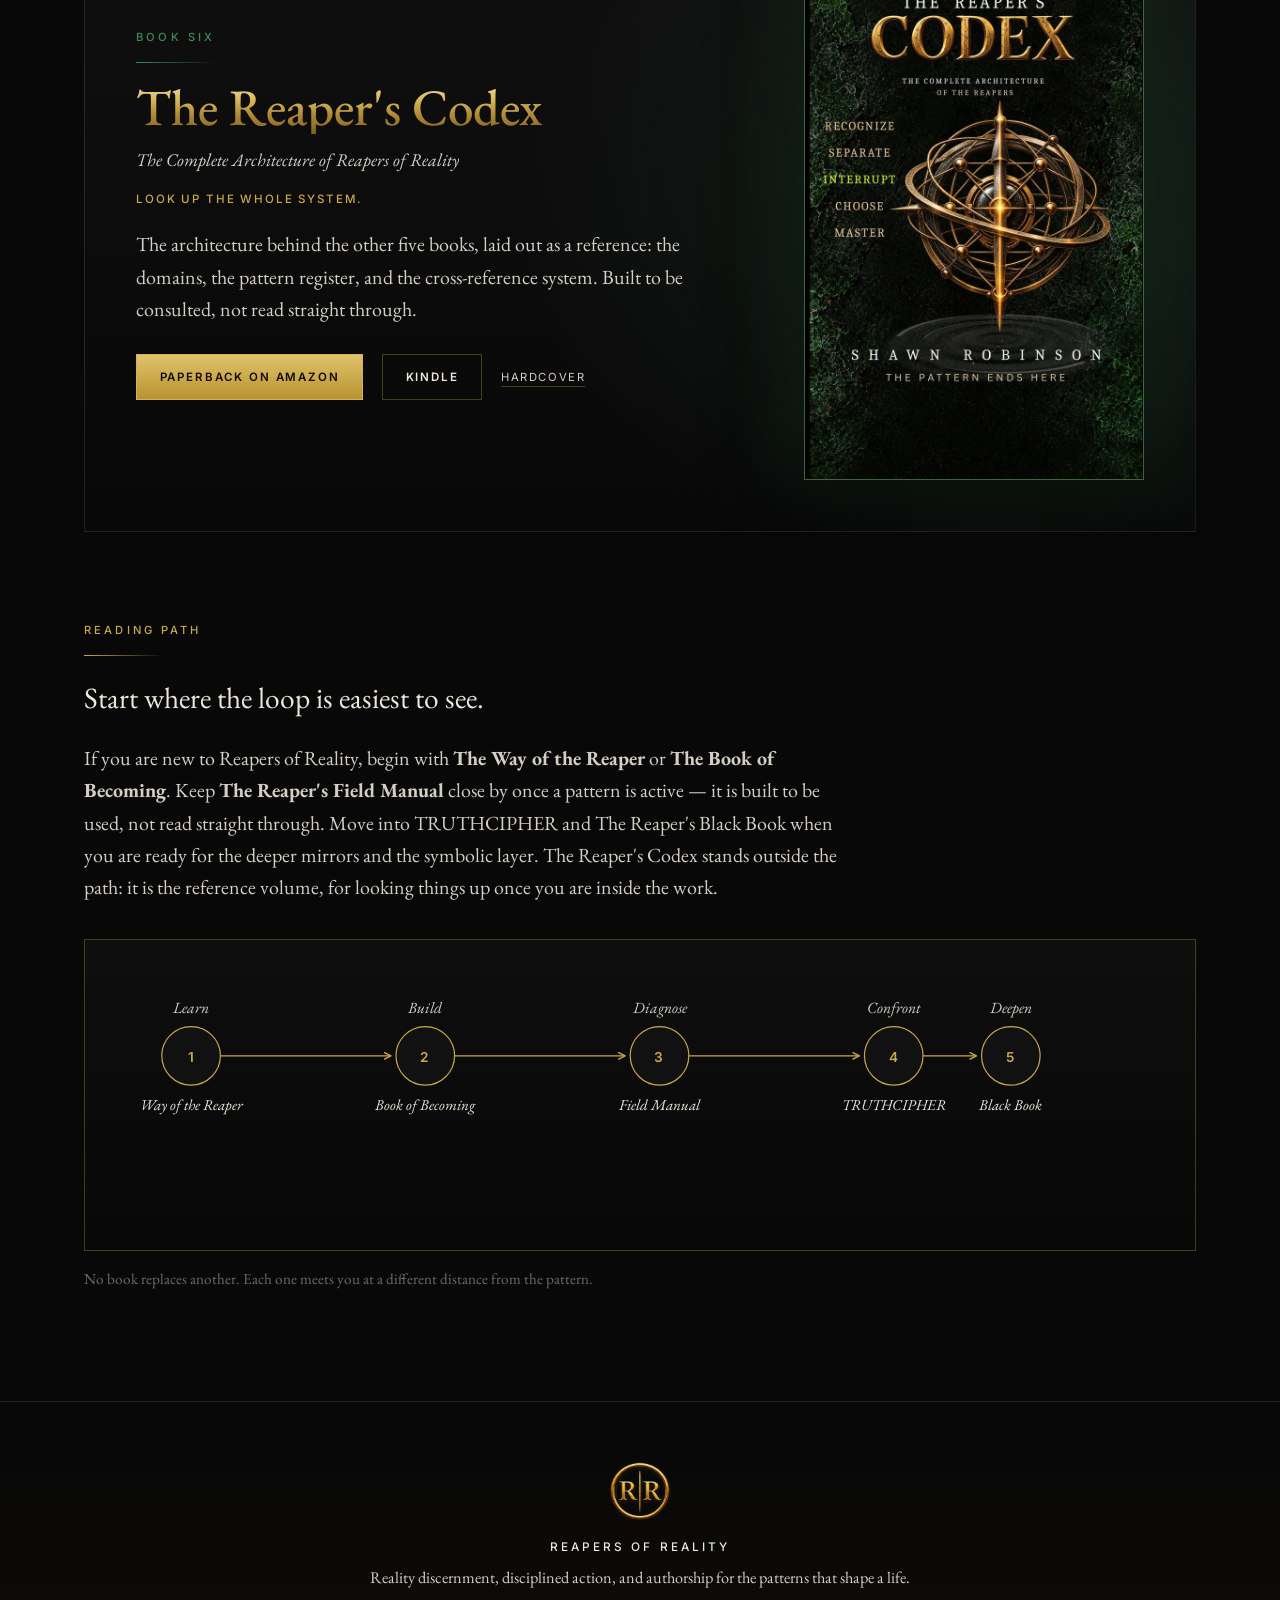
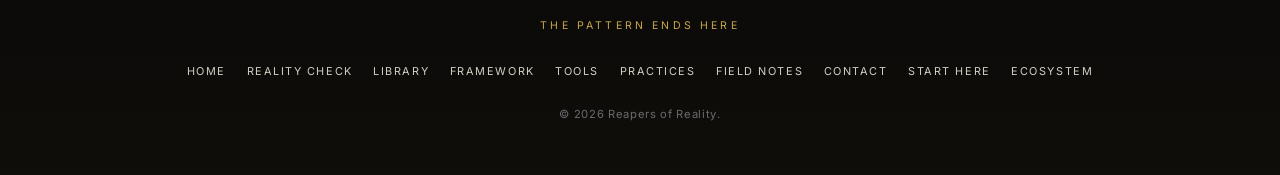
<file: library.html>
<!DOCTYPE html>
<html lang="en">
<head>
  <meta charset="UTF-8" />
  <meta name="viewport" content="width=device-width, initial-scale=1.0" />

  <title>Library | Reapers of Reality</title>
  <meta name="description" content="Explore the Reapers of Reality library: The Way of the Reaper, The Book of Becoming, The Reaper's Field Manual, TRUTHCIPHER, The Reapers Black Book, and The Reaper's Codex." />

  <meta property="og:title" content="Library | Reapers of Reality" />
  <meta property="og:description" content="Six books. One behavioral framework. The Reapers of Reality library." />
  <meta property="og:type" content="website" />
  <meta property="og:url" content="https://reaperofreality.com/library.html" />
  <meta property="og:site_name" content="Reapers of Reality" />

  <meta name="twitter:card" content="summary_large_image" />
  <meta name="twitter:title" content="Library | Reapers of Reality" />
  <meta name="twitter:description" content="Six books. One behavioral framework. The Reapers of Reality library." />

    <meta property="og:image" content="https://reaperofreality.com/assets/brand/og-image.jpg" />
  <meta name="twitter:image" content="https://reaperofreality.com/assets/brand/og-image.jpg" />
  <link rel="canonical" href="https://reaperofreality.com/library.html" />
  <link rel="icon" href="favicon.ico" sizes="any" />
  <link rel="icon" type="image/png" sizes="32x32" href="assets/brand/favicon-32.png" />
  <link rel="apple-touch-icon" href="assets/brand/apple-touch-icon.png" />
  <meta name="theme-color" content="#080808" />
  <link rel="preconnect" href="https://fonts.googleapis.com" />
  <link rel="preconnect" href="https://fonts.gstatic.com" crossorigin />
  <link rel="stylesheet" href="https://fonts.googleapis.com/css2?family=EB+Garamond:ital,wght@0,400;0,500;0,600;1,400&family=Inter:wght@400;500;600&display=swap" />
  <link rel="stylesheet" href="styles.css" />
</head>

<body>
  <header class="site-header">
    <a class="brand" href="index.html" aria-label="Reapers of Reality — home">
      <img class="brand-mark" src="assets/brand/rr-mark-96.png" width="40" height="40" alt="" />
      <span>REAPERS OF REALITY</span>
    </a>

    <button class="menu-toggle" aria-label="Open navigation">☰</button>

    <nav class="site-nav">
      <a href="index.html">Home</a>
      <a href="reality-check.html">Reality Check</a>
      <a href="library.html" aria-current="page">Library</a>
      <a href="framework.html">Framework</a>
      <a href="tools.html">Tools</a>
      <a href="practices.html">Practices</a>
      <a href="field-notes.html">Field Notes</a>
      <a href="contact.html">Contact</a>
    </nav>
  </header>

  <main>
    <section class="hero">
      <p class="eyebrow">The Library</p>

      <h1>The Reapers of Reality Library</h1>

      <p class="hero-subline">
        Six books. One behavioral framework.
      </p>

      <p class="hero-copy">
        The library carries the public body of work behind Reapers of Reality: seeing patterns,
        interrupting distortion, rebuilding identity, and returning to clearer contact with reality.
      </p>

      <div class="hero-actions">
        <a class="button primary" href="#library-books">Explore the Books</a>
        <a class="button secondary" href="reality-check.html">Begin Reality Check</a>
      </div>
    </section>

    <section class="content-section" id="library-books">
      <p class="eyebrow">The Collection</p>

      <h2 class="hero-subline">
        The work begins with recognition.
      </h2>

      <p class="hero-copy">
        Each book enters the same system from a different angle. Together, they form a path:
        understand the framework, build the change, diagnose what is active right now,
        examine the hidden story, and deepen the philosophy.
      </p>
    </section>

    <section class="book-library">
      <article class="book-card" id="way-of-the-reaper" data-book="way-of-the-reaper">
        <figure class="book-cover-art">
          <img src="assets/books/way-of-the-reaper.jpg" width="720" height="1152" alt="The Way of the Reaper — book cover" />
        </figure>
        <div>
          <p class="eyebrow">Book One</p>
          <h2>The Way of the Reaper</h2>
          <p class="book-sub">A System for Breaking Patterns and Building Identity Through Action</p>
          <p class="book-purpose">Learn the framework.</p>
          <p>The operational entry point into Reapers of Reality. This book introduces the Pattern Loop, the Reaper Method, and the discipline of interrupting repeated behavioral patterns through action.</p>
          <p class="book-when"><strong>Reach for it when</strong> you are lost in the sequence.</p>
          <div class="book-buy">
            <a class="button primary" href="https://www.amazon.com/dp/B0H3W32BKN" target="_blank" rel="noopener">Paperback on Amazon</a>
            <a class="button secondary" href="https://www.amazon.com/dp/B0H3BL6XYV" target="_blank" rel="noopener">Kindle</a>
          </div>
        </div>
      </article>

      <article class="book-card" id="book-of-becoming" data-book="book-of-becoming">
        <figure class="book-cover-art">
          <img src="assets/books/book-of-becoming.jpg" width="720" height="1152" alt="The Book of Becoming — book cover" loading="lazy" />
        </figure>
        <div>
          <p class="eyebrow">Book Two</p>
          <h2>The Book of Becoming</h2>
          <p class="book-sub">Breaking the Loop of Reactive Living</p>
          <p class="book-purpose">Build behavioral change.</p>
          <p>A direct exploration of reactive living, interpretation, identity loops, and the process of becoming through repeated conscious action. This is the clearest entry for readers ready to examine the loop.</p>
          <p class="book-when"><strong>Reach for it when</strong> you can see the pattern but not why it holds.</p>
          <div class="book-buy">
            <a class="button primary" href="https://www.amazon.com/dp/B0H73FWCC6" target="_blank" rel="noopener">Paperback on Amazon</a>
            <a class="button secondary" href="https://www.amazon.com/dp/B0H735V4XN" target="_blank" rel="noopener">Kindle</a>
          <a class="text-link" href="https://www.amazon.com/dp/B0H755CYF7" target="_blank" rel="noopener">Hardcover</a>
          </div>
        </div>
      </article>

      <article class="book-card" id="field-manual" data-book="field-manual">
        <figure class="book-cover-art">
          <img src="assets/books/reapers-field-manual.jpg" width="720" height="1152" alt="The Reaper's Field Manual — book cover" loading="lazy" />
        </figure>
        <div>
          <p class="eyebrow">Book Three</p>
          <h2>The Reaper's Field Manual</h2>
          <p class="book-sub">A Behavioral Reference Manual</p>
          <p class="book-purpose">Diagnose the pattern that is active right now.</p>
          <p>Sixty-nine field entries, one per pattern, each built the same way: the hidden agreement behind it, the cut that interrupts it, and the first action that proves the cut. Not read front to back — found, used, and closed.</p>
          <p class="book-when"><strong>Reach for it when</strong> the pattern is live right now.</p>
          <div class="book-buy">
            <a class="button primary" href="https://www.amazon.com/dp/B0H8BTG3Q8" target="_blank" rel="noopener">Paperback on Amazon</a>
            <a class="button secondary" href="https://www.amazon.com/dp/B0H8B11JWC" target="_blank" rel="noopener">Kindle</a>
          <a class="text-link" href="https://www.amazon.com/dp/B0H8PXRZ6F" target="_blank" rel="noopener">Hardcover</a>
          </div>
        </div>
      </article>

      <article class="book-card" id="truthcipher" data-book="truthcipher">
        <figure class="book-cover-art">
          <img src="assets/books/truthcipher.jpg" width="720" height="1152" alt="TRUTHCIPHER — book cover" loading="lazy" />
        </figure>
        <div>
          <p class="eyebrow">Book Four</p>
          <h2>TRUTHCIPHER</h2>
          <p class="book-sub">33 Behavioral Autopsies</p>
          <p class="book-purpose">See yourself through behavioral stories.</p>
          <p>Thirty-three behavioral autopsies written as mirrors. Each story exposes a hidden agreement, recurring pattern, or internal narrative quietly shaping the life underneath the surface.</p>
          <p class="book-when"><strong>Reach for it when</strong> you suspect the thing you cannot see is you.</p>
          <div class="book-buy">
            <a class="button primary" href="https://www.amazon.com/dp/B0H6YDQRFY" target="_blank" rel="noopener">Paperback on Amazon</a>
            <a class="button secondary" href="https://www.amazon.com/dp/B0H6YT4Z33" target="_blank" rel="noopener">Kindle</a>
          <a class="text-link" href="https://www.amazon.com/dp/B0H74V8FHG" target="_blank" rel="noopener">Hardcover</a>
          </div>
        </div>
      </article>

      <article class="book-card" id="black-book" data-book="black-book">
        <figure class="book-cover-art">
          <img src="assets/books/reapers-black-book.jpg" width="720" height="1152" alt="The Reapers Black Book — book cover" loading="lazy" />
        </figure>
        <div>
          <p class="eyebrow">Book Five</p>
          <h2>The Reapers Black Book</h2>
          <p class="book-sub">The Inner Doctrine of Illusion, Execution, and Return</p>
          <p class="book-purpose">Enter the symbolic layer.</p>
          <p>A deeper companion text exploring the symbolic, mythic, and philosophical language behind the Reapers of Reality worldview. This book belongs to the deeper layer of the system.</p>
          <p class="book-when"><strong>Reach for it when</strong> the method runs but the reason has thinned.</p>
          <div class="book-buy">
            <a class="button primary" href="https://www.amazon.com/dp/B0H7GBWNP2" target="_blank" rel="noopener">Paperback on Amazon</a>
            <a class="button secondary" href="https://www.amazon.com/dp/B0H7GBKH19" target="_blank" rel="noopener">Kindle</a>
          <a class="text-link" href="https://www.amazon.com/dp/B0H7GPX7HK" target="_blank" rel="noopener">Hardcover</a>
          </div>
        </div>
      </article>

      <article class="book-card" id="codex" data-book="codex">
        <figure class="book-cover-art">
          <img src="assets/books/reapers-codex.jpg" width="720" height="1152" alt="The Reaper's Codex — book cover" loading="lazy" />
        </figure>
        <div>
          <p class="eyebrow">Book Six</p>
          <h2>The Reaper's Codex</h2>
          <p class="book-sub">The Complete Architecture of Reapers of Reality</p>
          <p class="book-purpose">Look up the whole system.</p>
          <p>The architecture behind the other five books, laid out as a reference: the domains, the pattern register, and the cross-reference system. Built to be consulted, not read straight through.</p>
          <div class="book-buy">
            <a class="button primary" href="https://www.amazon.com/dp/B0HKQ64KQW" target="_blank" rel="noopener">Paperback on Amazon</a>
            <a class="button secondary" href="https://www.amazon.com/dp/B0HKH87T7M" target="_blank" rel="noopener">Kindle</a>
          <a class="text-link" href="https://www.amazon.com/dp/B0HKMZ5JCW" target="_blank" rel="noopener">Hardcover</a>
          </div>
        </div>
      </article>
    </section>

    <section class="content-section">
      <p class="eyebrow">Reading Path</p>

      <h2 class="hero-subline">
        Start where the loop is easiest to see.
      </h2>

      <p class="hero-copy">
        If you are new to Reapers of Reality, begin with <strong>The Way of the Reaper</strong>
        or <strong>The Book of Becoming</strong>. Keep <strong>The Reaper's Field Manual</strong>
        close by once a pattern is active — it is built to be used, not read straight through.
        Move into TRUTHCIPHER and The Reaper's Black Book when you are ready for the deeper
        mirrors and the symbolic layer. The Reaper's Codex stands outside the path: it is the reference volume, for looking things up once you are inside the work.
      </p>

      <div class="diagram-wrap">
        <svg viewBox="0 0 1080 260" xmlns="http://www.w3.org/2000/svg" role="img" aria-labelledby="tbooks dbooks">
  <title id="tbooks">The five-book reading path</title>
  <desc id="dbooks">Way of the Reaper, then Book of Becoming, then the Field Manual for active patterns, then TRUTHCIPHER, then the Black Book.</desc>
  <defs>
    <marker id="arrowbooks" viewBox="0 0 10 10" refX="8" refY="5" markerWidth="7" markerHeight="7" orient="auto-start-reverse">
      <path d="M1 1L9 5L1 9" fill="none" stroke="var(--gold)" stroke-width="1.6" stroke-linecap="round" stroke-linejoin="round"/>
    </marker>
  </defs>
  <line x1="110" y1="90" x2="284" y2="90" stroke="var(--gold)" stroke-width="1.2" marker-end="url(#arrowbooks)"/><line x1="350" y1="90" x2="524" y2="90" stroke="var(--gold)" stroke-width="1.2" marker-end="url(#arrowbooks)"/><line x1="590" y1="90" x2="764" y2="90" stroke="var(--gold)" stroke-width="1.2" marker-end="url(#arrowbooks)"/><line x1="830" y1="90" x2="884" y2="90" stroke="var(--gold)" stroke-width="1.2" marker-end="url(#arrowbooks)"/>
  
    <g>
      <circle cx="80" cy="90" r="30" fill="var(--charcoal)" stroke="var(--gold)" stroke-width="1.2"/>
      <text x="80" y="96" text-anchor="middle" fill="var(--gold)" class="diagram-node-label">1</text>
      <text x="80" y="146" text-anchor="middle" fill="var(--bone)" class="diagram-node-sub" font-size="12">Way of the Reaper</text>
      <text x="80" y="46" text-anchor="middle" fill="var(--bone-soft)" class="diagram-tag">Learn</text>
    </g>
    <g>
      <circle cx="320" cy="90" r="30" fill="var(--charcoal)" stroke="var(--gold)" stroke-width="1.2"/>
      <text x="320" y="96" text-anchor="middle" fill="var(--gold)" class="diagram-node-label">2</text>
      <text x="320" y="146" text-anchor="middle" fill="var(--bone)" class="diagram-node-sub" font-size="12">Book of Becoming</text>
      <text x="320" y="46" text-anchor="middle" fill="var(--bone-soft)" class="diagram-tag">Build</text>
    </g>
    <g>
      <circle cx="560" cy="90" r="30" fill="var(--charcoal)" stroke="var(--gold)" stroke-width="1.2"/>
      <text x="560" y="96" text-anchor="middle" fill="var(--gold)" class="diagram-node-label">3</text>
      <text x="560" y="146" text-anchor="middle" fill="var(--bone)" class="diagram-node-sub" font-size="12">Field Manual</text>
      <text x="560" y="46" text-anchor="middle" fill="var(--bone-soft)" class="diagram-tag">Diagnose</text>
    </g>
    <g>
      <circle cx="800" cy="90" r="30" fill="var(--charcoal)" stroke="var(--gold)" stroke-width="1.2"/>
      <text x="800" y="96" text-anchor="middle" fill="var(--gold)" class="diagram-node-label">4</text>
      <text x="800" y="146" text-anchor="middle" fill="var(--bone)" class="diagram-node-sub" font-size="12">TRUTHCIPHER</text>
      <text x="800" y="46" text-anchor="middle" fill="var(--bone-soft)" class="diagram-tag">Confront</text>
    </g>
    <g>
      <circle cx="920" cy="90" r="30" fill="var(--charcoal)" stroke="var(--gold)" stroke-width="1.2"/>
      <text x="920" y="96" text-anchor="middle" fill="var(--gold)" class="diagram-node-label">5</text>
      <text x="920" y="146" text-anchor="middle" fill="var(--bone)" class="diagram-node-sub" font-size="12">Black Book</text>
      <text x="920" y="46" text-anchor="middle" fill="var(--bone-soft)" class="diagram-tag">Deepen</text>
    </g>
</svg>
      </div>
      <p class="diagram-caption">
        No book replaces another. Each one meets you at a different distance from the pattern.
      </p>
    </section>
  </main>

  <footer class="site-footer">
    <div class="footer-inner">
      <img class="footer-mark" src="assets/brand/rr-mark-192.png" width="64" height="64" alt="" />
      <p class="footer-brand">Reapers of Reality</p>
      <p class="footer-line">Reality discernment, disciplined action, and authorship for the patterns that shape a life.</p>
      <p class="footer-tag">The Pattern Ends Here</p>
      <nav class="footer-nav" aria-label="Footer navigation">
        <a href="index.html">Home</a>
        <a href="reality-check.html">Reality Check</a>
        <a href="library.html">Library</a>
        <a href="framework.html">Framework</a>
        <a href="tools.html">Tools</a>
        <a href="practices.html">Practices</a>
        <a href="field-notes.html">Field Notes</a>
        <a href="contact.html">Contact</a>
        <a href="start-here.html">Start Here</a>
        <a href="ecosystem.html">Ecosystem</a>
      </nav>
      <p class="footer-copy">&copy; 2026 Reapers of Reality.</p>
    </div>
  </footer>

  <script src="script.js"></script>
</body>
</html>
</file>
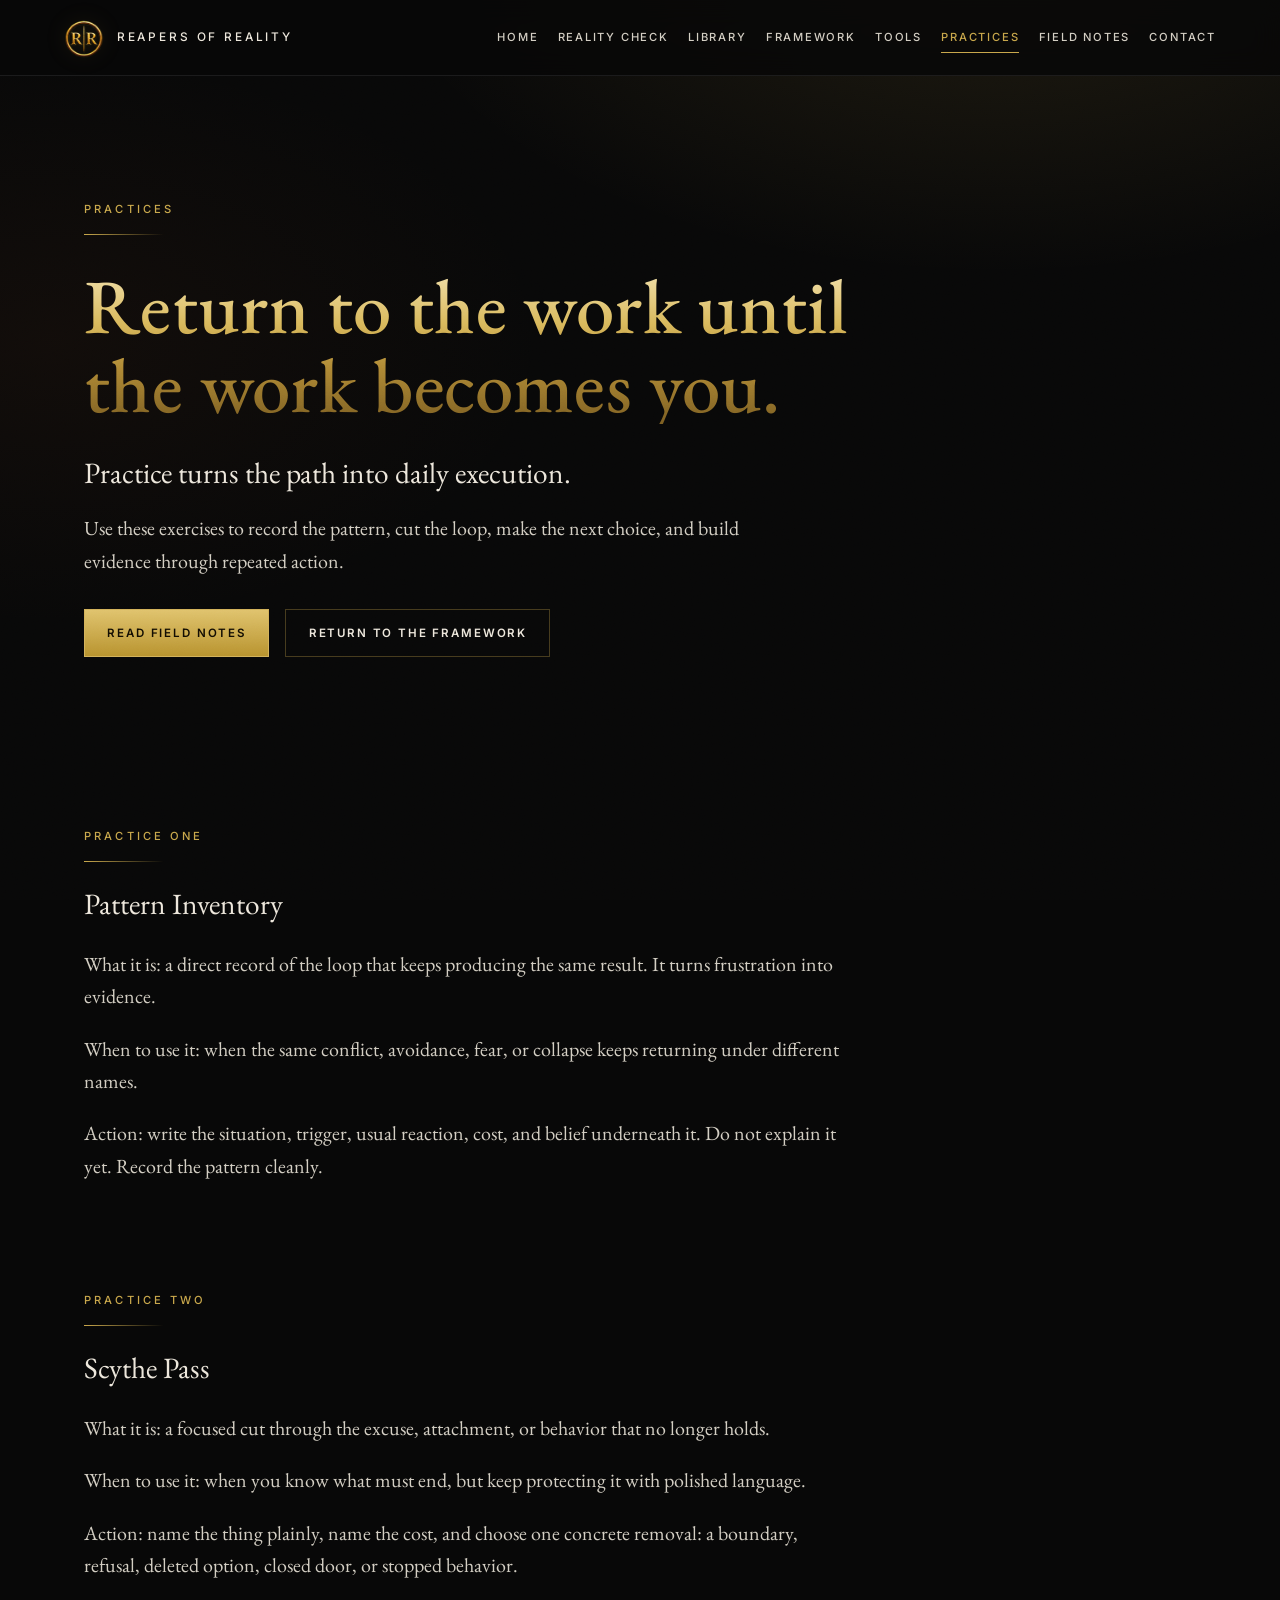
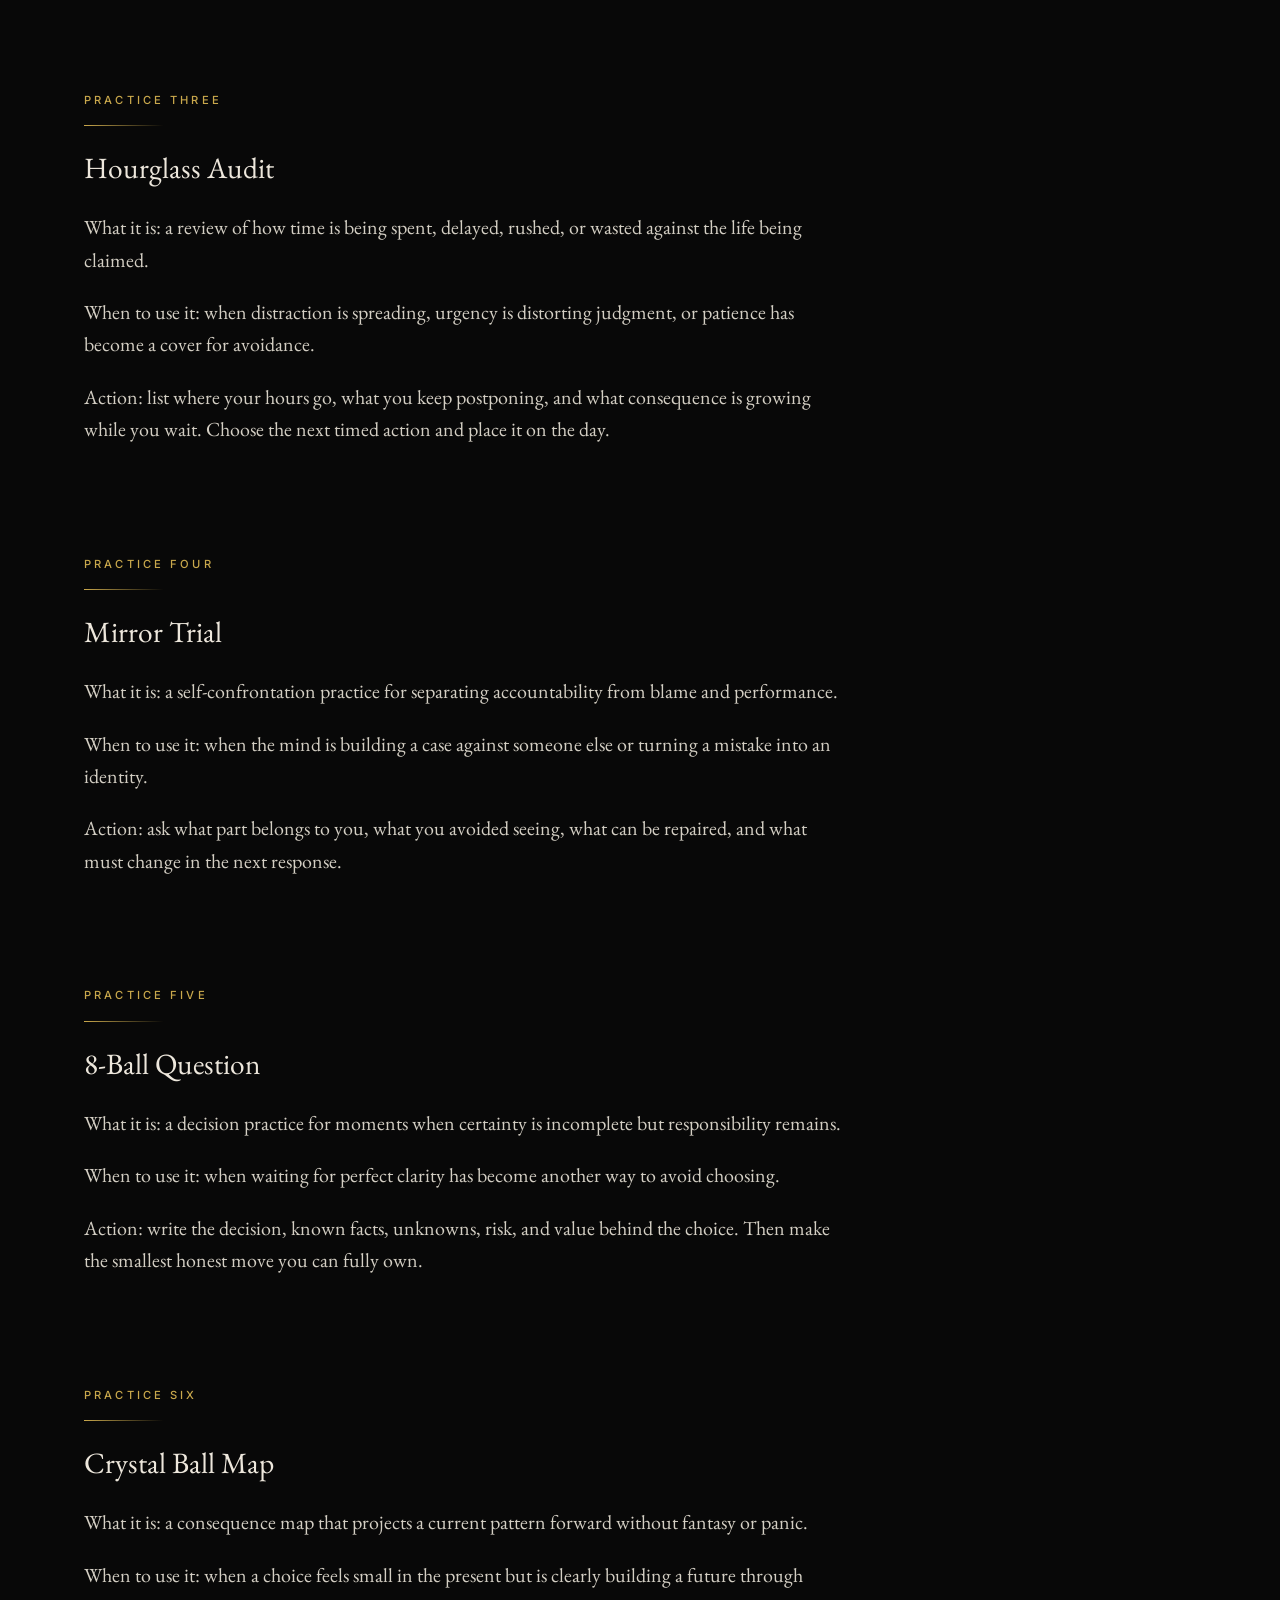
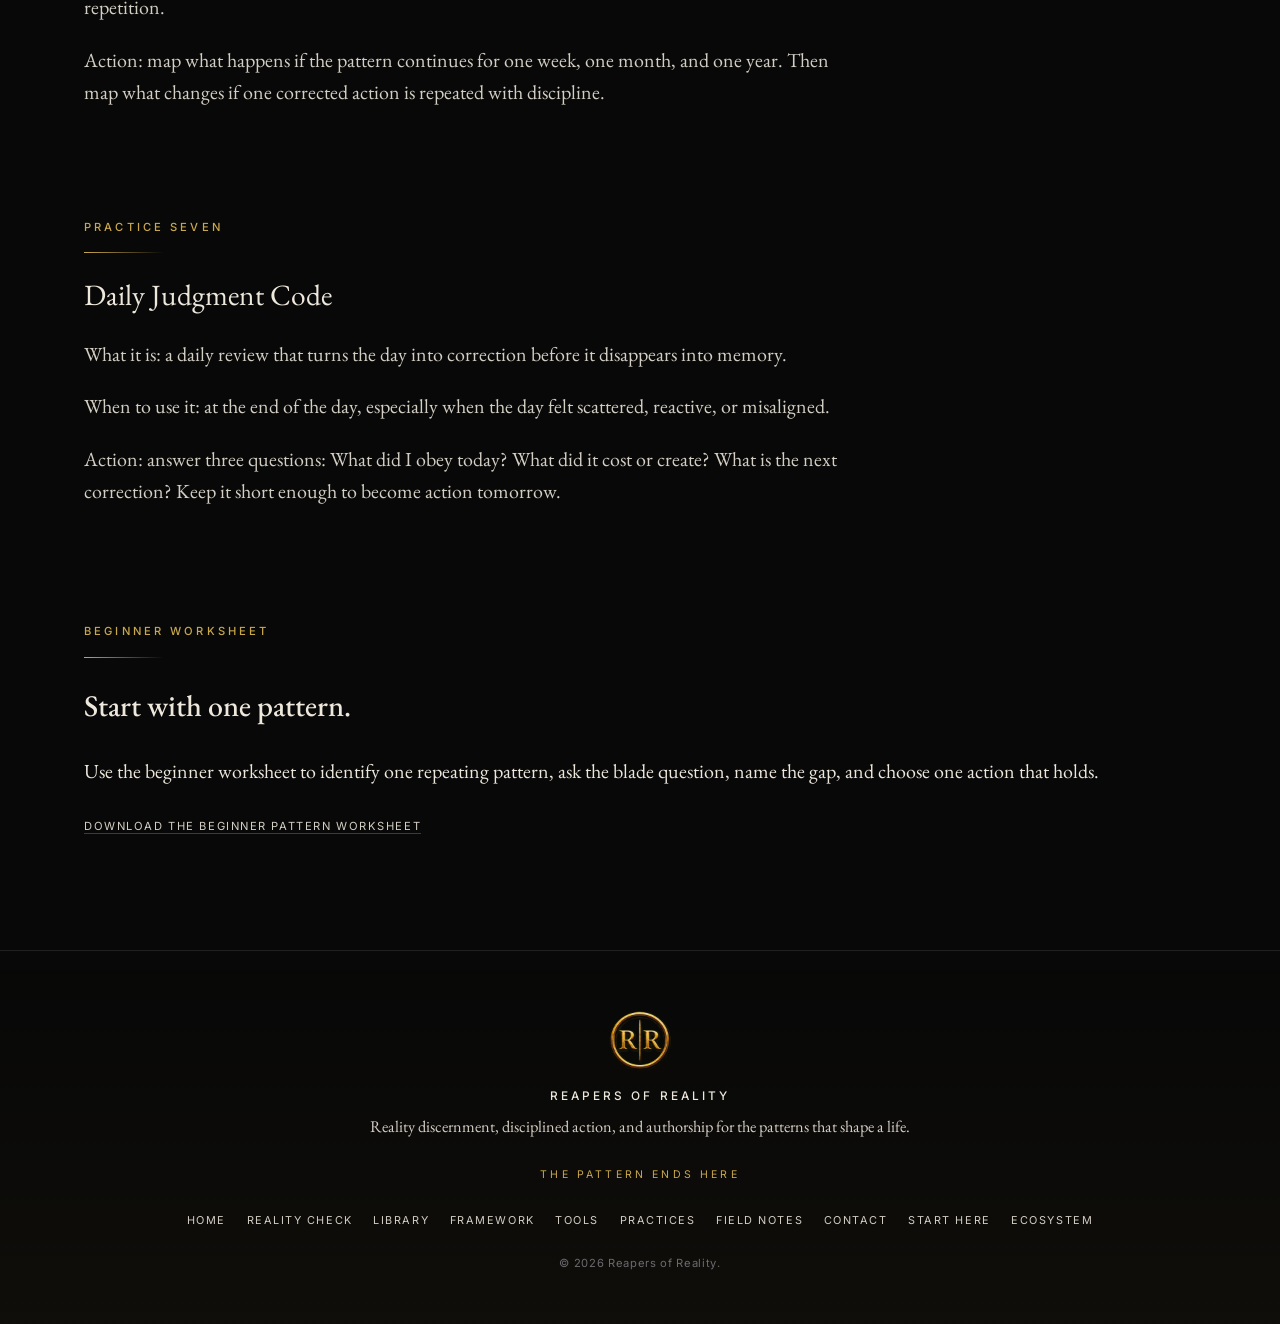
<file: practices.html>
<!DOCTYPE html>
<html lang="en">
<head>
  <meta charset="UTF-8" />
  <meta name="viewport" content="width=device-width, initial-scale=1.0" />
  <title>Practices | Reapers of Reality</title>
  <meta name="description" content="Use practical Reaper exercises and worksheets to identify reactive loops, interrupt patterns, and return to disciplined action." />
  <meta property="og:title" content="Practices | Reapers of Reality" />
  <meta property="og:description" content="Use practical Reaper exercises and worksheets to identify reactive loops, interrupt patterns, and return to disciplined action." />
  <meta property="og:type" content="website" />
  <meta property="og:url" content="https://reaperofreality.com/practices.html" />
  <meta property="og:site_name" content="Reapers of Reality" />
  <meta name="twitter:card" content="summary_large_image" />
  <meta name="twitter:title" content="Practices | Reapers of Reality" />
  <meta name="twitter:description" content="Use practical Reaper exercises and worksheets to identify reactive loops, interrupt patterns, and return to disciplined action." />
    <meta property="og:image" content="https://reaperofreality.com/assets/brand/og-image.jpg" />
  <meta name="twitter:image" content="https://reaperofreality.com/assets/brand/og-image.jpg" />
  <link rel="canonical" href="https://reaperofreality.com/practices.html" />
  <link rel="icon" href="favicon.ico" sizes="any" />
  <link rel="icon" type="image/png" sizes="32x32" href="assets/brand/favicon-32.png" />
  <link rel="apple-touch-icon" href="assets/brand/apple-touch-icon.png" />
  <meta name="theme-color" content="#080808" />
  <link rel="preconnect" href="https://fonts.googleapis.com" />
  <link rel="preconnect" href="https://fonts.gstatic.com" crossorigin />
  <link rel="stylesheet" href="https://fonts.googleapis.com/css2?family=EB+Garamond:ital,wght@0,400;0,500;0,600;1,400&family=Inter:wght@400;500;600&display=swap" />
  <link rel="stylesheet" href="styles.css" />
</head>
<body>
  <header class="site-header">
    <a class="brand" href="index.html" aria-label="Reapers of Reality — home">
      <img class="brand-mark" src="assets/brand/rr-mark-96.png" width="40" height="40" alt="" />
      <span>REAPERS OF REALITY</span>
    </a>

    <button class="menu-toggle" aria-label="Open navigation">☰</button>

    <nav class="site-nav">
      <a href="index.html">Home</a>
      <a href="reality-check.html">Reality Check</a>
      <a href="library.html">Library</a>
      <a href="framework.html">Framework</a>
      <a href="tools.html">Tools</a>
      <a href="practices.html" aria-current="page">Practices</a>
      <a href="field-notes.html">Field Notes</a>
      <a href="contact.html">Contact</a>
    </nav>
  </header>

  <main>
    <section class="hero">
      <p class="eyebrow">Practices</p>

      <h1>Return to the work until the work becomes you.</h1>

      <p class="hero-subline">
        Practice turns the path into daily execution.
      </p>

      <p class="hero-copy">
        Use these exercises to record the pattern, cut the loop, make the next choice,
        and build evidence through repeated action.
      </p>

      <div class="hero-actions">
        <a class="button primary" href="field-notes.html">Read Field Notes</a>
        <a class="button secondary" href="framework.html">Return to the Framework</a>
      </div>
    </section>

    <section class="content-section" aria-labelledby="pattern-inventory">
      <p class="eyebrow">Practice one</p>

      <h2 id="pattern-inventory" class="hero-subline">Pattern Inventory</h2>

      <p class="hero-copy">
        What it is: a direct record of the loop that keeps producing the same result.
        It turns frustration into evidence.
      </p>

      <p class="hero-copy">
        When to use it: when the same conflict, avoidance, fear, or collapse keeps returning
        under different names.
      </p>

      <p class="hero-copy">
        Action: write the situation, trigger, usual reaction, cost, and belief underneath it.
        Do not explain it yet. Record the pattern cleanly.
      </p>
    </section>

    <section class="content-section" aria-labelledby="scythe-pass">
      <p class="eyebrow">Practice two</p>

      <h2 id="scythe-pass" class="hero-subline">Scythe Pass</h2>

      <p class="hero-copy">
        What it is: a focused cut through the excuse, attachment, or behavior that no longer holds.
      </p>

      <p class="hero-copy">
        When to use it: when you know what must end, but keep protecting it with polished language.
      </p>

      <p class="hero-copy">
        Action: name the thing plainly, name the cost, and choose one concrete removal:
        a boundary, refusal, deleted option, closed door, or stopped behavior.
      </p>
    </section>

    <section class="content-section" aria-labelledby="hourglass-audit">
      <p class="eyebrow">Practice three</p>

      <h2 id="hourglass-audit" class="hero-subline">Hourglass Audit</h2>

      <p class="hero-copy">
        What it is: a review of how time is being spent, delayed, rushed, or wasted against the life being claimed.
      </p>

      <p class="hero-copy">
        When to use it: when distraction is spreading, urgency is distorting judgment,
        or patience has become a cover for avoidance.
      </p>

      <p class="hero-copy">
        Action: list where your hours go, what you keep postponing, and what consequence is
        growing while you wait. Choose the next timed action and place it on the day.
      </p>
    </section>

    <section class="content-section" aria-labelledby="mirror-trial">
      <p class="eyebrow">Practice four</p>

      <h2 id="mirror-trial" class="hero-subline">Mirror Trial</h2>

      <p class="hero-copy">
        What it is: a self-confrontation practice for separating accountability from blame and performance.
      </p>

      <p class="hero-copy">
        When to use it: when the mind is building a case against someone else or turning a mistake into an identity.
      </p>

      <p class="hero-copy">
        Action: ask what part belongs to you, what you avoided seeing, what can be repaired,
        and what must change in the next response.
      </p>
    </section>

    <section class="content-section" aria-labelledby="eight-ball-question">
      <p class="eyebrow">Practice five</p>

      <h2 id="eight-ball-question" class="hero-subline">8-Ball Question</h2>

      <p class="hero-copy">
        What it is: a decision practice for moments when certainty is incomplete but responsibility remains.
      </p>

      <p class="hero-copy">
        When to use it: when waiting for perfect clarity has become another way to avoid
        choosing.
      </p>

      <p class="hero-copy">
        Action: write the decision, known facts, unknowns, risk, and value behind the choice.
        Then make the smallest honest move you can fully own.
      </p>
    </section>

    <section class="content-section" aria-labelledby="crystal-ball-map">
      <p class="eyebrow">Practice six</p>

      <h2 id="crystal-ball-map" class="hero-subline">Crystal Ball Map</h2>

      <p class="hero-copy">
        What it is: a consequence map that projects a current pattern forward without fantasy or panic.
      </p>

      <p class="hero-copy">
        When to use it: when a choice feels small in the present but is clearly building
        a future through repetition.
      </p>

      <p class="hero-copy">
        Action: map what happens if the pattern continues for one week, one month, and one year.
        Then map what changes if one corrected action is repeated with discipline.
      </p>
    </section>

    <section class="content-section" aria-labelledby="daily-judgment-code">
      <p class="eyebrow">Practice seven</p>

      <h2 id="daily-judgment-code" class="hero-subline">Daily Judgment Code</h2>

      <p class="hero-copy">
        What it is: a daily review that turns the day into correction before it disappears into memory.
      </p>

      <p class="hero-copy">
        When to use it: at the end of the day, especially when the day felt scattered,
        reactive, or misaligned.
      </p>

      <p class="hero-copy">
        Action: answer three questions: What did I obey today? What did it cost or create?
        What is the next correction? Keep it short enough to become action tomorrow.
      </p>
    </section>
  
    <section class="content-section worksheet-download">
      <p class="eyebrow">Beginner Worksheet</p>
      <h2>Start with one pattern.</h2>
      <p>Use the beginner worksheet to identify one repeating pattern, ask the blade question, name the gap, and choose one action that holds.</p>
      <a class="text-link" href="assets/downloads/beginner-pattern-worksheet.md" download>Download the Beginner Pattern Worksheet</a>
    </section>

  </main>

  <footer class="site-footer">
    <div class="footer-inner">
      <img class="footer-mark" src="assets/brand/rr-mark-192.png" width="64" height="64" alt="" />
      <p class="footer-brand">Reapers of Reality</p>
      <p class="footer-line">Reality discernment, disciplined action, and authorship for the patterns that shape a life.</p>
      <p class="footer-tag">The Pattern Ends Here</p>
      <nav class="footer-nav" aria-label="Footer navigation">
        <a href="index.html">Home</a>
        <a href="reality-check.html">Reality Check</a>
        <a href="library.html">Library</a>
        <a href="framework.html">Framework</a>
        <a href="tools.html">Tools</a>
        <a href="practices.html">Practices</a>
        <a href="field-notes.html">Field Notes</a>
        <a href="contact.html">Contact</a>
        <a href="start-here.html">Start Here</a>
        <a href="ecosystem.html">Ecosystem</a>
      </nav>
      <p class="footer-copy">&copy; 2026 Reapers of Reality.</p>
    </div>
  </footer>

  <script src="script.js"></script>
</body>
</html>
</file>
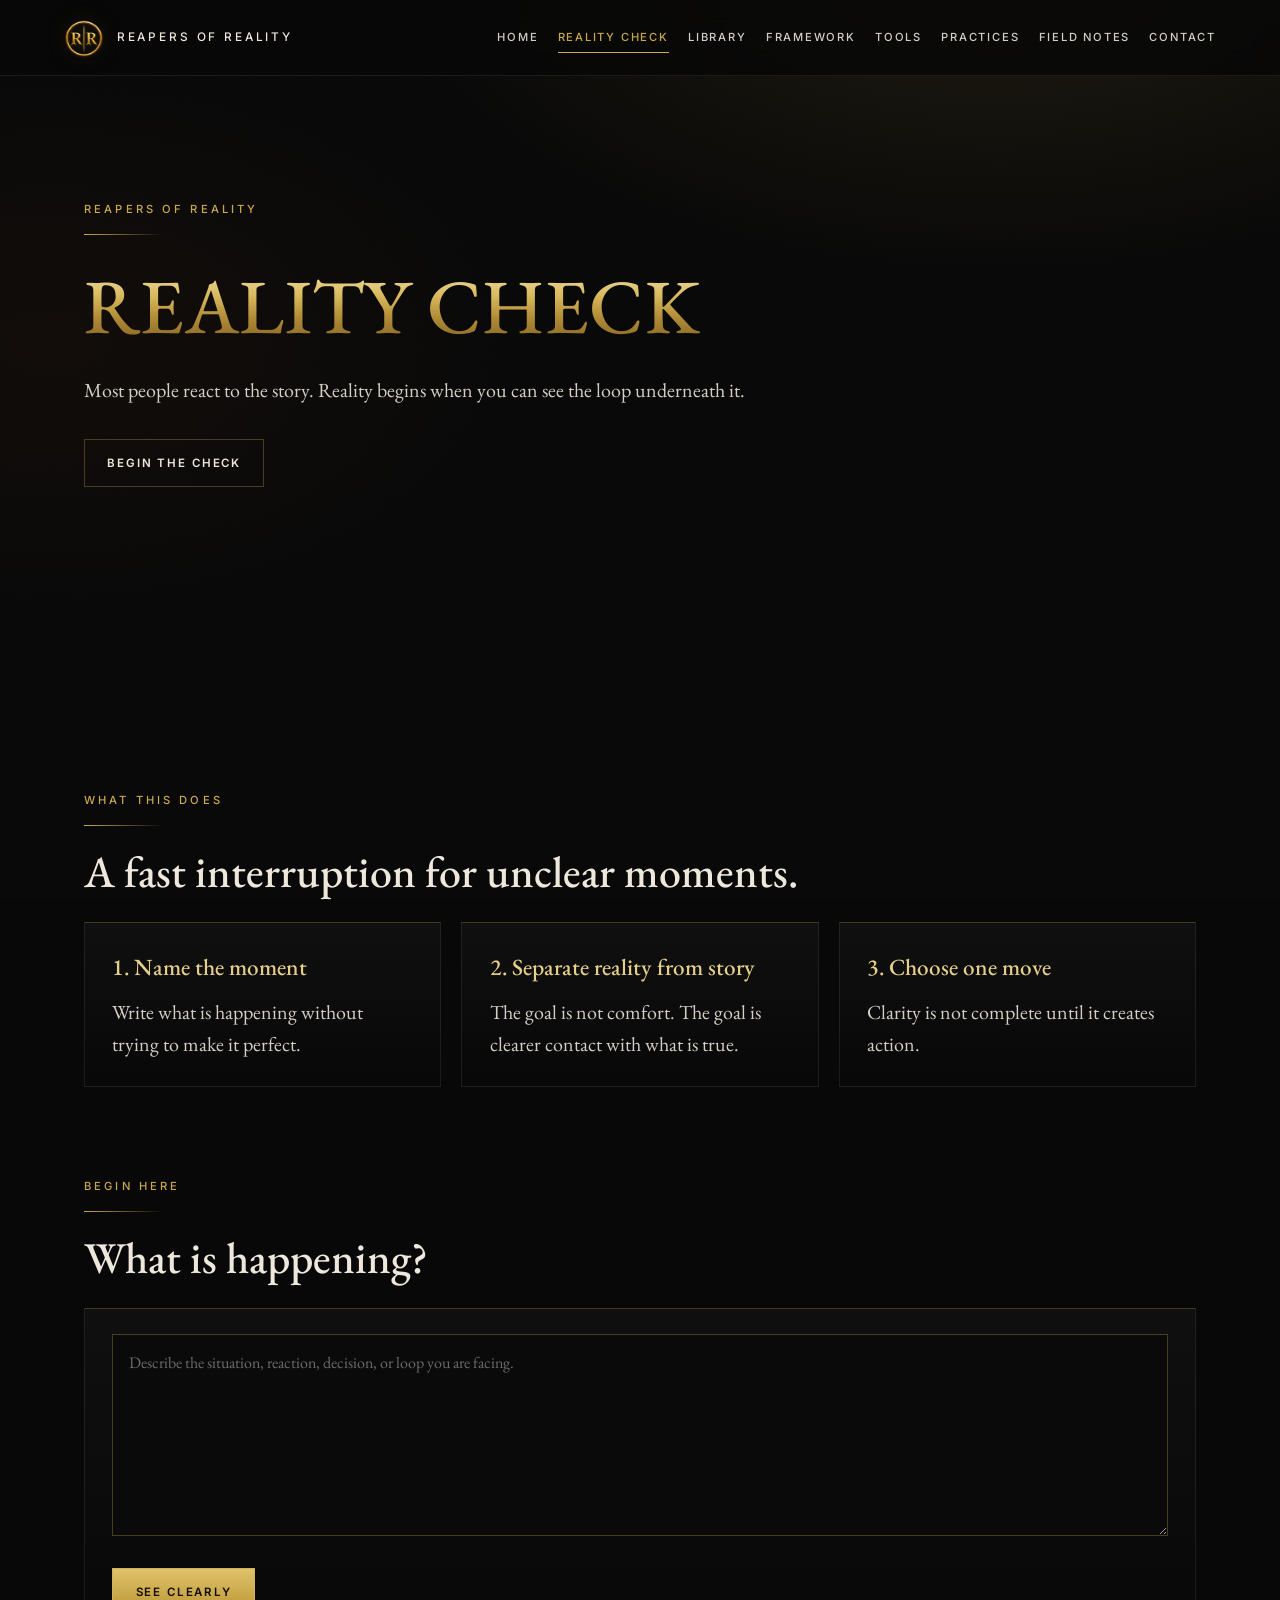
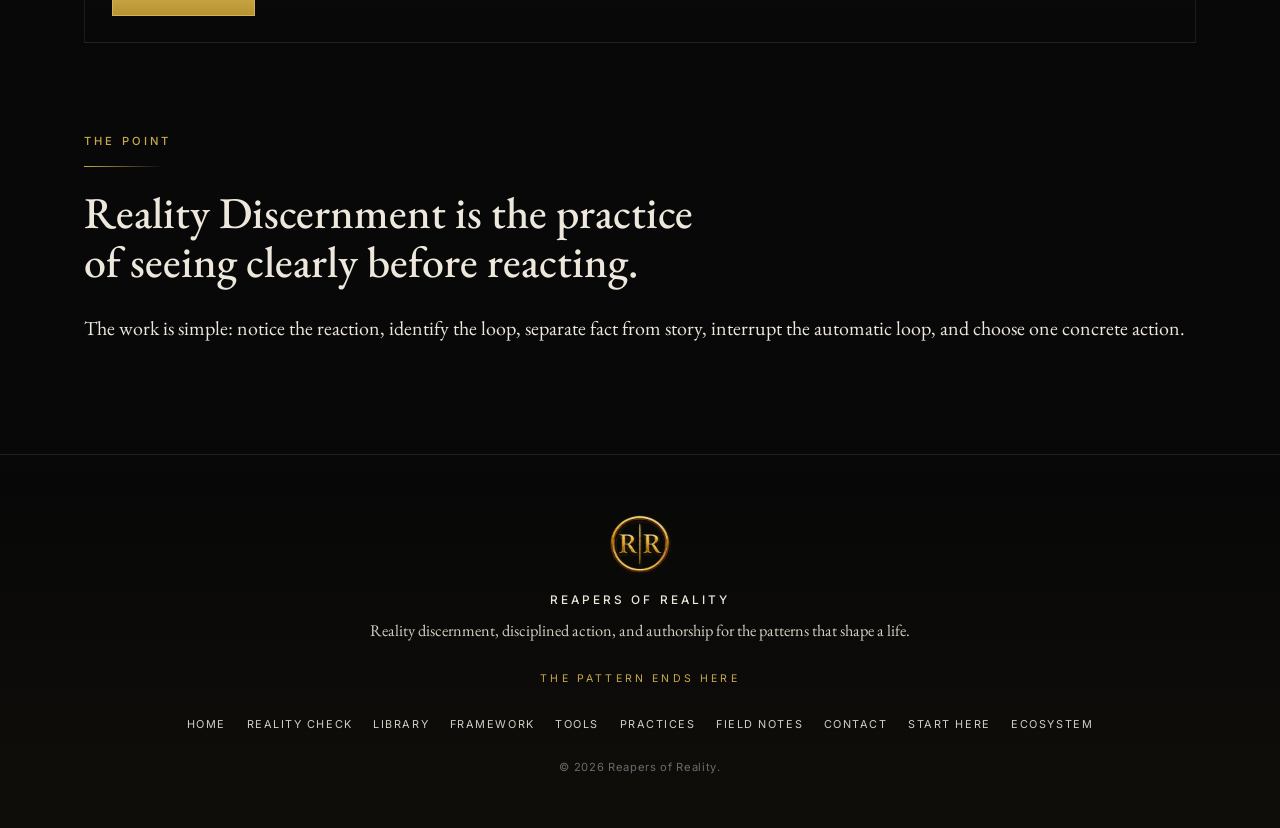
<file: reality-check.html>
<!DOCTYPE html>
<html lang="en">
<head>
  <meta charset="UTF-8" />
  <meta name="viewport" content="width=device-width, initial-scale=1.0" />
  <title>Reality Check | Reapers of Reality</title>
    <meta name="description" content="Reality Check: describe a situation, reaction, or decision, see the pattern loop underneath it, and choose one concrete action." />
  <meta property="og:title" content="Reality Check | Reapers of Reality" />
  <meta property="og:description" content="Reality Check: describe a situation, reaction, or decision, see the pattern loop underneath it, and choose one concrete action." />
  <meta property="og:type" content="website" />
  <meta property="og:url" content="https://reaperofreality.com/reality-check.html" />
  <meta property="og:site_name" content="Reapers of Reality" />
  <meta property="og:image" content="https://reaperofreality.com/assets/brand/og-image.jpg" />
  <meta name="twitter:title" content="Reality Check | Reapers of Reality" />
  <meta name="twitter:description" content="Reality Check: describe a situation, reaction, or decision, see the pattern loop underneath it, and choose one concrete action." />
  <meta name="twitter:image" content="https://reaperofreality.com/assets/brand/og-image.jpg" />
  <link rel="canonical" href="https://reaperofreality.com/reality-check.html" />
  <meta name="twitter:card" content="summary_large_image" />
  <link rel="icon" href="favicon.ico" sizes="any" />
  <link rel="icon" type="image/png" sizes="32x32" href="assets/brand/favicon-32.png" />
  <link rel="apple-touch-icon" href="assets/brand/apple-touch-icon.png" />
  <meta name="theme-color" content="#080808" />
  <link rel="preconnect" href="https://fonts.googleapis.com" />
  <link rel="preconnect" href="https://fonts.gstatic.com" crossorigin />
  <link rel="stylesheet" href="https://fonts.googleapis.com/css2?family=EB+Garamond:ital,wght@0,400;0,500;0,600;1,400&family=Inter:wght@400;500;600&display=swap" />
  <link rel="stylesheet" href="styles.css" />
</head>
<body>
  <header class="site-header">
    <a class="brand" href="index.html" aria-label="Reapers of Reality — home">
      <img class="brand-mark" src="assets/brand/rr-mark-96.png" width="40" height="40" alt="" />
      <span>REAPERS OF REALITY</span>
    </a>

    <button class="menu-toggle" aria-label="Open navigation">☰</button>

    <nav class="site-nav">
      <a href="index.html">Home</a>
      <a href="reality-check.html" aria-current="page">Reality Check</a>
      <a href="library.html">Library</a>
      <a href="framework.html">Framework</a>
      <a href="tools.html">Tools</a>
      <a href="practices.html">Practices</a>
      <a href="field-notes.html">Field Notes</a>
      <a href="contact.html">Contact</a>
    </nav>
  </header>

  <main>
    <section class="hero">
      <p class="eyebrow">REAPERS OF REALITY</p>
      <h1>REALITY CHECK</h1>
      <p class="hero-copy">
        Most people react to the story. Reality begins when you can see the loop underneath it.
      </p>
      <div class="hero-actions">
        <a class="button secondary" href="#check">Begin the Check</a>
      </div>
    </section>

    <section class="content-section">
      <div class="section-heading">
        <p class="eyebrow">WHAT THIS DOES</p>
        <h2>A fast interruption for unclear moments.</h2>
      </div>
      <div class="grid three-column">
        <div class="card">
          <h3>1. Name the moment</h3>
          <p>Write what is happening without trying to make it perfect.</p>
        </div>
        <div class="card">
          <h3>2. Separate reality from story</h3>
          <p>The goal is not comfort. The goal is clearer contact with what is true.</p>
        </div>
        <div class="card">
          <h3>3. Choose one move</h3>
          <p>Clarity is not complete until it creates action.</p>
        </div>
      </div>
    </section>

    <section id="check" class="content-section">
      <div class="section-heading">
        <p class="eyebrow">BEGIN HERE</p>
        <h2>What is happening?</h2>
      </div>

      <div class="card">
        <textarea
          id="reality-input"
          rows="7"
          placeholder="Describe the situation, reaction, decision, or loop you are facing."
          style="width:100%; padding:1rem; font-size:1rem;"
        ></textarea>

        <div class="hero-actions">
          <button id="reality-button" class="button primary">See Clearly</button>
        </div>
      </div>
    </section>

    <section id="reality-output" class="content-section" hidden>
      <div class="grid two-column">
        <div class="card">
          <h3>What Happened</h3>
          <p>Something is pressing on you. That pressure is real. What it means is still being examined.</p>
        </div>

        <div class="card">
          <h3>What the Mirror Sees</h3>
          <p><strong id="pattern-name">Avoidance Loop</strong></p>
          <p id="pattern-copy"></p>
        </div>

        <div class="card">
          <h3>The Pattern Loop</h3>
          <p><strong>Event → Interpretation → State → Action → Reinforcement</strong></p>
          <p>The Gap lives between state and action. That is where the old loop can be interrupted.</p>
        </div>

        <div class="card">
          <h3>Reality</h3>
          <p id="reality-copy">The situation is not automatically failure. It may simply be unfinished, untested, or uncomfortable.</p>
        </div>

        <div class="card">
          <h3>The Gap</h3>
          <p id="interruption-copy">Refinement can improve the work. It cannot replace exposure.</p>
        </div>

        <div class="card">
          <h3>Deliberate Choice</h3>
          <p><strong>Commit / Decline.</strong></p>
          <p>Do not leave the loop open.</p>
          <div style="display:flex; gap:1rem; margin-top:1rem; flex-wrap:wrap; align-items:center;">
            <button id="commit-choice" class="button primary" type="button">Commit</button>
            <button id="decline-choice" class="button secondary" type="button">Decline</button>
          </div>
        </div>

        <div id="one-action-card" class="card" hidden style="display:none;">
          <h3>Next Action</h3>
          <p>Name your next move. Seven words or fewer.</p>
          <input id="one-action" placeholder="Example: Publish the page today." style="width:100%; padding:1rem; font-size:1rem;" />
          <div style="display:flex; gap:1rem; margin-top:1rem; flex-wrap:wrap;">
            <button id="commit-action" type="button">Commit Action</button>
          </div>
        </div>

        <div id="recorded-card" class="card" hidden>
          <h3>Pattern Interrupted</h3>
          <p id="action-result" hidden>Reality recognized. Deliberate action selected. The next decision belongs to you.</p>
          <button data-reset-check type="button">Reset / Start Over</button>
        </div>

        <div id="acknowledged-card" class="card" hidden>
          <h3>Loop Left Open</h3>
          <p id="decline-result" hidden>No action selected. The loop remains active.</p>
          <button data-reset-check type="button">Reset / Start Over</button>
        </div>
      </div>
    </section>

    <section class="content-section">
      <div class="section-heading">
        <p class="eyebrow">THE POINT</p>
        <h2>Reality Discernment is the practice of seeing clearly before reacting.</h2>
      </div>
      <p>
        The work is simple: notice the reaction, identify the loop, separate fact from story,
        interrupt the automatic loop, and choose one concrete action.
      </p>
    </section>
  </main>

  <footer class="site-footer">
    <div class="footer-inner">
      <img class="footer-mark" src="assets/brand/rr-mark-192.png" width="64" height="64" alt="" />
      <p class="footer-brand">Reapers of Reality</p>
      <p class="footer-line">Reality discernment, disciplined action, and authorship for the patterns that shape a life.</p>
      <p class="footer-tag">The Pattern Ends Here</p>
      <nav class="footer-nav" aria-label="Footer navigation">
        <a href="index.html">Home</a>
        <a href="reality-check.html">Reality Check</a>
        <a href="library.html">Library</a>
        <a href="framework.html">Framework</a>
        <a href="tools.html">Tools</a>
        <a href="practices.html">Practices</a>
        <a href="field-notes.html">Field Notes</a>
        <a href="contact.html">Contact</a>
        <a href="start-here.html">Start Here</a>
        <a href="ecosystem.html">Ecosystem</a>
      </nav>
      <p class="footer-copy">&copy; 2026 Reapers of Reality.</p>
    </div>
  </footer>

  <script src="script.js"></script>
  <script>
    const button = document.getElementById("reality-button");
    const output = document.getElementById("reality-output");
    const input = document.getElementById("reality-input");
    const patternName = document.getElementById("pattern-name");
    const patternCopy = document.getElementById("pattern-copy");
    const realityCopy = document.getElementById("reality-copy");
    const interruptionCopy = document.getElementById("interruption-copy");
    const commitChoice = document.getElementById("commit-choice");
    const declineChoice = document.getElementById("decline-choice");
    const oneActionCard = document.getElementById("one-action-card");
    const oneAction = document.getElementById("one-action");
    const commitAction = document.getElementById("commit-action");
    const recordedCard = document.getElementById("recorded-card");
    const acknowledgedCard = document.getElementById("acknowledged-card");
    const actionResult = document.getElementById("action-result");
    const declineResult = document.getElementById("decline-result");
    const resetButtons = document.querySelectorAll("[data-reset-check]");

    const patterns = [
      {
        keywords: ["delay", "waiting", "not ready", "perfect", "fixing", "polish", "unfinished", "avoid", "avoiding", "later", "procrastinate", "hide", "stall", "not finished", "not good enough"],
        name: "Avoidance Loop",
        sees: "You may be refining, delaying, or circling the work instead of letting it meet reality.",
        reality: "The situation is not automatically failure. It may simply be unfinished, untested, or uncomfortable.",
        interruption: "Refinement can improve the work. It cannot replace exposure."
      },
      {
        keywords: ["angry", "mad", "fight", "argument", "reacted", "rage", "triggered", "defensive", "snapped", "impulse", "emotional", "hurt", "upset"],
        name: "Reaction Loop",
        sees: "You may be obeying the first emotional surge instead of seeing the situation clearly.",
        reality: "The feeling is real. The story attached to it may not be complete.",
        interruption: "A reaction can feel like truth before it has been tested."
      },
      {
        keywords: ["overthink", "confused", "stuck", "don't know", "uncertain", "unsure", "thinking", "analyze", "analysis", "looping", "decision", "what if"],
        name: "Analysis Loop",
        sees: "You may be trying to think your way into certainty before taking the next clean step.",
        reality: "More thought is not always more clarity. Sometimes clarity arrives after contact with reality.",
        interruption: "Understanding must eventually become movement."
      },
      {
        keywords: ["prove", "approval", "seen", "validated", "validation", "noticed", "respect", "liked", "accepted", "rejected", "ignored", "belong", "worth"],
        name: "Validation Loop",
        sees: "You may be waiting for outside confirmation before trusting the action you already know is next.",
        reality: "Approval can inform you. It cannot authorize your life for you.",
        interruption: "Do not hand your authorship to an audience."
      }
    ];

    const defaultPattern = {
      name: "Distortion Loop",
      sees: "You may be inside a story that feels complete but has not been separated from reality yet.",
      reality: "Something happened. What it means still needs to be examined.",
      interruption: "Do not obey the first story automatically."
    };

    function classify(value) {
      const text = value.toLowerCase();
      return patterns.find((pattern) => pattern.keywords.some((keyword) => text.includes(keyword))) || defaultPattern;
    }

    function hideOneAction() {
      oneActionCard.hidden = true;
      oneActionCard.style.display = "none";
    }

    function showOneAction() {
      oneActionCard.hidden = false;
      oneActionCard.style.display = "block";
    }

    function resetRealityCheck() {
      input.value = "";
      oneAction.value = "";
      output.hidden = true;
      hideOneAction();
      recordedCard.hidden = true;
      acknowledgedCard.hidden = true;
      actionResult.hidden = true;
      declineResult.hidden = true;
      input.focus();
    }

    button.addEventListener("click", () => {
      const result = classify(input.value);
      patternName.textContent = result.name;
      patternCopy.textContent = result.sees;
      realityCopy.textContent = result.reality;
      interruptionCopy.textContent = result.interruption;
      hideOneAction();
      recordedCard.hidden = true;
      acknowledgedCard.hidden = true;
      actionResult.hidden = true;
      declineResult.hidden = true;
      output.hidden = false;
      output.scrollIntoView({ behavior: "smooth", block: "start" });
    });

    commitChoice.addEventListener("click", () => {
      showOneAction();
      recordedCard.hidden = true;
      acknowledgedCard.hidden = true;
      actionResult.hidden = true;
      declineResult.hidden = true;
      oneAction.focus();
    });

    declineChoice.addEventListener("click", () => {
      hideOneAction();
      recordedCard.hidden = true;
      acknowledgedCard.hidden = false;
      actionResult.hidden = true;
      declineResult.hidden = false;
    });

    commitAction.addEventListener("click", () => {
      if (!oneAction.value.trim()) {
        oneAction.focus();
        return;
      }

      recordedCard.hidden = false;
      acknowledgedCard.hidden = true;
      actionResult.hidden = false;
      declineResult.hidden = true;
    });

    resetButtons.forEach((resetButton) => {
      resetButton.addEventListener("click", resetRealityCheck);
    });
  </script>
</body>
</html>
</file>
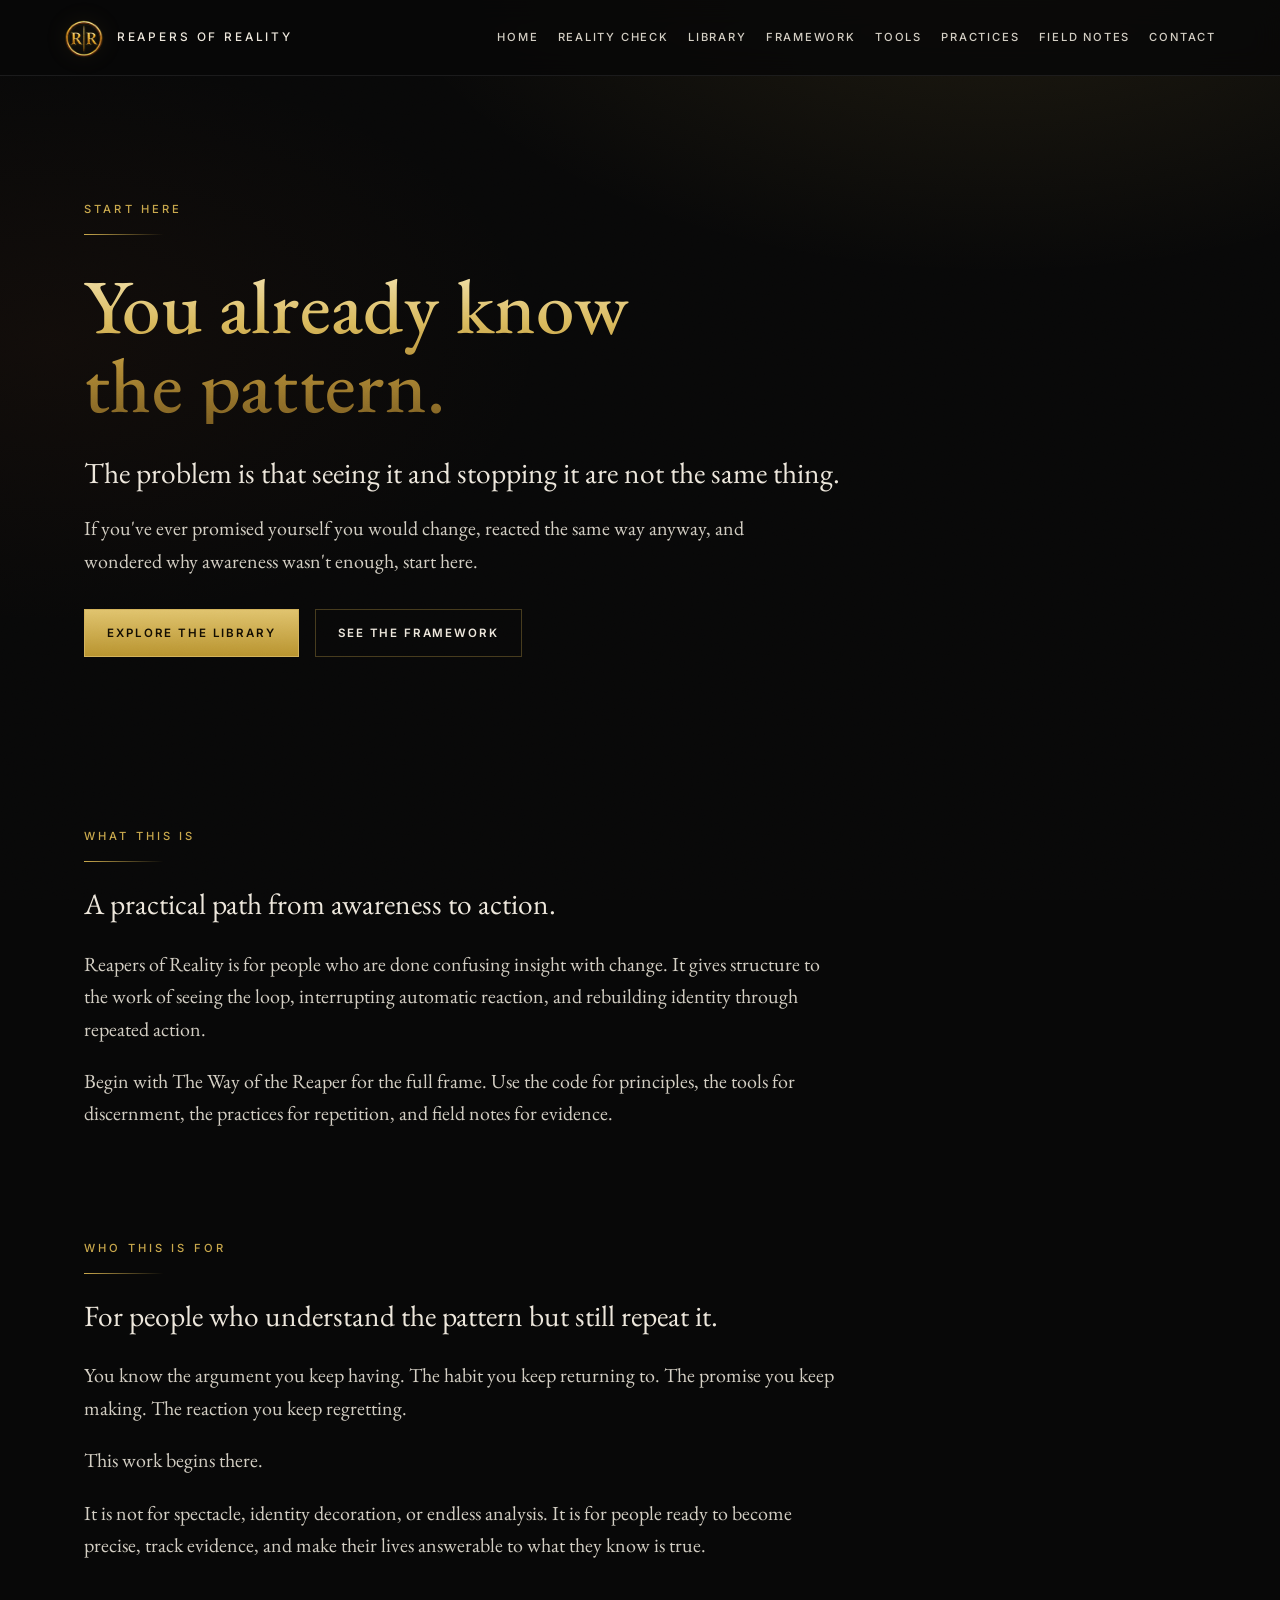
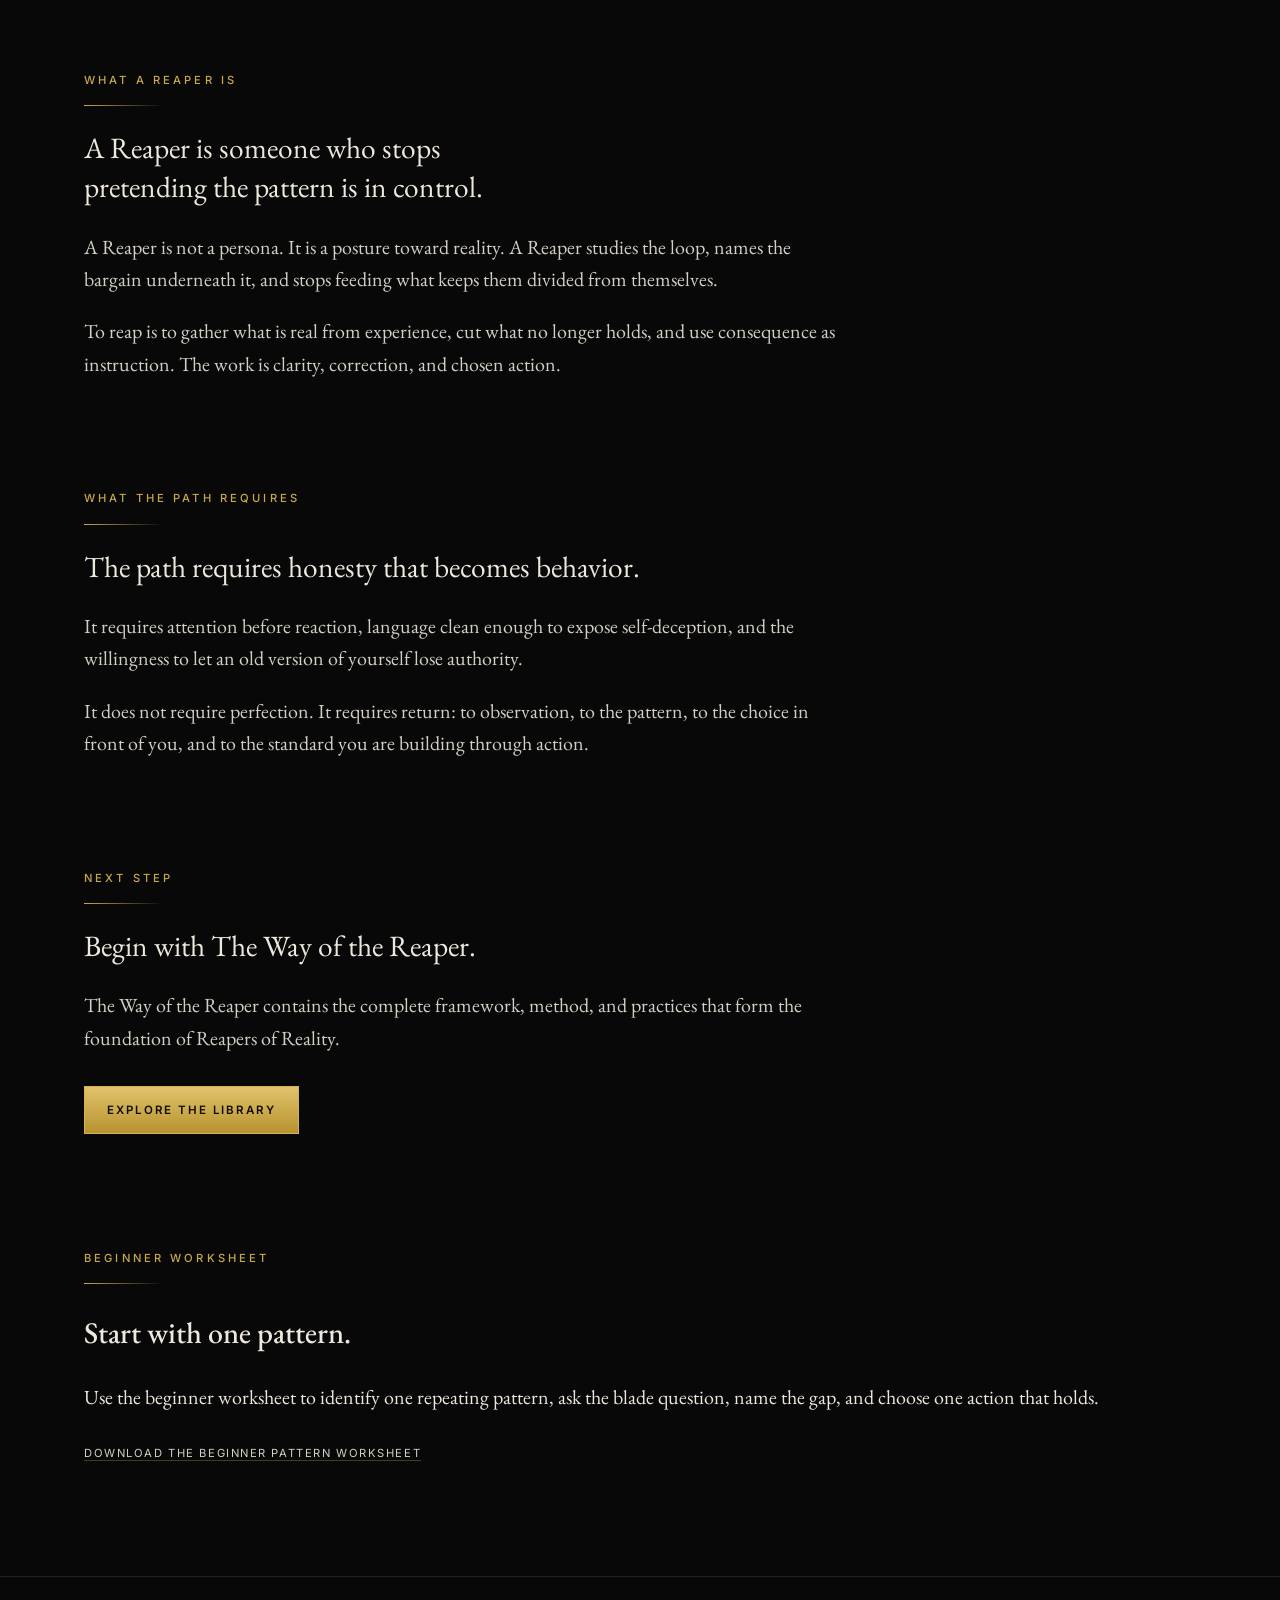
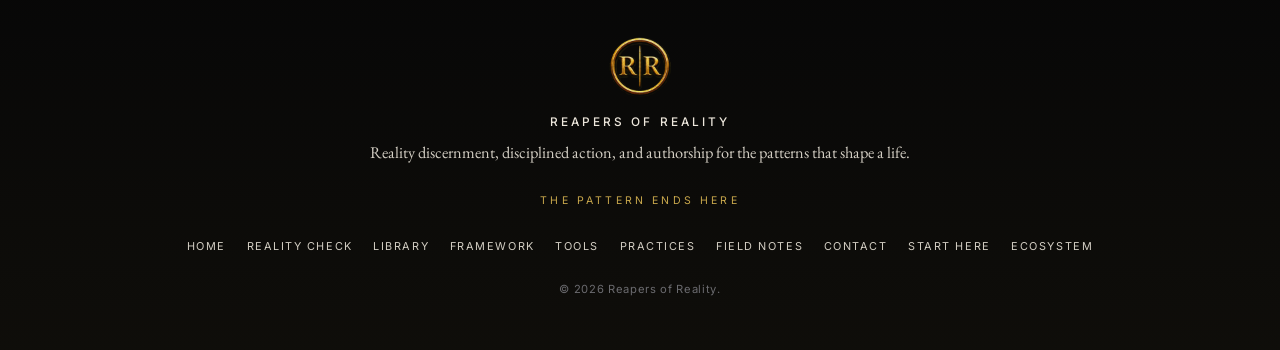
<file: start-here.html>
<!DOCTYPE html>
<html lang="en">
<head>
  <meta charset="UTF-8" />
  <meta name="viewport" content="width=device-width, initial-scale=1.0" />

  <title>Start Here | Reapers of Reality</title>

  <meta name="description" content="Start here with Reapers of Reality: recognize the pattern, interrupt the automatic reaction, and choose one clean next action." />

  <meta property="og:title" content="Start Here | Reapers of Reality" />
  <meta property="og:description" content="Recognize the pattern, interrupt the automatic reaction, and choose one clean next action." />
  <meta property="og:type" content="website" />
  <meta property="og:url" content="https://reaperofreality.com/start-here.html" />
  <meta property="og:site_name" content="Reapers of Reality" />

  <meta name="twitter:card" content="summary_large_image" />
  <meta name="twitter:title" content="Start Here | Reapers of Reality" />
  <meta name="twitter:description" content="Recognize the pattern, interrupt the automatic reaction, and choose one clean next action." />

    <meta property="og:image" content="https://reaperofreality.com/assets/brand/og-image.jpg" />
  <meta name="twitter:image" content="https://reaperofreality.com/assets/brand/og-image.jpg" />
  <link rel="canonical" href="https://reaperofreality.com/start-here.html" />
  <link rel="icon" href="favicon.ico" sizes="any" />
  <link rel="icon" type="image/png" sizes="32x32" href="assets/brand/favicon-32.png" />
  <link rel="apple-touch-icon" href="assets/brand/apple-touch-icon.png" />
  <meta name="theme-color" content="#080808" />
  <link rel="preconnect" href="https://fonts.googleapis.com" />
  <link rel="preconnect" href="https://fonts.gstatic.com" crossorigin />
  <link rel="stylesheet" href="https://fonts.googleapis.com/css2?family=EB+Garamond:ital,wght@0,400;0,500;0,600;1,400&family=Inter:wght@400;500;600&display=swap" />
  <link rel="stylesheet" href="styles.css" />
</head>

<body>
  <header class="site-header">
    <a class="brand" href="index.html" aria-label="Reapers of Reality — home">
      <img class="brand-mark" src="assets/brand/rr-mark-96.png" width="40" height="40" alt="" />
      <span>REAPERS OF REALITY</span>
    </a>

    <button class="menu-toggle" aria-label="Open navigation">☰</button>

    <nav class="site-nav">
      <a href="index.html">Home</a>
      <a href="reality-check.html">Reality Check</a>
      <a href="library.html">Library</a>
      <a href="framework.html">Framework</a>
      <a href="tools.html">Tools</a>
      <a href="practices.html">Practices</a>
      <a href="field-notes.html">Field Notes</a>
      <a href="contact.html">Contact</a>
    </nav>
  </header>

  <main>
    <section class="hero">
      <p class="eyebrow">Start here</p>

      <h1>You already know the pattern.</h1>

      <p class="hero-subline">
        The problem is that seeing it and stopping it are not the same thing.
      </p>

      <p class="hero-copy">
        If you've ever promised yourself you would change, reacted the same way anyway,
        and wondered why awareness wasn't enough, start here.
      </p>

      <div class="hero-actions">
        <a class="button primary" href="library.html">Explore the Library</a>
        <a class="button secondary" href="framework.html">See the Framework</a>
      </div>
    </section>

    <section class="content-section" aria-labelledby="what-this-is">
      <p class="eyebrow">What this is</p>

      <h2 id="what-this-is" class="hero-subline">
        A practical path from awareness to action.
      </h2>

      <p class="hero-copy">
        Reapers of Reality is for people who are done confusing insight with change.
        It gives structure to the work of seeing the loop, interrupting automatic reaction,
        and rebuilding identity through repeated action.
      </p>

      <p class="hero-copy">
        Begin with The Way of the Reaper for the full frame. Use the code for principles, the tools for
        discernment, the practices for repetition, and field notes for evidence.
      </p>
    </section>

    <section class="content-section" aria-labelledby="who-this-is-for">
      <p class="eyebrow">Who this is for</p>

      <h2 id="who-this-is-for" class="hero-subline">
        For people who understand the pattern but still repeat it.
      </h2>

      <p class="hero-copy">
        You know the argument you keep having. The habit you keep returning to.
        The promise you keep making. The reaction you keep regretting.
      </p>

      <p class="hero-copy">
        This work begins there.
      </p>

      <p class="hero-copy">
        It is not for spectacle, identity decoration, or endless analysis. It is for people ready
        to become precise, track evidence, and make their lives answerable to what they know is true.
      </p>
    </section>

    <section class="content-section" aria-labelledby="what-a-reaper-is">
      <p class="eyebrow">What a Reaper is</p>

      <h2 id="what-a-reaper-is" class="hero-subline">
        A Reaper is someone who stops pretending the pattern is in control.
      </h2>

      <p class="hero-copy">
        A Reaper is not a persona. It is a posture toward reality. A Reaper studies the loop,
        names the bargain underneath it, and stops feeding what keeps them divided from themselves.
      </p>

      <p class="hero-copy">
        To reap is to gather what is real from experience, cut what no longer holds, and use
        consequence as instruction. The work is clarity, correction, and chosen action.
      </p>
    </section>

    <section class="content-section" aria-labelledby="what-the-path-requires">
      <p class="eyebrow">What the path requires</p>

      <h2 id="what-the-path-requires" class="hero-subline">
        The path requires honesty that becomes behavior.
      </h2>

      <p class="hero-copy">
        It requires attention before reaction, language clean enough to expose self-deception,
        and the willingness to let an old version of yourself lose authority.
      </p>

      <p class="hero-copy">
        It does not require perfection. It requires return: to observation, to the pattern,
        to the choice in front of you, and to the standard you are building through action.
      </p>
    </section>

    <section class="content-section">
      <p class="eyebrow">Next Step</p>

      <h2 class="hero-subline">
        Begin with The Way of the Reaper.
      </h2>

      <p class="hero-copy">
        The Way of the Reaper contains the complete framework, method, and practices
        that form the foundation of Reapers of Reality.
      </p>

      <div class="hero-actions">
        <a class="button primary" href="library.html">Explore the Library</a>
      </div>
    </section>

    <section class="content-section worksheet-download">
      <p class="eyebrow">Beginner Worksheet</p>

      <h2>Start with one pattern.</h2>

      <p>
        Use the beginner worksheet to identify one repeating pattern, ask the blade question,
        name the gap, and choose one action that holds.
      </p>

      <a class="text-link" href="assets/downloads/beginner-pattern-worksheet.md" download>
        Download the Beginner Pattern Worksheet
      </a>
    </section>
  </main>

  <footer class="site-footer">
    <div class="footer-inner">
      <img class="footer-mark" src="assets/brand/rr-mark-192.png" width="64" height="64" alt="" />
      <p class="footer-brand">Reapers of Reality</p>
      <p class="footer-line">Reality discernment, disciplined action, and authorship for the patterns that shape a life.</p>
      <p class="footer-tag">The Pattern Ends Here</p>
      <nav class="footer-nav" aria-label="Footer navigation">
        <a href="index.html">Home</a>
        <a href="reality-check.html">Reality Check</a>
        <a href="library.html">Library</a>
        <a href="framework.html">Framework</a>
        <a href="tools.html">Tools</a>
        <a href="practices.html">Practices</a>
        <a href="field-notes.html">Field Notes</a>
        <a href="contact.html">Contact</a>
        <a href="start-here.html">Start Here</a>
        <a href="ecosystem.html">Ecosystem</a>
      </nav>
      <p class="footer-copy">&copy; 2026 Reapers of Reality.</p>
    </div>
  </footer>

  <script src="script.js"></script>
</body>
</html>
</file>
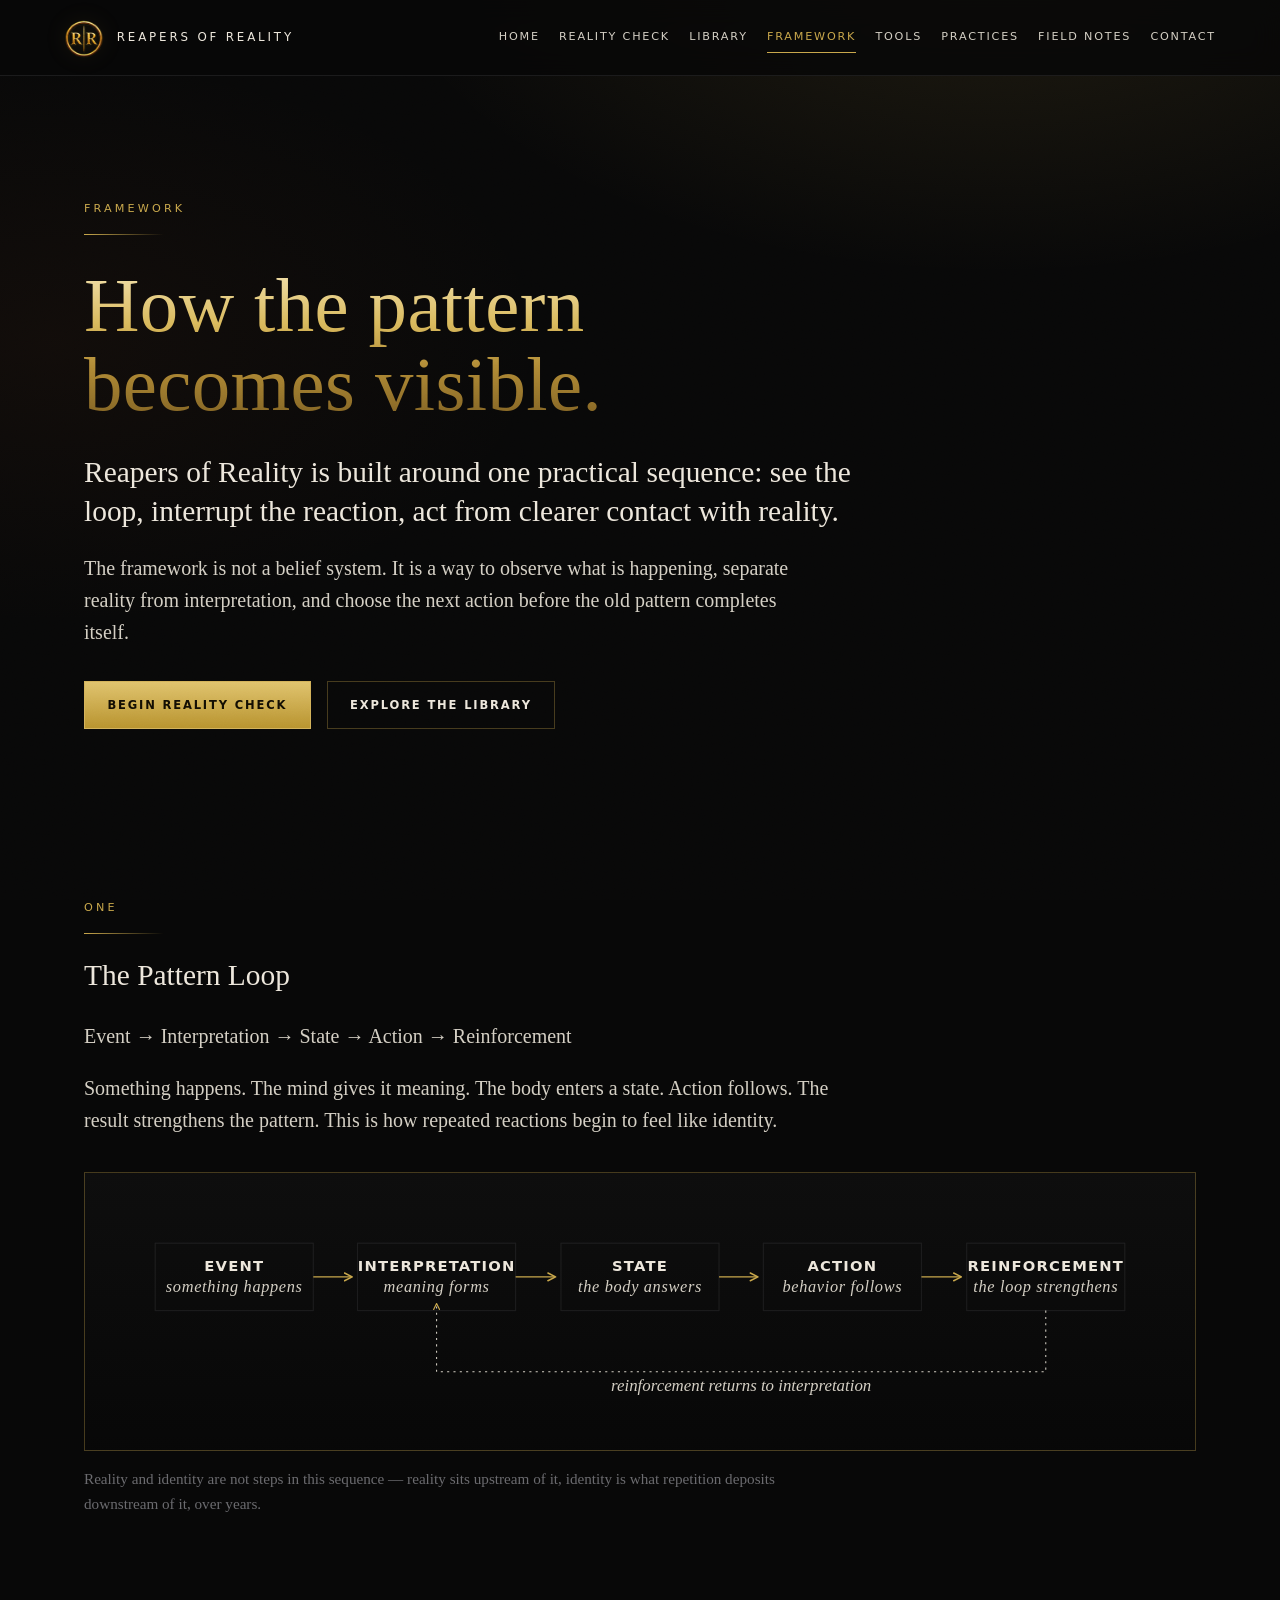
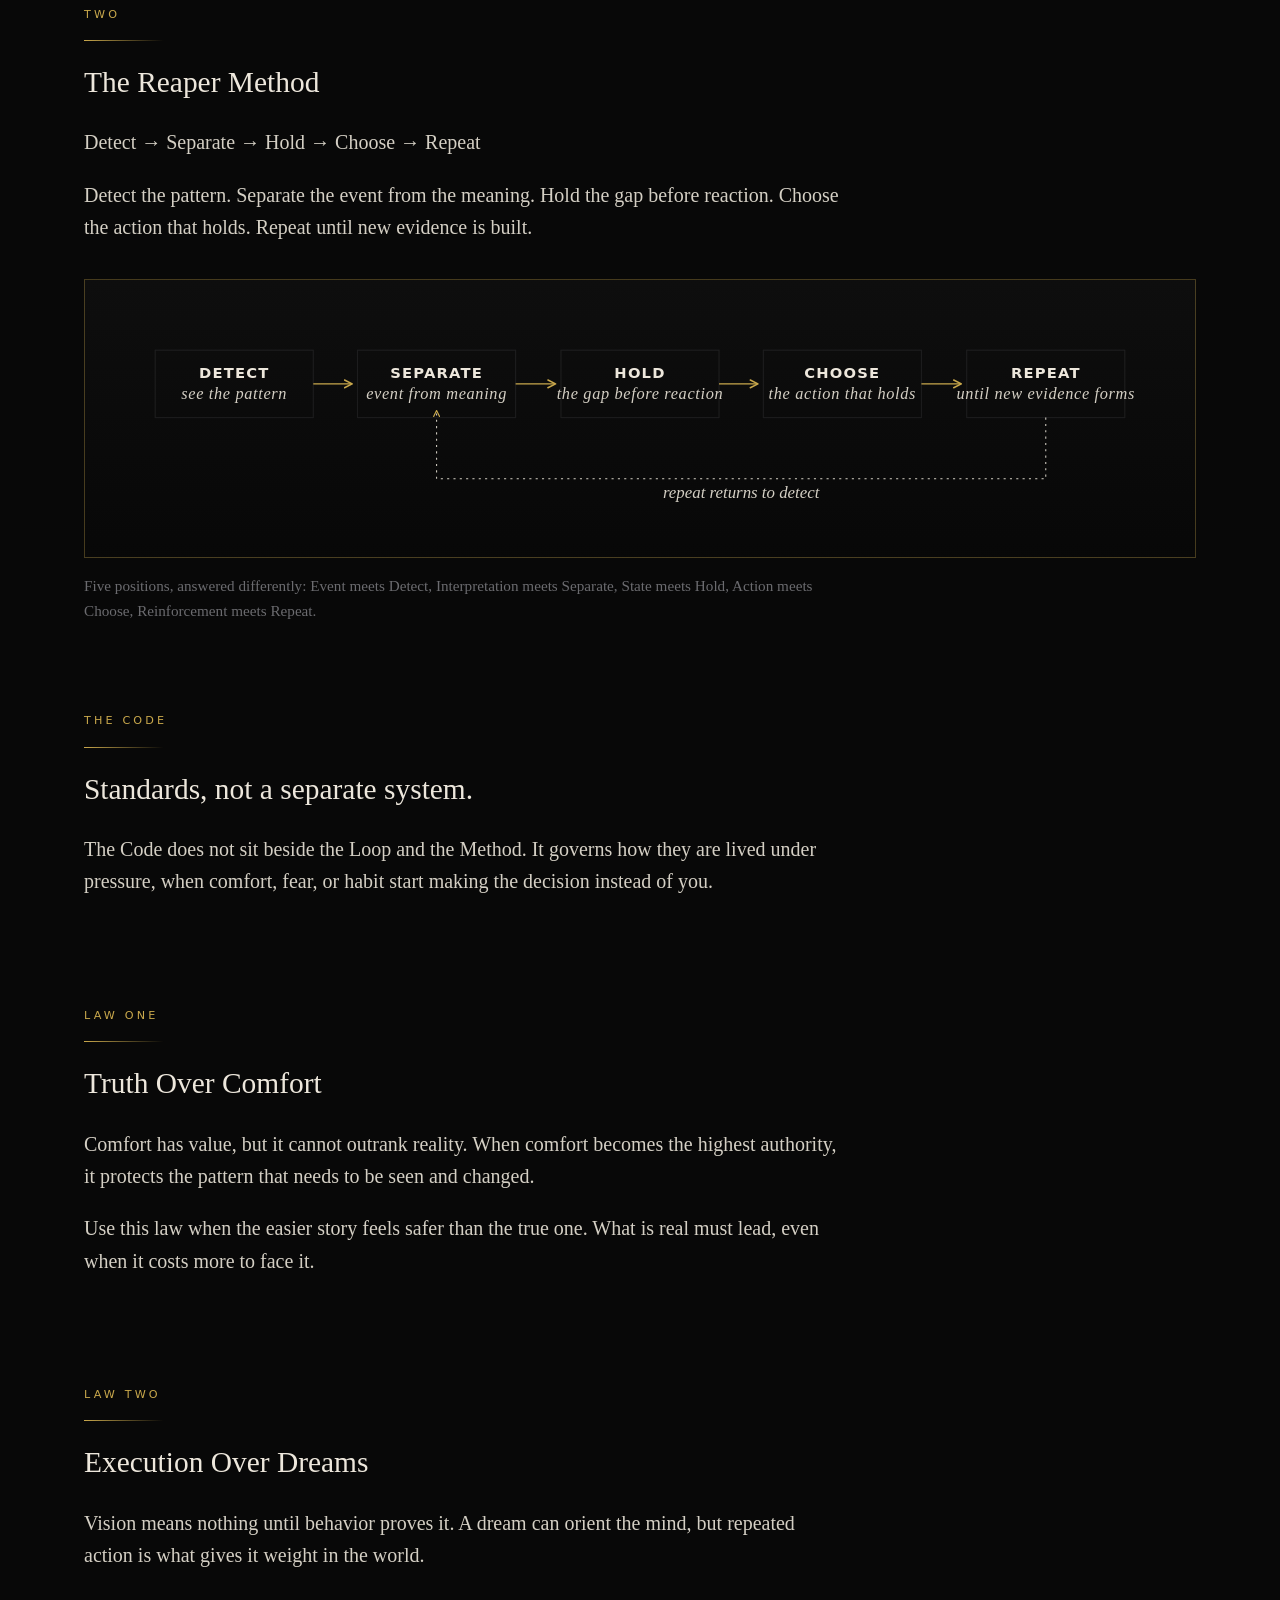
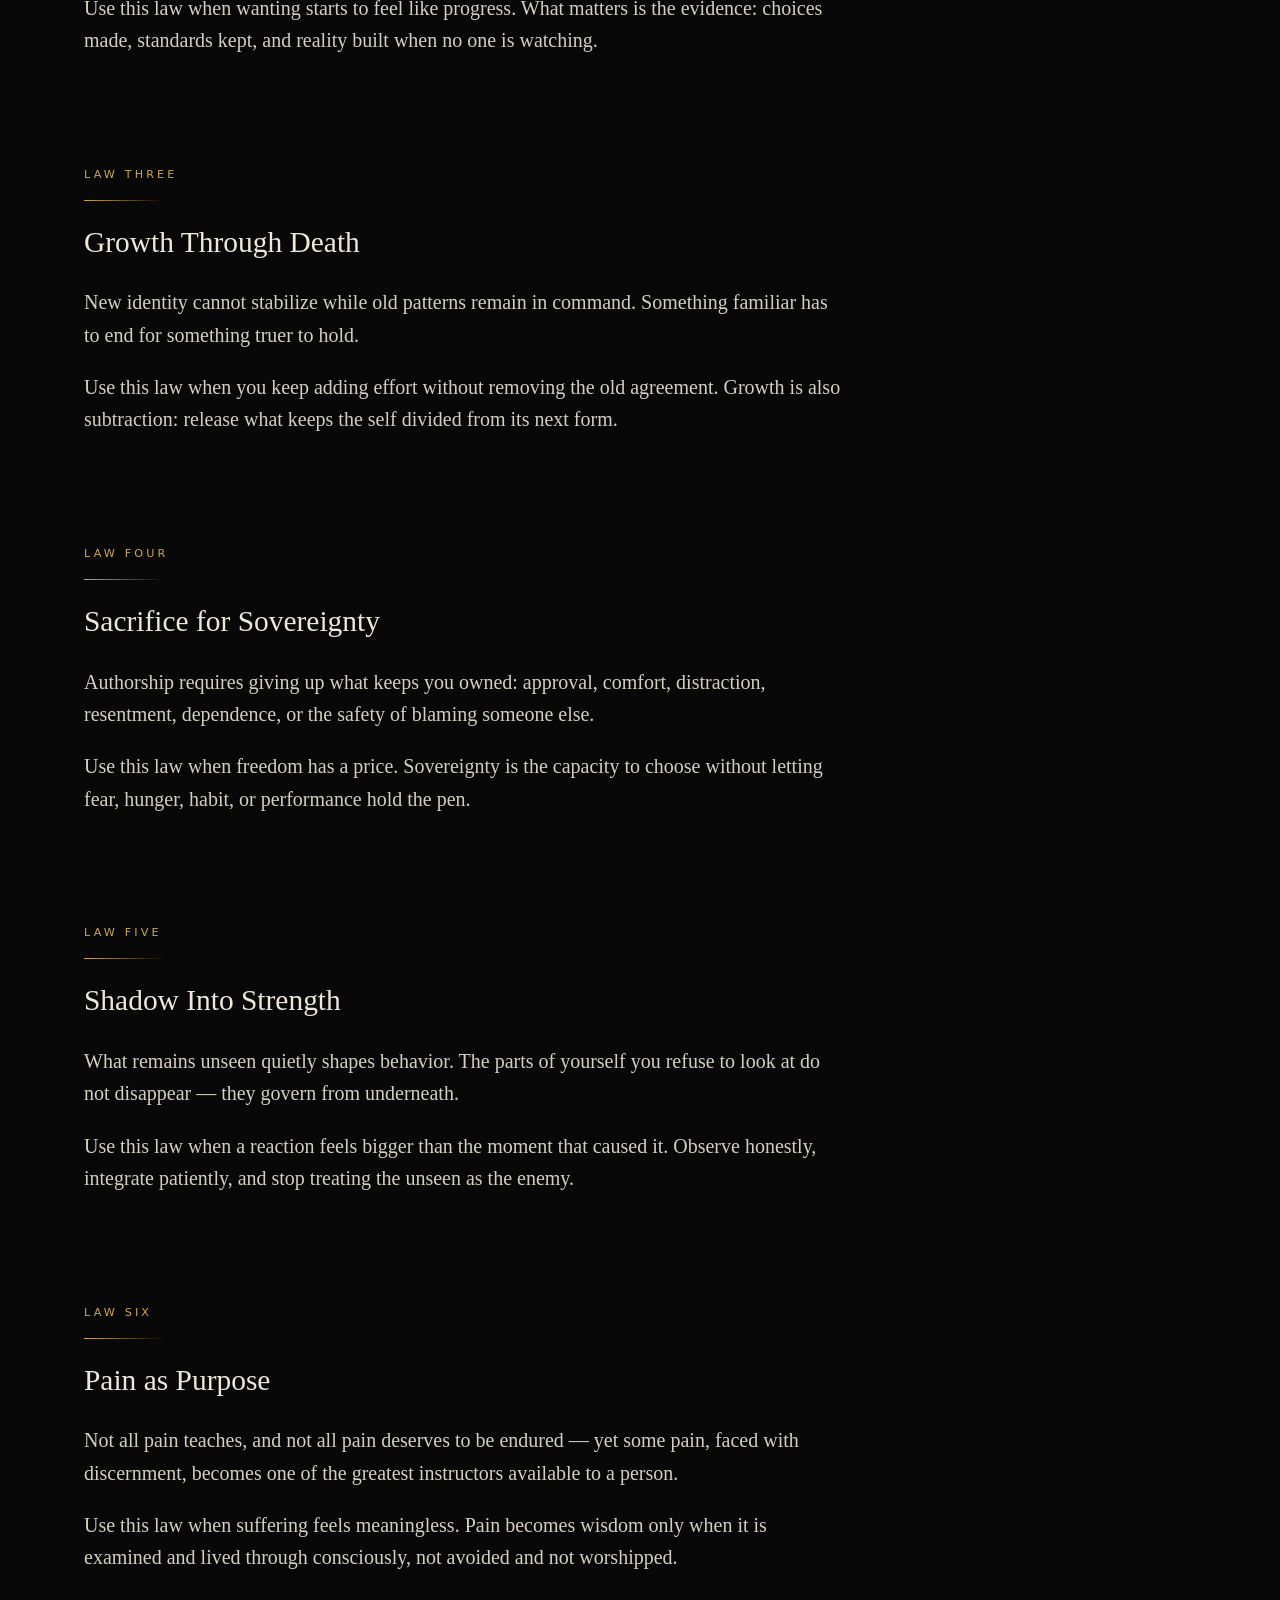
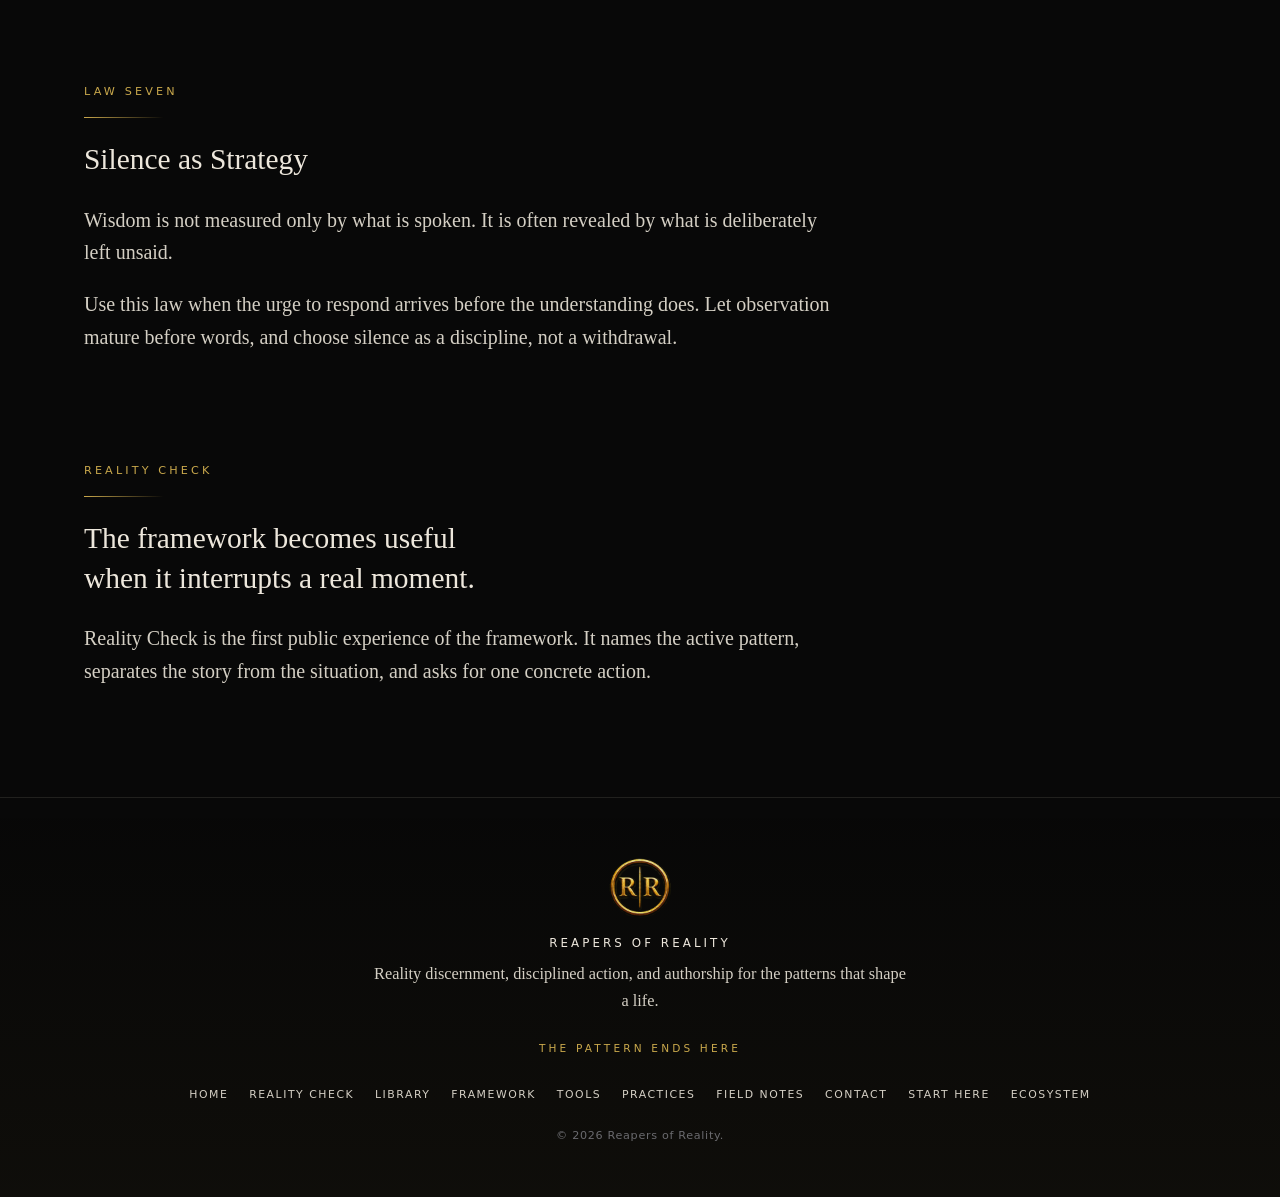
<file: the-way.html>
<!DOCTYPE html>
<html lang="en">
<head>
  <meta charset="UTF-8" />
  <meta name="viewport" content="width=device-width, initial-scale=1.0" />
  <title>Moved | Reapers of Reality</title>
  <meta name="robots" content="noindex" />
  <link rel="canonical" href="https://reaperofreality.com/framework.html" />
  <meta http-equiv="refresh" content="0; url=framework.html" />
</head>
<body>
  <p>This page has moved. <a href="framework.html">Continue to the new page</a>.</p>
</body>
</html>
</file>
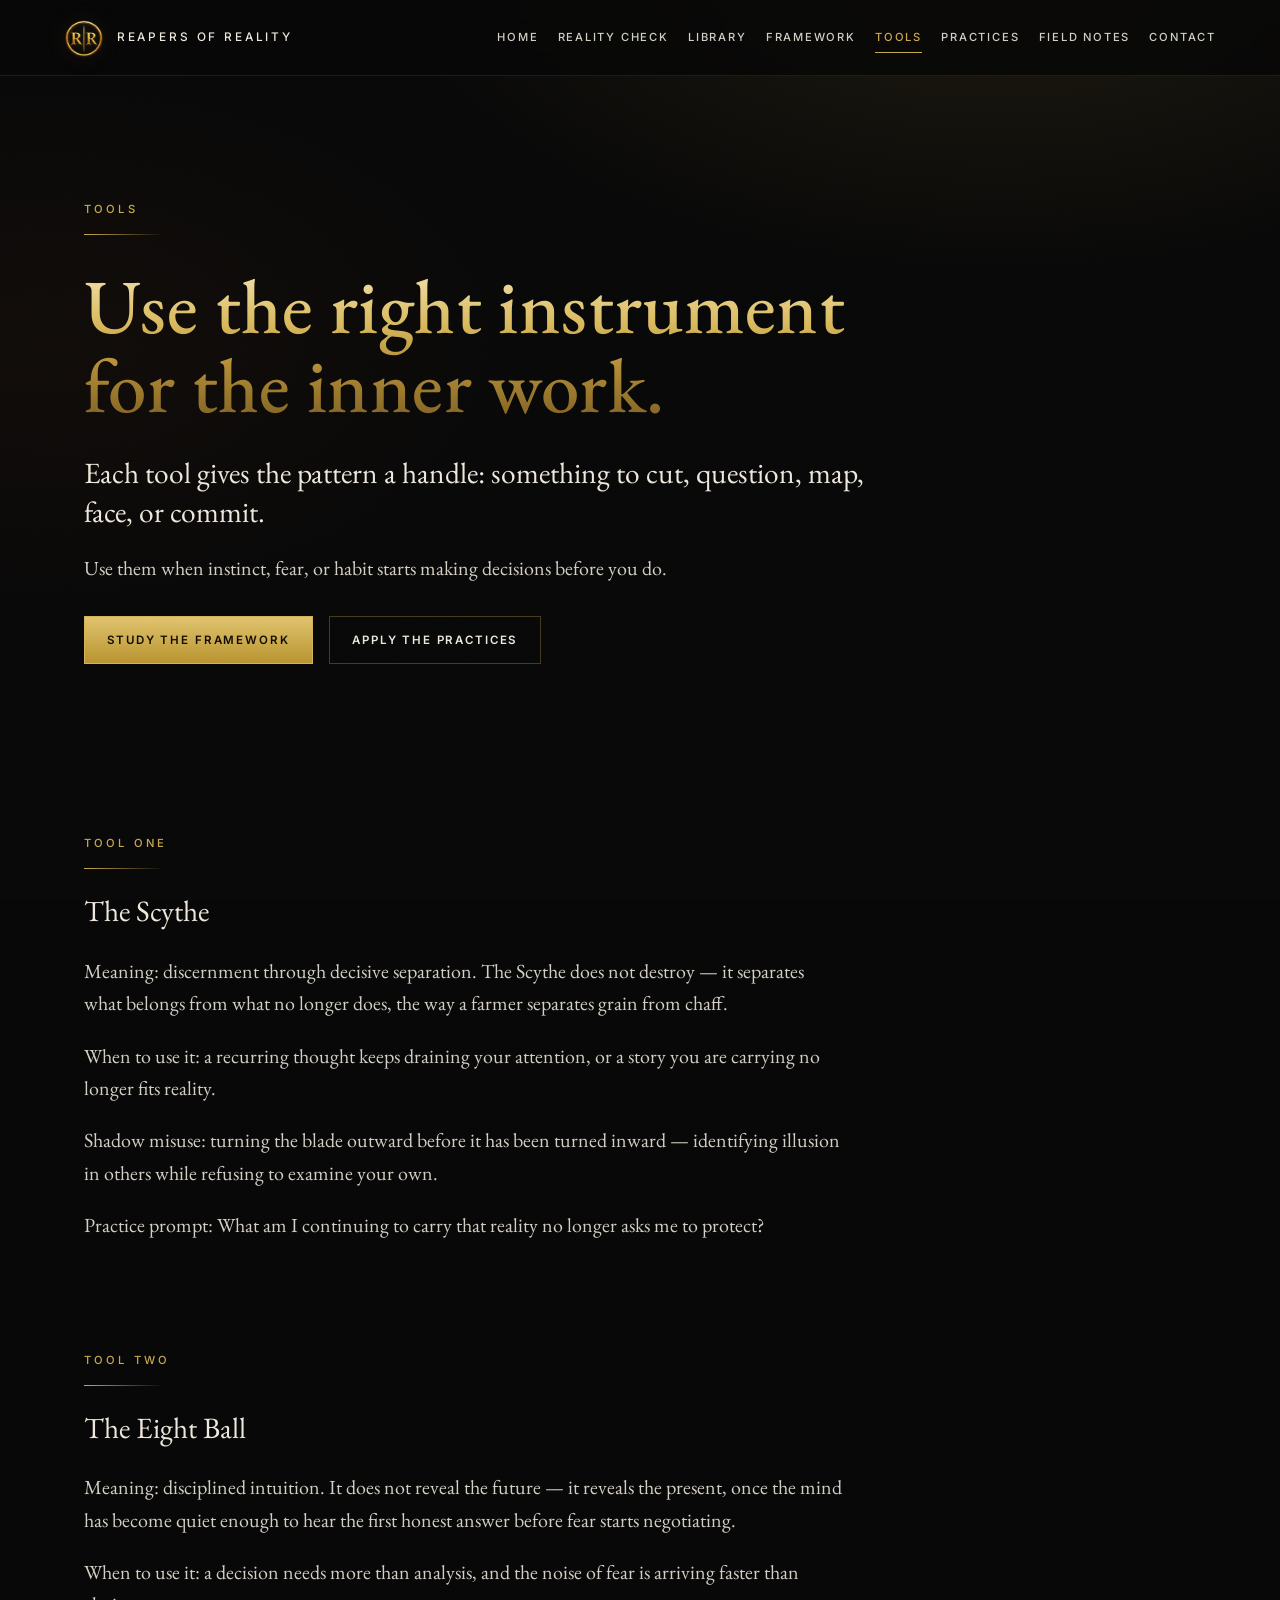
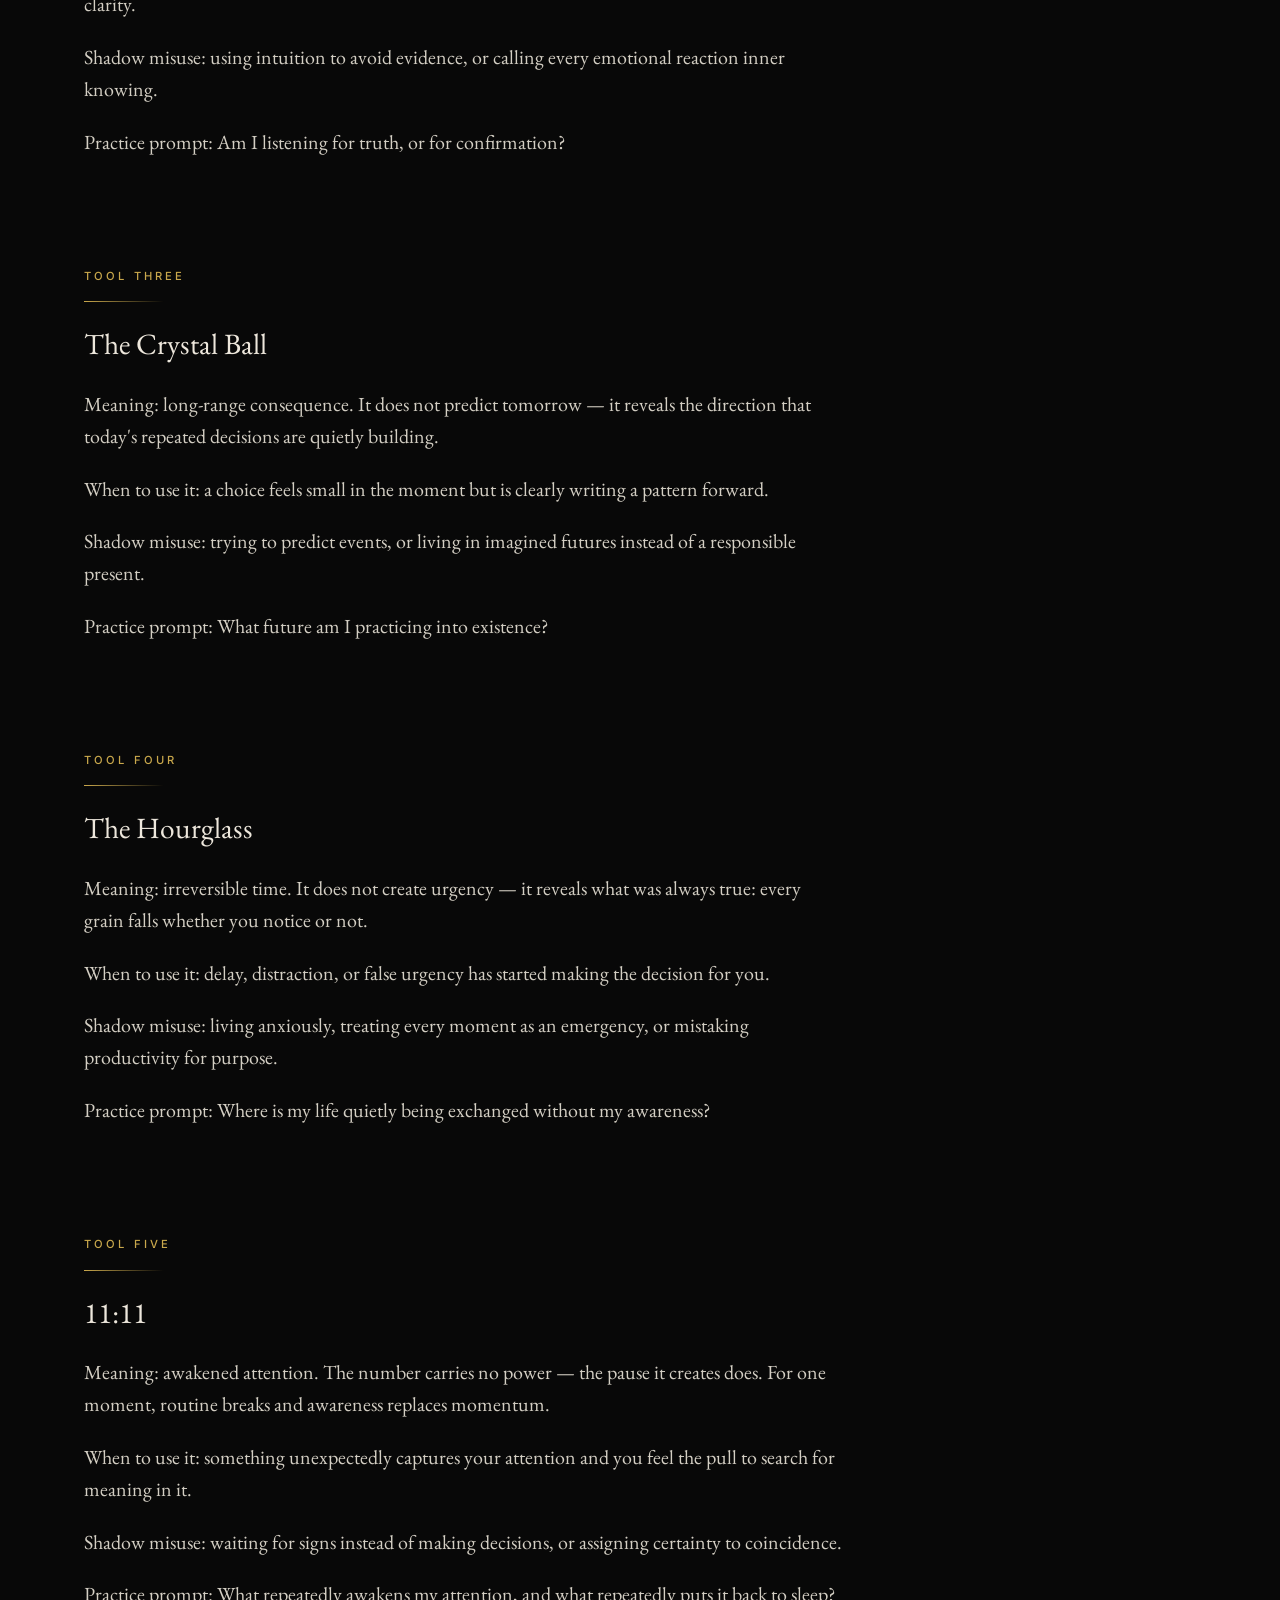
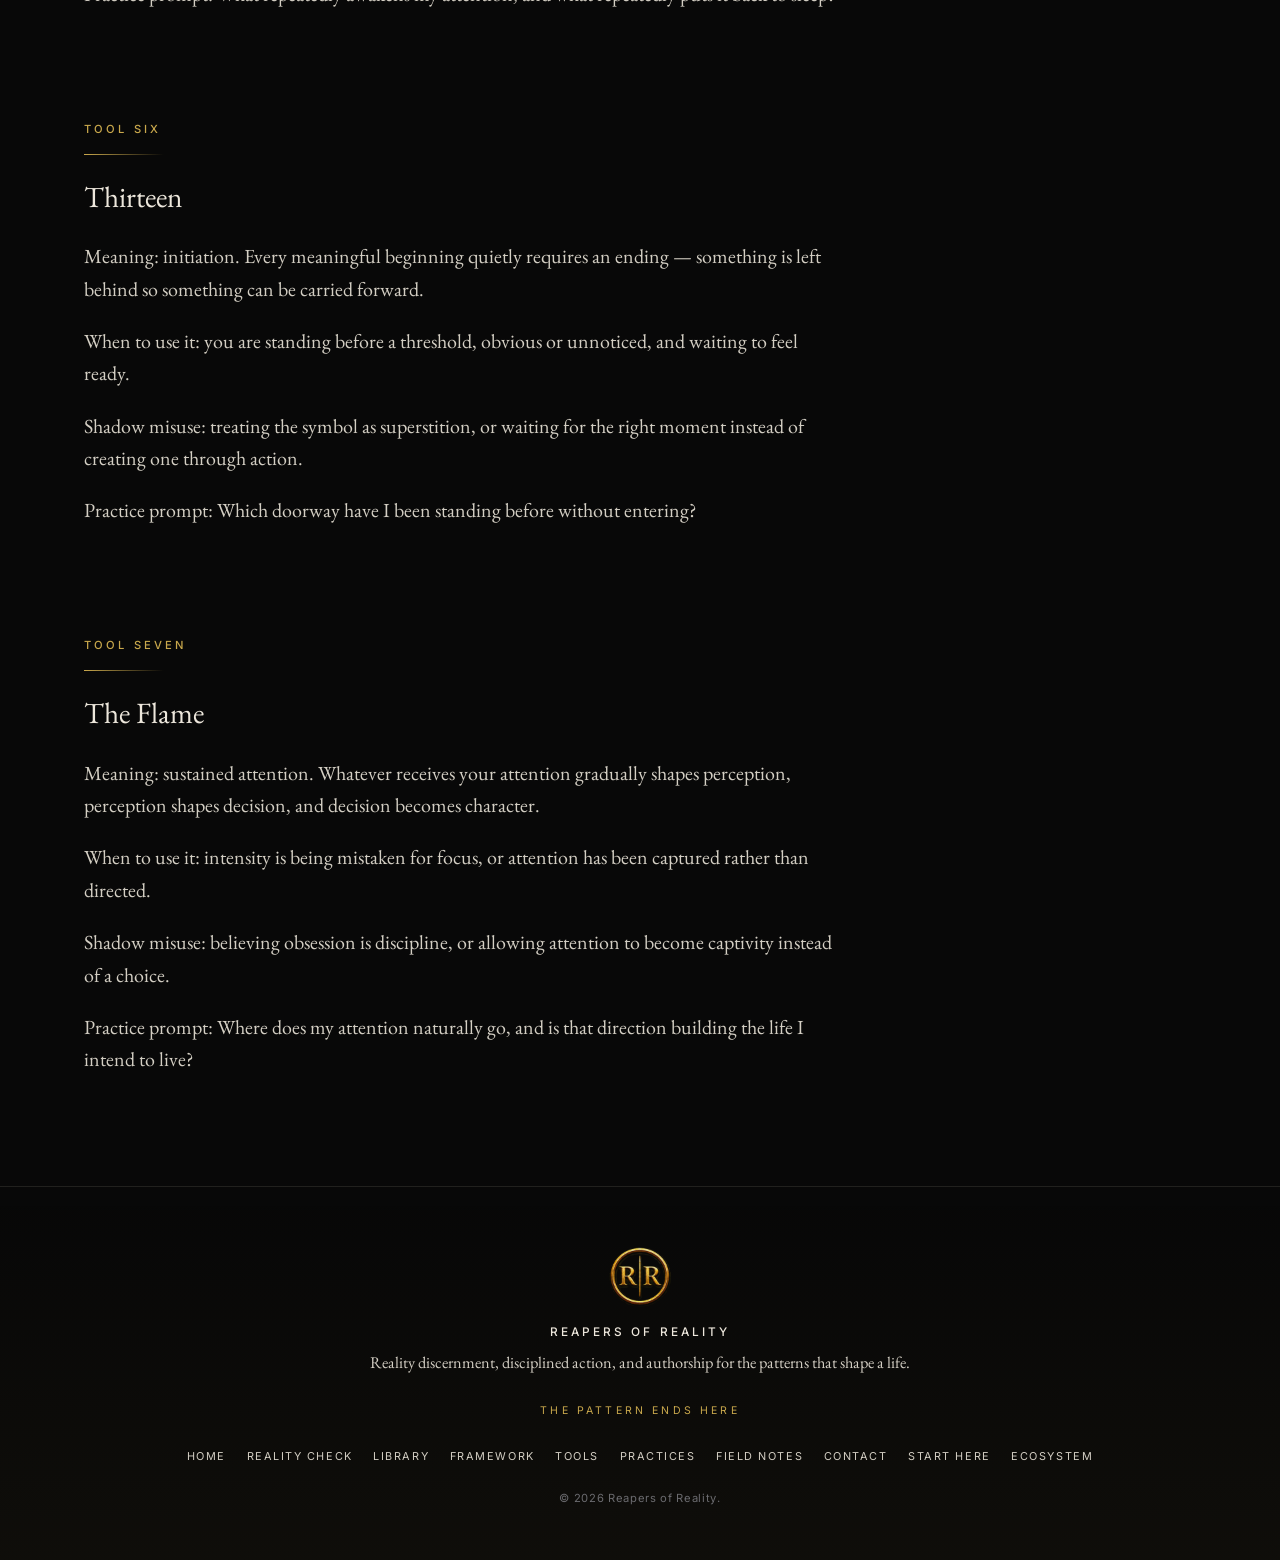
<file: tools.html>
<!DOCTYPE html>
<html lang="en">
<head>
  <meta charset="UTF-8" />
  <meta name="viewport" content="width=device-width, initial-scale=1.0" />
  <title>Tools | Reapers of Reality</title>
  <meta name="description" content="Explore the seven Reaper tools: the Scythe, the Eight Ball, the Crystal Ball, the Hourglass, 11:11, Thirteen, and the Flame." />
  <meta property="og:title" content="Tools | Reapers of Reality" />
  <meta property="og:description" content="Explore the seven Reaper tools: the Scythe, the Eight Ball, the Crystal Ball, the Hourglass, 11:11, Thirteen, and the Flame." />
  <meta property="og:type" content="website" />
  <meta property="og:url" content="https://reaperofreality.com/tools.html" />
  <meta property="og:site_name" content="Reapers of Reality" />
  <meta name="twitter:card" content="summary_large_image" />
  <meta name="twitter:title" content="Tools | Reapers of Reality" />
  <meta name="twitter:description" content="Explore the seven Reaper tools: the Scythe, the Eight Ball, the Crystal Ball, the Hourglass, 11:11, Thirteen, and the Flame." />
    <meta property="og:image" content="https://reaperofreality.com/assets/brand/og-image.jpg" />
  <meta name="twitter:image" content="https://reaperofreality.com/assets/brand/og-image.jpg" />
  <link rel="canonical" href="https://reaperofreality.com/tools.html" />
  <link rel="icon" href="favicon.ico" sizes="any" />
  <link rel="icon" type="image/png" sizes="32x32" href="assets/brand/favicon-32.png" />
  <link rel="apple-touch-icon" href="assets/brand/apple-touch-icon.png" />
  <meta name="theme-color" content="#080808" />
  <link rel="preconnect" href="https://fonts.googleapis.com" />
  <link rel="preconnect" href="https://fonts.gstatic.com" crossorigin />
  <link rel="stylesheet" href="https://fonts.googleapis.com/css2?family=EB+Garamond:ital,wght@0,400;0,500;0,600;1,400&family=Inter:wght@400;500;600&display=swap" />
  <link rel="stylesheet" href="styles.css" />
</head>
<body>
  <header class="site-header">
    <a class="brand" href="index.html" aria-label="Reapers of Reality — home">
      <img class="brand-mark" src="assets/brand/rr-mark-96.png" width="40" height="40" alt="" />
      <span>REAPERS OF REALITY</span>
    </a>

    <button class="menu-toggle" aria-label="Open navigation">☰</button>

    <nav class="site-nav">
      <a href="index.html">Home</a>
      <a href="reality-check.html">Reality Check</a>
      <a href="library.html">Library</a>
      <a href="framework.html">Framework</a>
      <a href="tools.html" aria-current="page">Tools</a>
      <a href="practices.html">Practices</a>
      <a href="field-notes.html">Field Notes</a>
      <a href="contact.html">Contact</a>
    </nav>
  </header>

  <main>
    <section class="hero">
      <p class="eyebrow">Tools</p>

      <h1>Use the right instrument for the inner work.</h1>

      <p class="hero-subline">
        Each tool gives the pattern a handle: something to cut, question, map, face, or commit.
      </p>

      <p class="hero-copy">
        Use them when instinct, fear, or habit starts making decisions before you do.
      </p>

      <div class="hero-actions">
        <a class="button primary" href="framework.html">Study the Framework</a>
        <a class="button secondary" href="practices.html">Apply the Practices</a>
      </div>
    </section>

    <section class="content-section" aria-labelledby="scythe">
      <p class="eyebrow">Tool one</p>

      <h2 id="scythe" class="hero-subline">The Scythe</h2>

      <p class="hero-copy">
        Meaning: discernment through decisive separation. The Scythe does not destroy — it separates what belongs from what no longer does, the way a farmer separates grain from chaff.
      </p>

      <p class="hero-copy">
        When to use it: a recurring thought keeps draining your attention, or a story you are carrying no longer fits reality.
      </p>

      <p class="hero-copy">
        Shadow misuse: turning the blade outward before it has been turned inward — identifying illusion in others while refusing to examine your own.
      </p>

      <p class="hero-copy">
        Practice prompt: What am I continuing to carry that reality no longer asks me to protect?
      </p>
    </section>

    <section class="content-section" aria-labelledby="eight-ball">
      <p class="eyebrow">Tool two</p>

      <h2 id="eight-ball" class="hero-subline">The Eight Ball</h2>

      <p class="hero-copy">
        Meaning: disciplined intuition. It does not reveal the future — it reveals the present, once the mind has become quiet enough to hear the first honest answer before fear starts negotiating.
      </p>

      <p class="hero-copy">
        When to use it: a decision needs more than analysis, and the noise of fear is arriving faster than clarity.
      </p>

      <p class="hero-copy">
        Shadow misuse: using intuition to avoid evidence, or calling every emotional reaction inner knowing.
      </p>

      <p class="hero-copy">
        Practice prompt: Am I listening for truth, or for confirmation?
      </p>
    </section>

    <section class="content-section" aria-labelledby="crystal-ball">
      <p class="eyebrow">Tool three</p>

      <h2 id="crystal-ball" class="hero-subline">The Crystal Ball</h2>

      <p class="hero-copy">
        Meaning: long-range consequence. It does not predict tomorrow — it reveals the direction that today's repeated decisions are quietly building.
      </p>

      <p class="hero-copy">
        When to use it: a choice feels small in the moment but is clearly writing a pattern forward.
      </p>

      <p class="hero-copy">
        Shadow misuse: trying to predict events, or living in imagined futures instead of a responsible present.
      </p>

      <p class="hero-copy">
        Practice prompt: What future am I practicing into existence?
      </p>
    </section>

    <section class="content-section" aria-labelledby="hourglass">
      <p class="eyebrow">Tool four</p>

      <h2 id="hourglass" class="hero-subline">The Hourglass</h2>

      <p class="hero-copy">
        Meaning: irreversible time. It does not create urgency — it reveals what was always true: every grain falls whether you notice or not.
      </p>

      <p class="hero-copy">
        When to use it: delay, distraction, or false urgency has started making the decision for you.
      </p>

      <p class="hero-copy">
        Shadow misuse: living anxiously, treating every moment as an emergency, or mistaking productivity for purpose.
      </p>

      <p class="hero-copy">
        Practice prompt: Where is my life quietly being exchanged without my awareness?
      </p>
    </section>

    <section class="content-section" aria-labelledby="eleven-eleven">
      <p class="eyebrow">Tool five</p>

      <h2 id="eleven-eleven" class="hero-subline">11:11</h2>

      <p class="hero-copy">
        Meaning: awakened attention. The number carries no power — the pause it creates does. For one moment, routine breaks and awareness replaces momentum.
      </p>

      <p class="hero-copy">
        When to use it: something unexpectedly captures your attention and you feel the pull to search for meaning in it.
      </p>

      <p class="hero-copy">
        Shadow misuse: waiting for signs instead of making decisions, or assigning certainty to coincidence.
      </p>

      <p class="hero-copy">
        Practice prompt: What repeatedly awakens my attention, and what repeatedly puts it back to sleep?
      </p>
    </section>

    <section class="content-section" aria-labelledby="thirteen">
      <p class="eyebrow">Tool six</p>

      <h2 id="thirteen" class="hero-subline">Thirteen</h2>

      <p class="hero-copy">
        Meaning: initiation. Every meaningful beginning quietly requires an ending — something is left behind so something can be carried forward.
      </p>

      <p class="hero-copy">
        When to use it: you are standing before a threshold, obvious or unnoticed, and waiting to feel ready.
      </p>

      <p class="hero-copy">
        Shadow misuse: treating the symbol as superstition, or waiting for the right moment instead of creating one through action.
      </p>

      <p class="hero-copy">
        Practice prompt: Which doorway have I been standing before without entering?
      </p>
    </section>

    <section class="content-section" aria-labelledby="flame">
      <p class="eyebrow">Tool seven</p>

      <h2 id="flame" class="hero-subline">The Flame</h2>

      <p class="hero-copy">
        Meaning: sustained attention. Whatever receives your attention gradually shapes perception, perception shapes decision, and decision becomes character.
      </p>

      <p class="hero-copy">
        When to use it: intensity is being mistaken for focus, or attention has been captured rather than directed.
      </p>

      <p class="hero-copy">
        Shadow misuse: believing obsession is discipline, or allowing attention to become captivity instead of a choice.
      </p>

      <p class="hero-copy">
        Practice prompt: Where does my attention naturally go, and is that direction building the life I intend to live?
      </p>
    </section>
  </main>

  <footer class="site-footer">
    <div class="footer-inner">
      <img class="footer-mark" src="assets/brand/rr-mark-192.png" width="64" height="64" alt="" />
      <p class="footer-brand">Reapers of Reality</p>
      <p class="footer-line">Reality discernment, disciplined action, and authorship for the patterns that shape a life.</p>
      <p class="footer-tag">The Pattern Ends Here</p>
      <nav class="footer-nav" aria-label="Footer navigation">
        <a href="index.html">Home</a>
        <a href="reality-check.html">Reality Check</a>
        <a href="library.html">Library</a>
        <a href="framework.html">Framework</a>
        <a href="tools.html">Tools</a>
        <a href="practices.html">Practices</a>
        <a href="field-notes.html">Field Notes</a>
        <a href="contact.html">Contact</a>
        <a href="start-here.html">Start Here</a>
        <a href="ecosystem.html">Ecosystem</a>
      </nav>
      <p class="footer-copy">&copy; 2026 Reapers of Reality.</p>
    </div>
  </footer>

  <script src="script.js"></script>
</body>
</html>
</file>
<file: styles.css>
/* ==========================================================================
   Reapers of Reality — site stylesheet (redesign 2026)
   Locked palette: Black / Charcoal / Bone / Gold. Crimson is semantic only.
   Per-book accents exist ONLY on .book-card and .cover-tile (see --book-accent).
   Type: EB Garamond (display + prose, matches the books), Inter (UI).
   ========================================================================== */

:root {
  --black: #080808;
  --charcoal: #111111;
  --panel: #0d0d0d;
  --ash: #6b6b6f;
  --bone: #ede7dc;
  --bone-soft: #d4cfc4;
  --gold: #c9a84c;
  --gold-bright: #e6cf8a;
  --gold-deep: #8d6e2a;
  --crimson: #8c1f2a; /* semantic accent only — errors, warnings */
  --border: rgba(107, 107, 111, 0.2);
  --border-gold: rgba(201, 168, 76, 0.32);

  --font-body: "EB Garamond", Garamond, "Times New Roman", Georgia, serif;
  --font-display: "EB Garamond", Garamond, "Times New Roman", Georgia, serif;
  --font-ui: Inter, system-ui, -apple-system, "Segoe UI", Roboto, sans-serif;

  --foil: linear-gradient(180deg, #f3e3b0 0%, #d9b95c 36%, #b08a35 64%, #7d5f22 100%);

  --hero-title: clamp(3rem, 6vw, 5.25rem);
  --section-heading: clamp(2rem, 4vw, 2.75rem);
  --subject-heading: clamp(2.5rem, 5vw, 3.25rem);
  --gutter: clamp(24px, 5vw, 72px);
  --header-h: 76px;
}

* { box-sizing: border-box; }

html {
  background: var(--black);
  scroll-padding-top: calc(var(--header-h) + 16px);
}

body {
  margin: 0;
  position: relative;
  background: transparent;
  color: var(--bone);
  font-family: var(--font-body);
  font-size: 20px;
  line-height: 1.62;
  -webkit-font-smoothing: antialiased;
  text-rendering: optimizeLegibility;
}

/* ambient light + film grain, behind and over content (non-interactive) */
body::before {
  content: "";
  position: fixed;
  inset: 0;
  z-index: -1;
  pointer-events: none;
  background:
    radial-gradient(70% 55% at 78% -8%, rgba(201, 168, 76, 0.13), transparent 70%),
    radial-gradient(55% 45% at 4% 38%, rgba(140, 70, 30, 0.07), transparent 70%),
    var(--black);
}

body::after {
  content: "";
  position: fixed;
  inset: 0;
  z-index: 50;
  pointer-events: none;
  opacity: 0.055;
  mix-blend-mode: overlay;
  background-image: url("data:image/svg+xml;utf8,<svg xmlns='http://www.w3.org/2000/svg' width='180' height='180'><filter id='n'><feTurbulence type='fractalNoise' baseFrequency='.9' numOctaves='2' stitchTiles='stitch'/></filter><rect width='100%' height='100%' filter='url(%23n)'/></svg>");
}

a { color: inherit; text-decoration: none; }
img { max-width: 100%; height: auto; }
[hidden] { display: none; }

:focus-visible {
  outline: 2px solid var(--gold);
  outline-offset: 3px;
}

/* ---------- header ---------- */

.site-header {
  position: fixed;
  top: 0;
  left: 0;
  width: 100%;
  height: var(--header-h);
  padding: 0 var(--gutter);
  display: flex;
  align-items: center;
  justify-content: space-between;
  background: rgba(8, 8, 8, 0.84);
  border-bottom: 1px solid var(--border);
  backdrop-filter: blur(14px);
  z-index: 60;
}

.brand,
.site-mark {
  display: inline-flex;
  align-items: center;
  gap: 0.8rem;
  font-family: var(--font-ui);
  font-size: 0.74rem;
  font-weight: 500;
  letter-spacing: 0.24em;
  color: var(--bone);
}

.brand-mark {
  width: 40px;
  height: 40px;
  display: block;
  filter: drop-shadow(0 0 10px rgba(201, 168, 76, 0.25));
}

.site-nav {
  display: flex;
  gap: clamp(0.9rem, 1.5vw, 1.5rem);
  font-family: var(--font-ui);
  font-size: 0.7rem;
  font-weight: 500;
  letter-spacing: 0.16em;
  text-transform: uppercase;
  color: var(--bone-soft);
}

.site-nav a {
  padding: 0.4rem 0;
  border-bottom: 1px solid transparent;
  transition: color 0.2s, border-color 0.2s;
}

.site-nav a:hover { color: var(--gold-bright); }

.site-nav a[aria-current="page"] {
  color: var(--gold);
  border-bottom-color: var(--gold);
}

.menu-toggle {
  display: none;
  background: none;
  border: 1px solid var(--border-gold);
  color: var(--bone);
  font-size: 1.4rem;
  padding: 0.3rem 0.65rem;
  cursor: pointer;
}

/* ---------- hero ---------- */

.hero {
  min-height: 78vh;
  padding: 21vh var(--gutter) 9vh;
  max-width: 1240px;
  margin-inline: auto;
}

.hero-home {
  max-width: 1240px;
  min-height: 92vh;
  padding-top: 15vh;
  display: grid;
  grid-template-columns: minmax(0, 1.02fr) minmax(0, 0.98fr);
  gap: clamp(24px, 5vw, 72px);
  align-items: center;
}

.hero-logo {
  position: relative;
  display: flex;
  justify-content: center;
}

.hero-logo::before {
  content: "";
  position: absolute;
  inset: 8% 6%;
  background: radial-gradient(closest-side, rgba(201, 168, 76, 0.2), transparent 72%);
  filter: blur(30px);
  z-index: 0;
}

.hero-logo img {
  position: relative;
  z-index: 1;
  width: 100%;
  max-width: 600px;
  filter: drop-shadow(0 24px 60px rgba(0, 0, 0, 0.6));
}

.eyebrow {
  font-family: var(--font-ui);
  color: var(--gold);
  text-transform: uppercase;
  letter-spacing: 0.28em;
  font-size: 0.7rem;
  font-weight: 500;
  margin-bottom: 2rem;
}

.eyebrow::after {
  content: "";
  display: block;
  width: 80px;
  height: 1px;
  background: linear-gradient(90deg, var(--gold), transparent);
  margin-top: 1rem;
}

h1 {
  font-family: var(--font-display);
  font-size: var(--hero-title);
  font-weight: 500;
  line-height: 1.02;
  letter-spacing: 0.005em;
  max-width: 900px;
  margin: 0 0 1.8rem;
  text-wrap: balance;
  color: var(--gold);
  background: var(--foil);
  -webkit-background-clip: text;
  background-clip: text;
  -webkit-text-fill-color: transparent;
}

h2, h3 {
  font-family: var(--font-display);
  font-weight: 500;
  text-wrap: balance;
}

.hero-subline {
  font-family: var(--font-display);
  font-weight: 400;
  font-size: clamp(1.45rem, 2.3vw, 2rem);
  line-height: 1.34;
  color: var(--bone);
  max-width: 780px;
  margin: 0 0 1.25rem;
}

.hero-copy {
  color: var(--bone-soft);
  max-width: 720px;
  margin: 0 0 1.4rem;
}

.hero-actions {
  display: flex;
  gap: 1rem;
  flex-wrap: wrap;
  margin-top: 2rem;
}

/* ---------- buttons ---------- */

.button,
.card button,
button.button {
  display: inline-flex;
  align-items: center;
  justify-content: center;
  min-height: 48px;
  padding: 0 1.4rem;
  border: 1px solid var(--border-gold);
  background: transparent;
  color: var(--bone);
  font-family: var(--font-ui);
  font-size: 0.72rem;
  font-weight: 600;
  letter-spacing: 0.16em;
  text-transform: uppercase;
  cursor: pointer;
  transition: background 0.2s, color 0.2s, border-color 0.2s, transform 0.2s;
}

.button:hover,
.card button:hover {
  border-color: var(--gold);
  color: var(--gold-bright);
}

.button.primary {
  background: linear-gradient(180deg, #e0c36d, #b8932f);
  color: #120d02;
  border-color: #d3b25a;
}

.button.primary:hover {
  background: linear-gradient(180deg, #ecd486, #c9a43e);
  color: #120d02;
  transform: translateY(-1px);
}

.button.secondary { color: var(--bone); }

.text-link {
  font-family: var(--font-ui);
  font-size: 0.7rem;
  letter-spacing: 0.14em;
  text-transform: uppercase;
  color: var(--bone-soft);
  border-bottom: 1px solid var(--border-gold);
}

.text-link:hover { color: var(--gold-bright); border-color: var(--gold); }

/* ---------- sections ---------- */

.content-section {
  max-width: 1240px;
  margin-inline: auto;
  padding: 78px var(--gutter) 0;
}

.content-section.wide { max-width: 1240px; }

.content-section .eyebrow { margin-bottom: 22px; }
.content-section h2 { max-width: 760px; margin-bottom: 24px; }
.content-section .hero-copy { max-width: 760px; margin-bottom: 20px; }

.section-heading { margin-bottom: 1.6rem; }
.section-heading h2 {
  font-size: var(--section-heading);
  line-height: 1.1;
  margin: 0;
  color: var(--bone);
}

/* thin vertical gold shaft — echoes the light split on the covers */
.shaft {
  width: 1px;
  height: clamp(60px, 9vw, 120px);
  margin: 56px auto 0;
  background: linear-gradient(180deg, transparent, var(--gold) 55%, transparent);
  opacity: 0.7;
}

/* ---------- diagrams (inline SVG on index / framework / library) ---------- */

.diagram-wrap {
  margin: 2.2rem 0 1rem;
  padding: clamp(14px, 2.4vw, 28px);
  background: linear-gradient(180deg, rgba(17, 17, 17, 0.7), rgba(8, 8, 8, 0.7));
  border: 1px solid var(--border-gold);
  overflow-x: auto;
}

.diagram-wrap svg {
  display: block;
  width: 100%;
  min-width: 680px;
  height: auto;
}

.diagram-node-label {
  font-family: var(--font-ui);
  font-size: 14px;
  font-weight: 600;
  letter-spacing: 0.08em;
}

.diagram-node-sub {
  font-family: var(--font-body);
  font-size: 15.5px;
  font-style: italic;
}

.diagram-tag {
  font-family: var(--font-body);
  font-size: 16px;
  font-style: italic;
  fill: var(--bone-soft);
}

.diagram-caption {
  color: var(--ash);
  font-size: 0.95rem;
  max-width: 760px;
  margin: 0;
}

/* ---------- cover strip (homepage) ---------- */

.cover-strip {
  display: grid;
  grid-template-columns: repeat(6, minmax(0, 1fr));
  gap: clamp(10px, 1.8vw, 24px);
  margin: 2.4rem 0 0;
  padding: 0;
  list-style: none;
}

.cover-tile {
  display: block;
  position: relative;
  transition: transform 0.3s ease;
}

.cover-tile img {
  display: block;
  width: 100%;
  aspect-ratio: 5 / 8;
  object-fit: cover;
  border: 1px solid var(--border-gold);
  box-shadow: 0 18px 44px rgba(0, 0, 0, 0.55);
  transition: box-shadow 0.3s ease, border-color 0.3s ease;
}

.cover-tile:hover { transform: translateY(-8px); }

.cover-tile:hover img {
  border-color: var(--book-accent, var(--gold));
  box-shadow:
    0 26px 60px rgba(0, 0, 0, 0.6),
    0 0 46px color-mix(in srgb, var(--book-accent, #c9a84c) 42%, transparent);
}

/* ---------- library (book cards) ---------- */

.book-library {
  max-width: 1240px;
  margin-inline: auto;
  padding: 64px var(--gutter) 0;
  display: grid;
  gap: clamp(36px, 5vw, 64px);
}

.book-card,
.book-card-final {
  --book-accent: var(--gold);
  position: relative;
  display: grid;
  grid-template-columns: minmax(220px, 340px) minmax(0, 1fr);
  gap: clamp(28px, 5vw, 64px);
  align-items: center;
  padding: clamp(24px, 4vw, 52px);
  background:
    radial-gradient(70% 90% at 12% 50%, color-mix(in srgb, var(--book-accent) 17%, transparent), transparent 70%),
    linear-gradient(180deg, rgba(17, 17, 17, 0.94), rgba(8, 8, 8, 0.97));
  border: 1px solid var(--border);
  border-top: 1px solid color-mix(in srgb, var(--book-accent) 55%, transparent);
  scroll-margin-top: calc(var(--header-h) + 20px);
}

.book-card:nth-child(even) {
  grid-template-columns: minmax(0, 1fr) minmax(220px, 340px);
  background:
    radial-gradient(70% 90% at 88% 50%, color-mix(in srgb, var(--book-accent) 17%, transparent), transparent 70%),
    linear-gradient(180deg, rgba(17, 17, 17, 0.94), rgba(8, 8, 8, 0.97));
}

.book-card:nth-child(even) .book-cover-art { order: 2; }

.book-cover-art { margin: 0; justify-self: center; width: 100%; max-width: 340px; }

.book-cover-art img,
.book-card-final img {
  display: block;
  width: 100%;
  border: 1px solid color-mix(in srgb, var(--book-accent) 50%, rgba(201, 168, 76, 0.3));
  box-shadow:
    0 30px 70px rgba(0, 0, 0, 0.55),
    0 0 70px color-mix(in srgb, var(--book-accent) 26%, transparent);
}

.book-card .eyebrow { margin-bottom: 1.1rem; color: var(--book-accent); }
.book-card .eyebrow::after { background: linear-gradient(90deg, var(--book-accent), transparent); }

.book-card h2 {
  margin: 0 0 0.7rem;
  font-size: clamp(2.1rem, 4vw, 3.2rem);
  line-height: 1.04;
  color: var(--gold);
  background: var(--foil);
  -webkit-background-clip: text;
  background-clip: text;
  -webkit-text-fill-color: transparent;
}

.book-card p { color: var(--bone-soft); max-width: 640px; }

.book-sub {
  font-style: italic;
  color: var(--bone-soft);
  font-size: 1.12rem;
  margin: 0 0 1rem;
}

.book-purpose {
  font-family: var(--font-ui);
  color: var(--gold) !important;
  text-transform: uppercase;
  letter-spacing: 0.16em;
  font-size: 0.72rem;
  font-weight: 500;
  margin: 0 0 1.1rem;
}

.book-when {
  font-size: 1rem;
  font-style: italic;
  color: var(--bone-soft);
  border-left: 1px solid var(--book-accent);
  padding-left: 1rem;
  margin: 1.2rem 0 0;
}

.book-when strong { font-style: normal; color: var(--bone); font-weight: 500; }

.book-buy {
  display: flex;
  flex-wrap: wrap;
  align-items: center;
  gap: 0.9rem 1.2rem;
  margin-top: 1.8rem;
}

.book-buy .button { min-height: 46px; }

/* per-book accents, sampled from the cover art — scoped to book cards/tiles only */
[data-book="way-of-the-reaper"]  { --book-accent: #d08a2e; }
[data-book="book-of-becoming"]   { --book-accent: #4a8a86; }
[data-book="field-manual"]       { --book-accent: #b25a2a; }
[data-book="truthcipher"]        { --book-accent: #3e72bd; }
[data-book="black-book"]         { --book-accent: #c8452b; }
[data-book="codex"]              { --book-accent: #3f8a5a; }

/* ---------- single-book hero / legacy book page parts ---------- */

.book-hero {
  display: grid;
  grid-template-columns: minmax(0, 1fr) minmax(260px, 360px);
  gap: clamp(40px, 7vw, 88px);
  align-items: center;
  max-width: 1180px;
}

.book-author {
  margin: -0.25rem 0 1.5rem;
  color: var(--gold);
  font-family: var(--font-ui);
  font-size: 0.78rem;
  letter-spacing: 0.18em;
  text-transform: uppercase;
}

.book-list { max-width: 760px; margin: 0; padding-left: 1.2rem; color: var(--bone-soft); }
.book-list li { margin-bottom: 0.75rem; }
.book-cta { padding-bottom: 12px; }

/* ---------- cards / grids (Reality Check) ---------- */

.grid { display: grid; gap: 20px; }
.three-column { grid-template-columns: repeat(3, minmax(0, 1fr)); }
.two-column { grid-template-columns: repeat(2, minmax(0, 1fr)); }

.card {
  padding: 1.6rem 1.7rem;
  background: linear-gradient(180deg, rgba(17, 17, 17, 0.92), rgba(8, 8, 8, 0.96));
  border: 1px solid var(--border);
  border-top-color: var(--border-gold);
}

.card h3 {
  margin: 0 0 0.6rem;
  font-size: 1.45rem;
  font-weight: 500;
  color: var(--gold-bright);
}

.card p { margin: 0 0 0.9rem; color: var(--bone-soft); }
.card p:last-child { margin-bottom: 0; }

textarea,
input[type="text"],
input:not([type]) {
  display: block;
  background: #0a0a0a;
  color: var(--bone);
  border: 1px solid var(--border-gold);
  font-family: var(--font-body);
  font-size: 1.05rem;
  line-height: 1.5;
  border-radius: 0;
}

textarea::placeholder, input::placeholder { color: var(--ash); }

textarea:focus, input:focus {
  outline: none;
  border-color: var(--gold);
  box-shadow: 0 0 0 1px var(--gold);
}

.worksheet-download { margin-top: 1.6rem; }

/* ---------- footer ---------- */

.site-footer {
  margin-top: 110px;
  padding: 56px var(--gutter) 52px;
  border-top: 1px solid var(--border);
  color: var(--bone-soft);
  text-align: center;
  background: linear-gradient(180deg, transparent, rgba(201, 168, 76, 0.04));
}

.footer-inner {
  max-width: 1080px;
  margin-inline: auto;
  display: flex;
  flex-direction: column;
  align-items: center;
}

.footer-mark { width: 64px; height: 64px; margin-bottom: 1rem; opacity: 0.95; }

.footer-brand {
  margin: 0 0 0.5rem;
  color: var(--bone);
  font-family: var(--font-ui);
  font-size: 0.74rem;
  font-weight: 500;
  letter-spacing: 0.26em;
  text-transform: uppercase;
}

.footer-line {
  max-width: 540px;
  margin: 0 0 1.6rem;
  font-size: 1.02rem;
}

.footer-tag {
  font-family: var(--font-ui);
  font-size: 0.66rem;
  letter-spacing: 0.3em;
  text-transform: uppercase;
  color: var(--gold);
  margin: 0 0 1.8rem;
}

.footer-nav {
  display: flex;
  flex-wrap: wrap;
  justify-content: center;
  gap: 0.7rem 1.3rem;
  margin-bottom: 1.5rem;
  font-family: var(--font-ui);
  font-size: 0.68rem;
  letter-spacing: 0.14em;
  text-transform: uppercase;
}

.footer-nav a:hover { color: var(--gold-bright); }

.footer-copy {
  margin: 0;
  color: var(--ash);
  font-family: var(--font-ui);
  font-size: 0.7rem;
  letter-spacing: 0.06em;
}

/* ---------- responsive ---------- */

@media (max-width: 1000px) {
  .site-nav { gap: 0.8rem; font-size: 0.64rem; letter-spacing: 0.12em; }
  .brand span { letter-spacing: 0.18em; }
}

@media (max-width: 900px) {
  :root { --header-h: 72px; }

  .hero-home {
    grid-template-columns: 1fr;
    min-height: auto;
    padding-top: 15vh;
  }

  .hero-home .hero-logo { order: -1; }
  .hero-logo img { max-width: 440px; }

  .book-hero { grid-template-columns: 1fr; }
  .cover-strip { grid-template-columns: repeat(3, minmax(0, 1fr)); gap: 16px; }
}

@media (max-width: 860px) {
  .book-card,
  .book-card:nth-child(even),
  .book-card-final {
    grid-template-columns: 1fr;
    text-align: left;
  }

  .book-card:nth-child(even) .book-cover-art { order: 0; }
  .book-cover-art { max-width: 260px; }
  .three-column, .two-column { grid-template-columns: 1fr; }
}

@media (max-width: 768px) {
  .menu-toggle { display: block; }

  .site-nav {
    position: fixed;
    top: var(--header-h);
    right: 0;
    width: 100%;
    padding: 2rem 8vw;
    display: none;
    flex-direction: column;
    gap: 1.1rem;
    font-size: 0.74rem;
    background: var(--charcoal);
    border-bottom: 1px solid var(--border);
  }

  .site-nav.open { display: flex; }

  .hero { min-height: auto; padding: 17vh var(--gutter) 64px; }
  .content-section { padding-top: 58px; }
  .button { width: 100%; }
  .book-buy .button { width: 100%; }
  .site-footer { margin-top: 76px; padding-top: 44px; }
}

@media (max-width: 480px) {
  :root { --hero-title: clamp(2.55rem, 12vw, 3.35rem); }
  body { font-size: 18px; }
  .hero { padding-top: 15vh; }
  .hero-home { padding-top: 13vh; }
  .eyebrow { letter-spacing: 0.2em; margin-bottom: 1.5rem; }
  .footer-nav { flex-direction: column; gap: 0.9rem; }
  .brand span { display: none; } /* mark only on very small screens */
}

@media (prefers-reduced-motion: reduce) {
  * { transition: none !important; }
  .cover-tile:hover { transform: none; }
}
</file>
